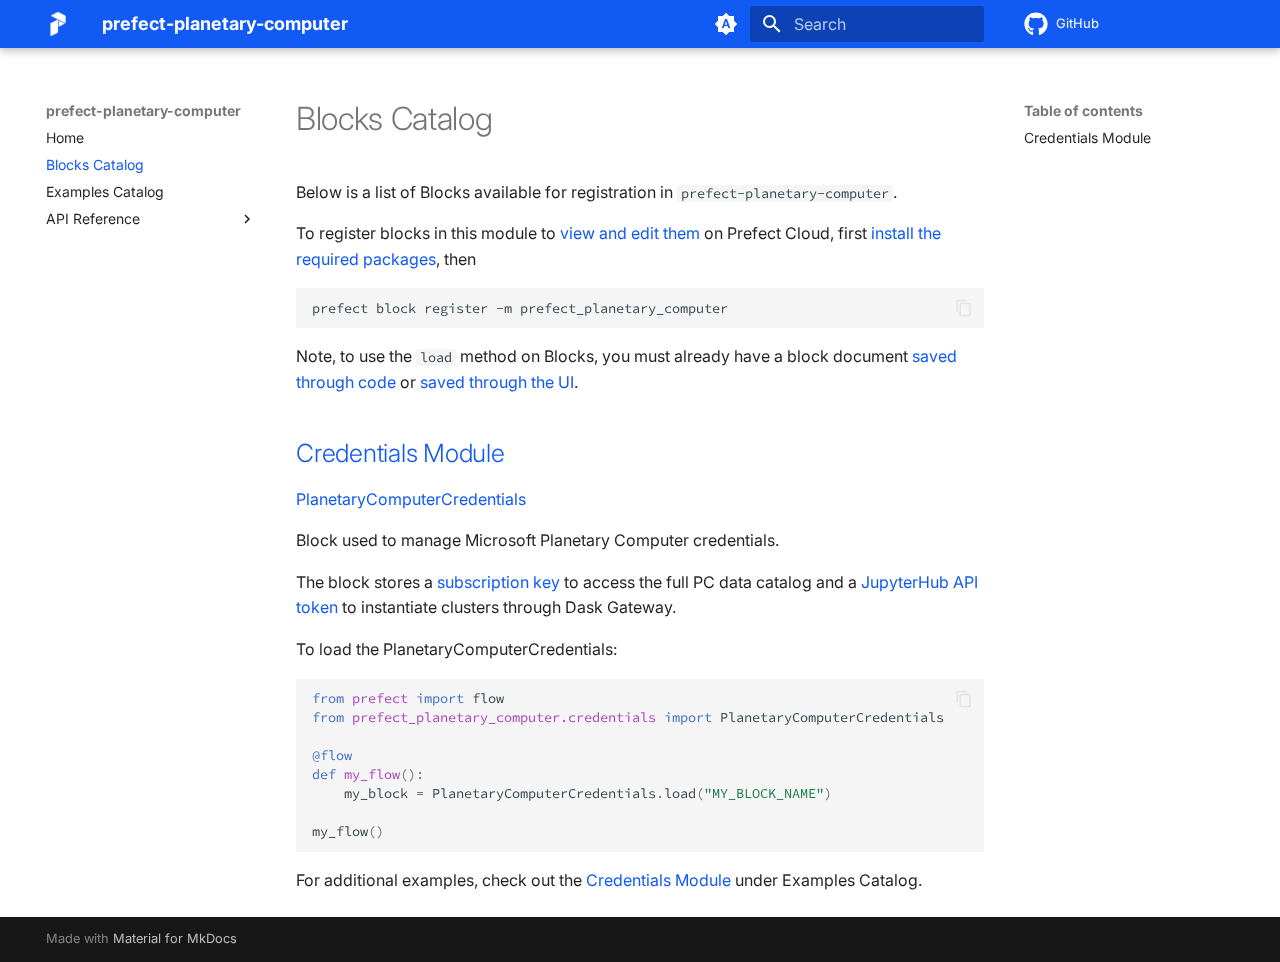
<file: blocks_catalog/index.html>
<!doctype html>
<html lang="en" class="no-js">
  <head>
    
      <meta charset="utf-8">
      <meta name="viewport" content="width=device-width,initial-scale=1">
      
      
      
        <link rel="canonical" href="https://giorgiobasile.github.io/prefect-planetary-computer/blocks_catalog/">
      
      
        <link rel="prev" href="..">
      
      
        <link rel="next" href="../examples_catalog/">
      
      
      <link rel="icon" href="../img/favicon.ico">
      <meta name="generator" content="mkdocs-1.6.0, mkdocs-material-9.5.29">
    
    
      
        <title>Blocks Catalog - prefect-planetary-computer</title>
      
    
    
      <link rel="stylesheet" href="../assets/stylesheets/main.76a95c52.min.css">
      
        
        <link rel="stylesheet" href="../assets/stylesheets/palette.06af60db.min.css">
      
      


    
    
      
    
    
      
        
        
        <link rel="preconnect" href="https://fonts.gstatic.com" crossorigin>
        <link rel="stylesheet" href="https://fonts.googleapis.com/css?family=Inter:300,300i,400,400i,700,700i%7CSource+Code+Pro:400,400i,700,700i&display=fallback">
        <style>:root{--md-text-font:"Inter";--md-code-font:"Source Code Pro"}</style>
      
    
    
      <link rel="stylesheet" href="../assets/_mkdocstrings.css">
    
      <link rel="stylesheet" href="../stylesheets/extra.css">
    
    <script>__md_scope=new URL("..",location),__md_hash=e=>[...e].reduce((e,_)=>(e<<5)-e+_.charCodeAt(0),0),__md_get=(e,_=localStorage,t=__md_scope)=>JSON.parse(_.getItem(t.pathname+"."+e)),__md_set=(e,_,t=localStorage,a=__md_scope)=>{try{t.setItem(a.pathname+"."+e,JSON.stringify(_))}catch(e){}}</script>
    
      

    
    
    
  </head>
  
  
    
    
      
    
    
    
    
    <body dir="ltr" data-md-color-scheme="default" data-md-color-primary="indigo" data-md-color-accent="indigo">
  
    
    <input class="md-toggle" data-md-toggle="drawer" type="checkbox" id="__drawer" autocomplete="off">
    <input class="md-toggle" data-md-toggle="search" type="checkbox" id="__search" autocomplete="off">
    <label class="md-overlay" for="__drawer"></label>
    <div data-md-component="skip">
      
        
        <a href="#credentials-module" class="md-skip">
          Skip to content
        </a>
      
    </div>
    <div data-md-component="announce">
      
    </div>
    
    
      

  

<header class="md-header md-header--shadow" data-md-component="header">
  <nav class="md-header__inner md-grid" aria-label="Header">
    <a href=".." title="prefect-planetary-computer" class="md-header__button md-logo" aria-label="prefect-planetary-computer" data-md-component="logo">
      
  <img src="../img/prefect-logo-mark-solid-white-500.png" alt="logo">

    </a>
    <label class="md-header__button md-icon" for="__drawer">
      
      <svg xmlns="http://www.w3.org/2000/svg" viewBox="0 0 24 24"><path d="M3 6h18v2H3V6m0 5h18v2H3v-2m0 5h18v2H3v-2Z"/></svg>
    </label>
    <div class="md-header__title" data-md-component="header-title">
      <div class="md-header__ellipsis">
        <div class="md-header__topic">
          <span class="md-ellipsis">
            prefect-planetary-computer
          </span>
        </div>
        <div class="md-header__topic" data-md-component="header-topic">
          <span class="md-ellipsis">
            
              Blocks Catalog
            
          </span>
        </div>
      </div>
    </div>
    
      
        <form class="md-header__option" data-md-component="palette">
  
    
    
    
    <input class="md-option" data-md-color-media="(prefers-color-scheme)" data-md-color-scheme="default" data-md-color-primary="indigo" data-md-color-accent="indigo"  aria-label="Switch to light mode"  type="radio" name="__palette" id="__palette_0">
    
      <label class="md-header__button md-icon" title="Switch to light mode" for="__palette_1" hidden>
        <svg xmlns="http://www.w3.org/2000/svg" viewBox="0 0 24 24"><path d="m14.3 16-.7-2h-3.2l-.7 2H7.8L11 7h2l3.2 9h-1.9M20 8.69V4h-4.69L12 .69 8.69 4H4v4.69L.69 12 4 15.31V20h4.69L12 23.31 15.31 20H20v-4.69L23.31 12 20 8.69m-9.15 3.96h2.3L12 9l-1.15 3.65Z"/></svg>
      </label>
    
  
    
    
    
    <input class="md-option" data-md-color-media="(prefers-color-scheme: light)" data-md-color-scheme="default" data-md-color-primary="blue" data-md-color-accent="blue"  aria-label="Switch to dark mode"  type="radio" name="__palette" id="__palette_1">
    
      <label class="md-header__button md-icon" title="Switch to dark mode" for="__palette_2" hidden>
        <svg xmlns="http://www.w3.org/2000/svg" viewBox="0 0 24 24"><path d="M12 7a5 5 0 0 1 5 5 5 5 0 0 1-5 5 5 5 0 0 1-5-5 5 5 0 0 1 5-5m0 2a3 3 0 0 0-3 3 3 3 0 0 0 3 3 3 3 0 0 0 3-3 3 3 0 0 0-3-3m0-7 2.39 3.42C13.65 5.15 12.84 5 12 5c-.84 0-1.65.15-2.39.42L12 2M3.34 7l4.16-.35A7.2 7.2 0 0 0 5.94 8.5c-.44.74-.69 1.5-.83 2.29L3.34 7m.02 10 1.76-3.77a7.131 7.131 0 0 0 2.38 4.14L3.36 17M20.65 7l-1.77 3.79a7.023 7.023 0 0 0-2.38-4.15l4.15.36m-.01 10-4.14.36c.59-.51 1.12-1.14 1.54-1.86.42-.73.69-1.5.83-2.29L20.64 17M12 22l-2.41-3.44c.74.27 1.55.44 2.41.44.82 0 1.63-.17 2.37-.44L12 22Z"/></svg>
      </label>
    
  
    
    
    
    <input class="md-option" data-md-color-media="(prefers-color-scheme: dark)" data-md-color-scheme="slate" data-md-color-primary="blue" data-md-color-accent="blue"  aria-label="Switch to light mode"  type="radio" name="__palette" id="__palette_2">
    
      <label class="md-header__button md-icon" title="Switch to light mode" for="__palette_0" hidden>
        <svg xmlns="http://www.w3.org/2000/svg" viewBox="0 0 24 24"><path d="m17.75 4.09-2.53 1.94.91 3.06-2.63-1.81-2.63 1.81.91-3.06-2.53-1.94L12.44 4l1.06-3 1.06 3 3.19.09m3.5 6.91-1.64 1.25.59 1.98-1.7-1.17-1.7 1.17.59-1.98L15.75 11l2.06-.05L18.5 9l.69 1.95 2.06.05m-2.28 4.95c.83-.08 1.72 1.1 1.19 1.85-.32.45-.66.87-1.08 1.27C15.17 23 8.84 23 4.94 19.07c-3.91-3.9-3.91-10.24 0-14.14.4-.4.82-.76 1.27-1.08.75-.53 1.93.36 1.85 1.19-.27 2.86.69 5.83 2.89 8.02a9.96 9.96 0 0 0 8.02 2.89m-1.64 2.02a12.08 12.08 0 0 1-7.8-3.47c-2.17-2.19-3.33-5-3.49-7.82-2.81 3.14-2.7 7.96.31 10.98 3.02 3.01 7.84 3.12 10.98.31Z"/></svg>
      </label>
    
  
</form>
      
    
    
      <script>var media,input,key,value,palette=__md_get("__palette");if(palette&&palette.color){"(prefers-color-scheme)"===palette.color.media&&(media=matchMedia("(prefers-color-scheme: light)"),input=document.querySelector(media.matches?"[data-md-color-media='(prefers-color-scheme: light)']":"[data-md-color-media='(prefers-color-scheme: dark)']"),palette.color.media=input.getAttribute("data-md-color-media"),palette.color.scheme=input.getAttribute("data-md-color-scheme"),palette.color.primary=input.getAttribute("data-md-color-primary"),palette.color.accent=input.getAttribute("data-md-color-accent"));for([key,value]of Object.entries(palette.color))document.body.setAttribute("data-md-color-"+key,value)}</script>
    
    
    
      <label class="md-header__button md-icon" for="__search">
        
        <svg xmlns="http://www.w3.org/2000/svg" viewBox="0 0 24 24"><path d="M9.5 3A6.5 6.5 0 0 1 16 9.5c0 1.61-.59 3.09-1.56 4.23l.27.27h.79l5 5-1.5 1.5-5-5v-.79l-.27-.27A6.516 6.516 0 0 1 9.5 16 6.5 6.5 0 0 1 3 9.5 6.5 6.5 0 0 1 9.5 3m0 2C7 5 5 7 5 9.5S7 14 9.5 14 14 12 14 9.5 12 5 9.5 5Z"/></svg>
      </label>
      <div class="md-search" data-md-component="search" role="dialog">
  <label class="md-search__overlay" for="__search"></label>
  <div class="md-search__inner" role="search">
    <form class="md-search__form" name="search">
      <input type="text" class="md-search__input" name="query" aria-label="Search" placeholder="Search" autocapitalize="off" autocorrect="off" autocomplete="off" spellcheck="false" data-md-component="search-query" required>
      <label class="md-search__icon md-icon" for="__search">
        
        <svg xmlns="http://www.w3.org/2000/svg" viewBox="0 0 24 24"><path d="M9.5 3A6.5 6.5 0 0 1 16 9.5c0 1.61-.59 3.09-1.56 4.23l.27.27h.79l5 5-1.5 1.5-5-5v-.79l-.27-.27A6.516 6.516 0 0 1 9.5 16 6.5 6.5 0 0 1 3 9.5 6.5 6.5 0 0 1 9.5 3m0 2C7 5 5 7 5 9.5S7 14 9.5 14 14 12 14 9.5 12 5 9.5 5Z"/></svg>
        
        <svg xmlns="http://www.w3.org/2000/svg" viewBox="0 0 24 24"><path d="M20 11v2H8l5.5 5.5-1.42 1.42L4.16 12l7.92-7.92L13.5 5.5 8 11h12Z"/></svg>
      </label>
      <nav class="md-search__options" aria-label="Search">
        
        <button type="reset" class="md-search__icon md-icon" title="Clear" aria-label="Clear" tabindex="-1">
          
          <svg xmlns="http://www.w3.org/2000/svg" viewBox="0 0 24 24"><path d="M19 6.41 17.59 5 12 10.59 6.41 5 5 6.41 10.59 12 5 17.59 6.41 19 12 13.41 17.59 19 19 17.59 13.41 12 19 6.41Z"/></svg>
        </button>
      </nav>
      
    </form>
    <div class="md-search__output">
      <div class="md-search__scrollwrap" tabindex="0" data-md-scrollfix>
        <div class="md-search-result" data-md-component="search-result">
          <div class="md-search-result__meta">
            Initializing search
          </div>
          <ol class="md-search-result__list" role="presentation"></ol>
        </div>
      </div>
    </div>
  </div>
</div>
    
    
      <div class="md-header__source">
        <a href="https://github.com/giorgiobasile/prefect-planetary-computer" title="Go to repository" class="md-source" data-md-component="source">
  <div class="md-source__icon md-icon">
    
    <svg xmlns="http://www.w3.org/2000/svg" viewBox="0 0 496 512"><!--! Font Awesome Free 6.5.2 by @fontawesome - https://fontawesome.com License - https://fontawesome.com/license/free (Icons: CC BY 4.0, Fonts: SIL OFL 1.1, Code: MIT License) Copyright 2024 Fonticons, Inc.--><path d="M165.9 397.4c0 2-2.3 3.6-5.2 3.6-3.3.3-5.6-1.3-5.6-3.6 0-2 2.3-3.6 5.2-3.6 3-.3 5.6 1.3 5.6 3.6zm-31.1-4.5c-.7 2 1.3 4.3 4.3 4.9 2.6 1 5.6 0 6.2-2s-1.3-4.3-4.3-5.2c-2.6-.7-5.5.3-6.2 2.3zm44.2-1.7c-2.9.7-4.9 2.6-4.6 4.9.3 2 2.9 3.3 5.9 2.6 2.9-.7 4.9-2.6 4.6-4.6-.3-1.9-3-3.2-5.9-2.9zM244.8 8C106.1 8 0 113.3 0 252c0 110.9 69.8 205.8 169.5 239.2 12.8 2.3 17.3-5.6 17.3-12.1 0-6.2-.3-40.4-.3-61.4 0 0-70 15-84.7-29.8 0 0-11.4-29.1-27.8-36.6 0 0-22.9-15.7 1.6-15.4 0 0 24.9 2 38.6 25.8 21.9 38.6 58.6 27.5 72.9 20.9 2.3-16 8.8-27.1 16-33.7-55.9-6.2-112.3-14.3-112.3-110.5 0-27.5 7.6-41.3 23.6-58.9-2.6-6.5-11.1-33.3 2.6-67.9 20.9-6.5 69 27 69 27 20-5.6 41.5-8.5 62.8-8.5s42.8 2.9 62.8 8.5c0 0 48.1-33.6 69-27 13.7 34.7 5.2 61.4 2.6 67.9 16 17.7 25.8 31.5 25.8 58.9 0 96.5-58.9 104.2-114.8 110.5 9.2 7.9 17 22.9 17 46.4 0 33.7-.3 75.4-.3 83.6 0 6.5 4.6 14.4 17.3 12.1C428.2 457.8 496 362.9 496 252 496 113.3 383.5 8 244.8 8zM97.2 352.9c-1.3 1-1 3.3.7 5.2 1.6 1.6 3.9 2.3 5.2 1 1.3-1 1-3.3-.7-5.2-1.6-1.6-3.9-2.3-5.2-1zm-10.8-8.1c-.7 1.3.3 2.9 2.3 3.9 1.6 1 3.6.7 4.3-.7.7-1.3-.3-2.9-2.3-3.9-2-.6-3.6-.3-4.3.7zm32.4 35.6c-1.6 1.3-1 4.3 1.3 6.2 2.3 2.3 5.2 2.6 6.5 1 1.3-1.3.7-4.3-1.3-6.2-2.2-2.3-5.2-2.6-6.5-1zm-11.4-14.7c-1.6 1-1.6 3.6 0 5.9 1.6 2.3 4.3 3.3 5.6 2.3 1.6-1.3 1.6-3.9 0-6.2-1.4-2.3-4-3.3-5.6-2z"/></svg>
  </div>
  <div class="md-source__repository">
    GitHub
  </div>
</a>
      </div>
    
  </nav>
  
</header>
    
    <div class="md-container" data-md-component="container">
      
      
        
          
        
      
      <main class="md-main" data-md-component="main">
        <div class="md-main__inner md-grid">
          
            
              
              <div class="md-sidebar md-sidebar--primary" data-md-component="sidebar" data-md-type="navigation" >
                <div class="md-sidebar__scrollwrap">
                  <div class="md-sidebar__inner">
                    



<nav class="md-nav md-nav--primary" aria-label="Navigation" data-md-level="0">
  <label class="md-nav__title" for="__drawer">
    <a href=".." title="prefect-planetary-computer" class="md-nav__button md-logo" aria-label="prefect-planetary-computer" data-md-component="logo">
      
  <img src="../img/prefect-logo-mark-solid-white-500.png" alt="logo">

    </a>
    prefect-planetary-computer
  </label>
  
    <div class="md-nav__source">
      <a href="https://github.com/giorgiobasile/prefect-planetary-computer" title="Go to repository" class="md-source" data-md-component="source">
  <div class="md-source__icon md-icon">
    
    <svg xmlns="http://www.w3.org/2000/svg" viewBox="0 0 496 512"><!--! Font Awesome Free 6.5.2 by @fontawesome - https://fontawesome.com License - https://fontawesome.com/license/free (Icons: CC BY 4.0, Fonts: SIL OFL 1.1, Code: MIT License) Copyright 2024 Fonticons, Inc.--><path d="M165.9 397.4c0 2-2.3 3.6-5.2 3.6-3.3.3-5.6-1.3-5.6-3.6 0-2 2.3-3.6 5.2-3.6 3-.3 5.6 1.3 5.6 3.6zm-31.1-4.5c-.7 2 1.3 4.3 4.3 4.9 2.6 1 5.6 0 6.2-2s-1.3-4.3-4.3-5.2c-2.6-.7-5.5.3-6.2 2.3zm44.2-1.7c-2.9.7-4.9 2.6-4.6 4.9.3 2 2.9 3.3 5.9 2.6 2.9-.7 4.9-2.6 4.6-4.6-.3-1.9-3-3.2-5.9-2.9zM244.8 8C106.1 8 0 113.3 0 252c0 110.9 69.8 205.8 169.5 239.2 12.8 2.3 17.3-5.6 17.3-12.1 0-6.2-.3-40.4-.3-61.4 0 0-70 15-84.7-29.8 0 0-11.4-29.1-27.8-36.6 0 0-22.9-15.7 1.6-15.4 0 0 24.9 2 38.6 25.8 21.9 38.6 58.6 27.5 72.9 20.9 2.3-16 8.8-27.1 16-33.7-55.9-6.2-112.3-14.3-112.3-110.5 0-27.5 7.6-41.3 23.6-58.9-2.6-6.5-11.1-33.3 2.6-67.9 20.9-6.5 69 27 69 27 20-5.6 41.5-8.5 62.8-8.5s42.8 2.9 62.8 8.5c0 0 48.1-33.6 69-27 13.7 34.7 5.2 61.4 2.6 67.9 16 17.7 25.8 31.5 25.8 58.9 0 96.5-58.9 104.2-114.8 110.5 9.2 7.9 17 22.9 17 46.4 0 33.7-.3 75.4-.3 83.6 0 6.5 4.6 14.4 17.3 12.1C428.2 457.8 496 362.9 496 252 496 113.3 383.5 8 244.8 8zM97.2 352.9c-1.3 1-1 3.3.7 5.2 1.6 1.6 3.9 2.3 5.2 1 1.3-1 1-3.3-.7-5.2-1.6-1.6-3.9-2.3-5.2-1zm-10.8-8.1c-.7 1.3.3 2.9 2.3 3.9 1.6 1 3.6.7 4.3-.7.7-1.3-.3-2.9-2.3-3.9-2-.6-3.6-.3-4.3.7zm32.4 35.6c-1.6 1.3-1 4.3 1.3 6.2 2.3 2.3 5.2 2.6 6.5 1 1.3-1.3.7-4.3-1.3-6.2-2.2-2.3-5.2-2.6-6.5-1zm-11.4-14.7c-1.6 1-1.6 3.6 0 5.9 1.6 2.3 4.3 3.3 5.6 2.3 1.6-1.3 1.6-3.9 0-6.2-1.4-2.3-4-3.3-5.6-2z"/></svg>
  </div>
  <div class="md-source__repository">
    GitHub
  </div>
</a>
    </div>
  
  <ul class="md-nav__list" data-md-scrollfix>
    
      
      
  
  
  
  
    <li class="md-nav__item">
      <a href=".." class="md-nav__link">
        
  
  <span class="md-ellipsis">
    Home
  </span>
  

      </a>
    </li>
  

    
      
      
  
  
    
  
  
  
    <li class="md-nav__item md-nav__item--active">
      
      <input class="md-nav__toggle md-toggle" type="checkbox" id="__toc">
      
      
      
        <label class="md-nav__link md-nav__link--active" for="__toc">
          
  
  <span class="md-ellipsis">
    Blocks Catalog
  </span>
  

          <span class="md-nav__icon md-icon"></span>
        </label>
      
      <a href="./" class="md-nav__link md-nav__link--active">
        
  
  <span class="md-ellipsis">
    Blocks Catalog
  </span>
  

      </a>
      
        

<nav class="md-nav md-nav--secondary" aria-label="Table of contents">
  
  
  
  
    <label class="md-nav__title" for="__toc">
      <span class="md-nav__icon md-icon"></span>
      Table of contents
    </label>
    <ul class="md-nav__list" data-md-component="toc" data-md-scrollfix>
      
        <li class="md-nav__item">
  <a href="#credentials-module" class="md-nav__link">
    <span class="md-ellipsis">
      Credentials Module
    </span>
  </a>
  
</li>
      
    </ul>
  
</nav>
      
    </li>
  

    
      
      
  
  
  
  
    <li class="md-nav__item">
      <a href="../examples_catalog/" class="md-nav__link">
        
  
  <span class="md-ellipsis">
    Examples Catalog
  </span>
  

      </a>
    </li>
  

    
      
      
  
  
  
  
    
    
    
    
    <li class="md-nav__item md-nav__item--nested">
      
        
        
        <input class="md-nav__toggle md-toggle " type="checkbox" id="__nav_4" >
        
          
          <label class="md-nav__link" for="__nav_4" id="__nav_4_label" tabindex="0">
            
  
  <span class="md-ellipsis">
    API Reference
  </span>
  

            <span class="md-nav__icon md-icon"></span>
          </label>
        
        <nav class="md-nav" data-md-level="1" aria-labelledby="__nav_4_label" aria-expanded="false">
          <label class="md-nav__title" for="__nav_4">
            <span class="md-nav__icon md-icon"></span>
            API Reference
          </label>
          <ul class="md-nav__list" data-md-scrollfix>
            
              
                
  
  
  
  
    <li class="md-nav__item">
      <a href="../credentials/" class="md-nav__link">
        
  
  <span class="md-ellipsis">
    Credentials
  </span>
  

      </a>
    </li>
  

              
            
          </ul>
        </nav>
      
    </li>
  

    
  </ul>
</nav>
                  </div>
                </div>
              </div>
            
            
              
              <div class="md-sidebar md-sidebar--secondary" data-md-component="sidebar" data-md-type="toc" >
                <div class="md-sidebar__scrollwrap">
                  <div class="md-sidebar__inner">
                    

<nav class="md-nav md-nav--secondary" aria-label="Table of contents">
  
  
  
  
    <label class="md-nav__title" for="__toc">
      <span class="md-nav__icon md-icon"></span>
      Table of contents
    </label>
    <ul class="md-nav__list" data-md-component="toc" data-md-scrollfix>
      
        <li class="md-nav__item">
  <a href="#credentials-module" class="md-nav__link">
    <span class="md-ellipsis">
      Credentials Module
    </span>
  </a>
  
</li>
      
    </ul>
  
</nav>
                  </div>
                </div>
              </div>
            
          
          
            <div class="md-content" data-md-component="content">
              <article class="md-content__inner md-typeset">
                
                  


  <h1>Blocks Catalog</h1>

<p>Below is a list of Blocks available for registration in
<code>prefect-planetary-computer</code>.</p>
<p>To register blocks in this module to
<a href="https://docs.prefect.io/ui/blocks/">view and edit them</a>
on Prefect Cloud, first <a href="https://giorgiobasile.github.io/prefect-planetary-computer/#installation">install the required packages</a>,
then
<div class="highlight"><pre><span></span><code>prefect<span class="w"> </span>block<span class="w"> </span>register<span class="w"> </span>-m<span class="w"> </span>prefect_planetary_computer
</code></pre></div>
Note, to use the <code>load</code> method on Blocks, you must already have a block document <a href="https://docs.prefect.io/concepts/blocks/#saving-blocks">saved through code</a> or <a href="https://docs.prefect.io/ui/blocks/">saved through the UI</a>.</p>
<h2 id="credentials-module"><a class="autorefs autorefs-internal" href="../credentials/#prefect_planetary_computer.credentials">Credentials Module</a></h2>
<p><a class="autorefs autorefs-internal" href="../credentials/#prefect_planetary_computer.credentials.PlanetaryComputerCredentials">PlanetaryComputerCredentials</a></p>
<p>Block used to manage Microsoft Planetary Computer credentials.</p>
<p>The block stores a <a href="https://planetarycomputer.microsoft.com/docs/concepts/sas#when-an-account-is-needed">subscription key</a>
to access the full PC data catalog and a
<a href="https://planetarycomputer.microsoft.com/docs/concepts/computing/#request-a-token-from-jupyterhub">JupyterHub API token</a>
to instantiate clusters through Dask Gateway.</p>
<p>To load the PlanetaryComputerCredentials:
<div class="highlight"><pre><span></span><code><span class="kn">from</span> <span class="nn">prefect</span> <span class="kn">import</span> <span class="n">flow</span>
<span class="kn">from</span> <span class="nn">prefect_planetary_computer.credentials</span> <span class="kn">import</span> <span class="n">PlanetaryComputerCredentials</span>

<span class="nd">@flow</span>
<span class="k">def</span> <span class="nf">my_flow</span><span class="p">():</span>
    <span class="n">my_block</span> <span class="o">=</span> <span class="n">PlanetaryComputerCredentials</span><span class="o">.</span><span class="n">load</span><span class="p">(</span><span class="s2">&quot;MY_BLOCK_NAME&quot;</span><span class="p">)</span>

<span class="n">my_flow</span><span class="p">()</span>
</code></pre></div>
For additional examples, check out the <a href="../examples_catalog/#credentials-module">Credentials Module</a> under Examples Catalog.</p>












                
              </article>
            </div>
          
          
<script>var target=document.getElementById(location.hash.slice(1));target&&target.name&&(target.checked=target.name.startsWith("__tabbed_"))</script>
        </div>
        
      </main>
      
        <footer class="md-footer">
  
  <div class="md-footer-meta md-typeset">
    <div class="md-footer-meta__inner md-grid">
      <div class="md-copyright">
  
  
    Made with
    <a href="https://squidfunk.github.io/mkdocs-material/" target="_blank" rel="noopener">
      Material for MkDocs
    </a>
  
</div>
      
    </div>
  </div>
</footer>
      
    </div>
    <div class="md-dialog" data-md-component="dialog">
      <div class="md-dialog__inner md-typeset"></div>
    </div>
    
    
    <script id="__config" type="application/json">{"base": "..", "features": ["content.code.copy", "content.code.annotate"], "search": "../assets/javascripts/workers/search.b8dbb3d2.min.js", "translations": {"clipboard.copied": "Copied to clipboard", "clipboard.copy": "Copy to clipboard", "search.result.more.one": "1 more on this page", "search.result.more.other": "# more on this page", "search.result.none": "No matching documents", "search.result.one": "1 matching document", "search.result.other": "# matching documents", "search.result.placeholder": "Type to start searching", "search.result.term.missing": "Missing", "select.version": "Select version"}}</script>
    
    
      <script src="../assets/javascripts/bundle.fe8b6f2b.min.js"></script>
      
    
  </body>
</html>
</file>
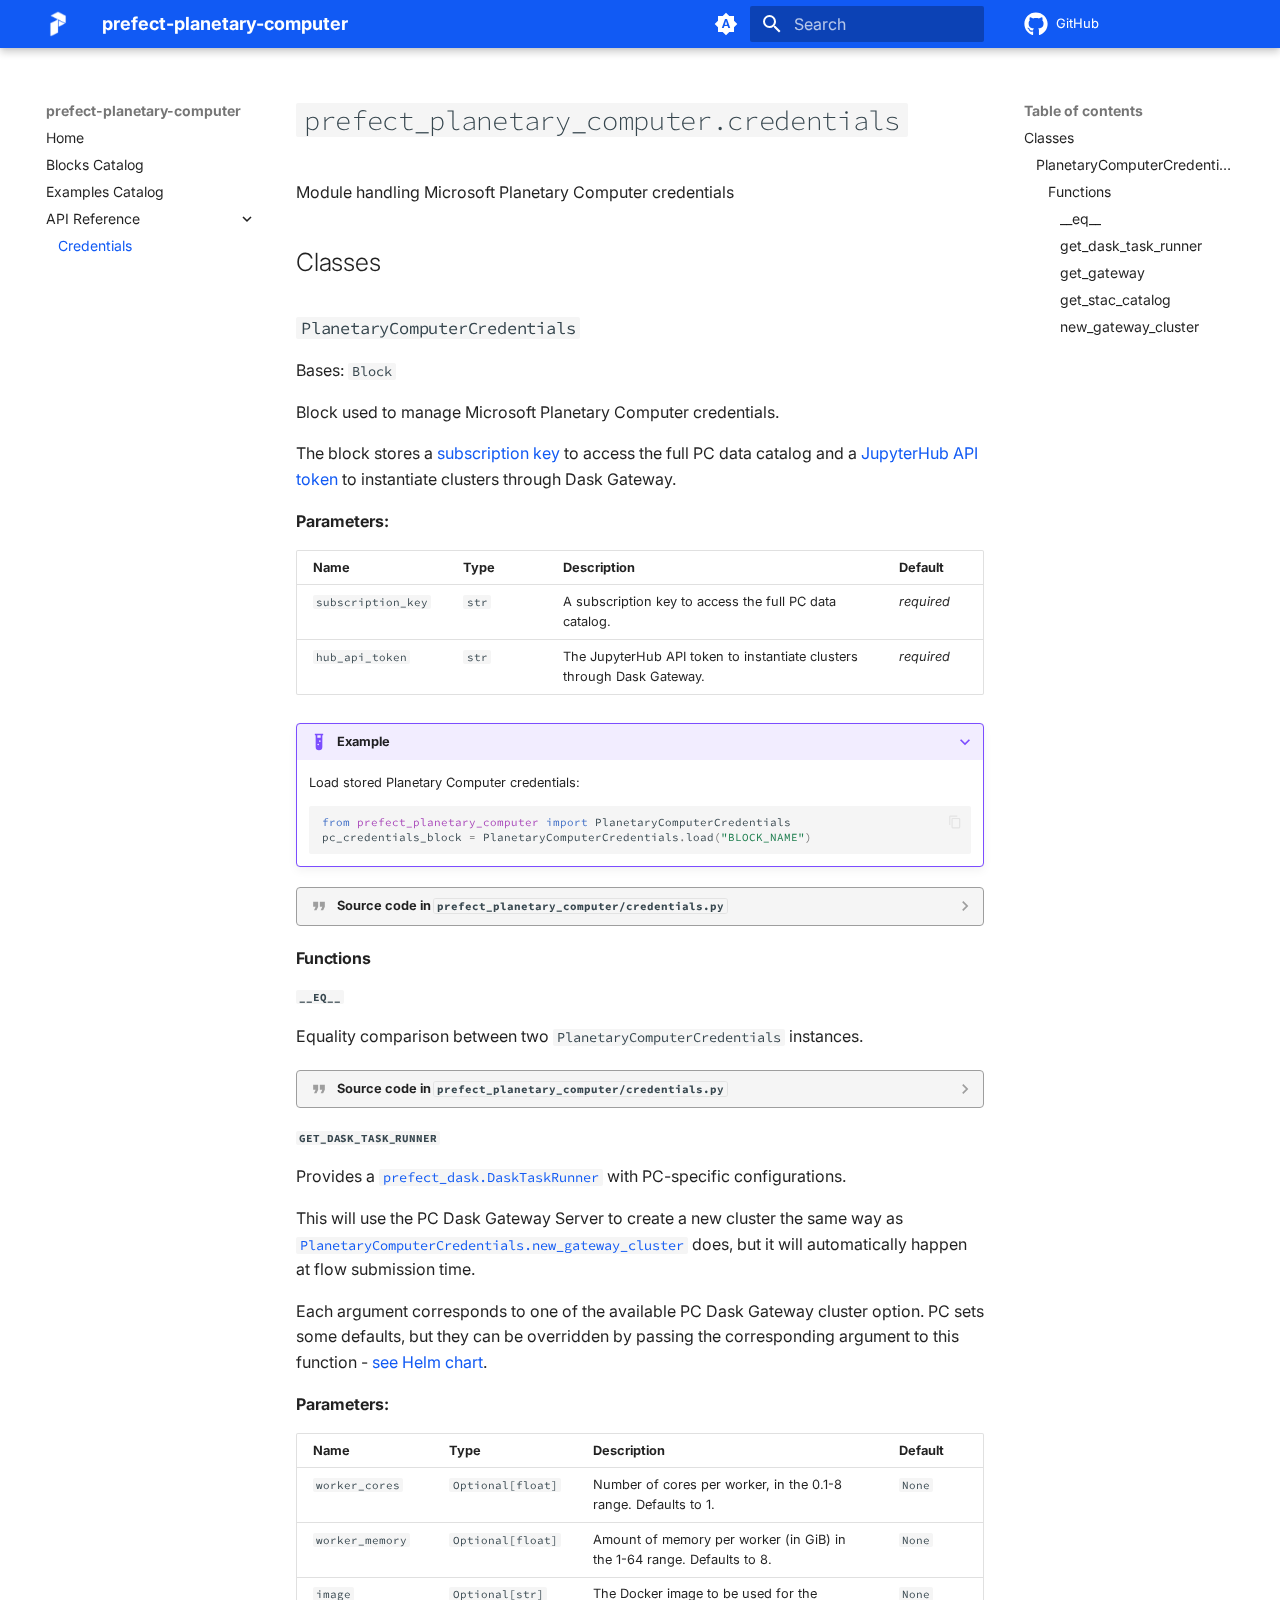
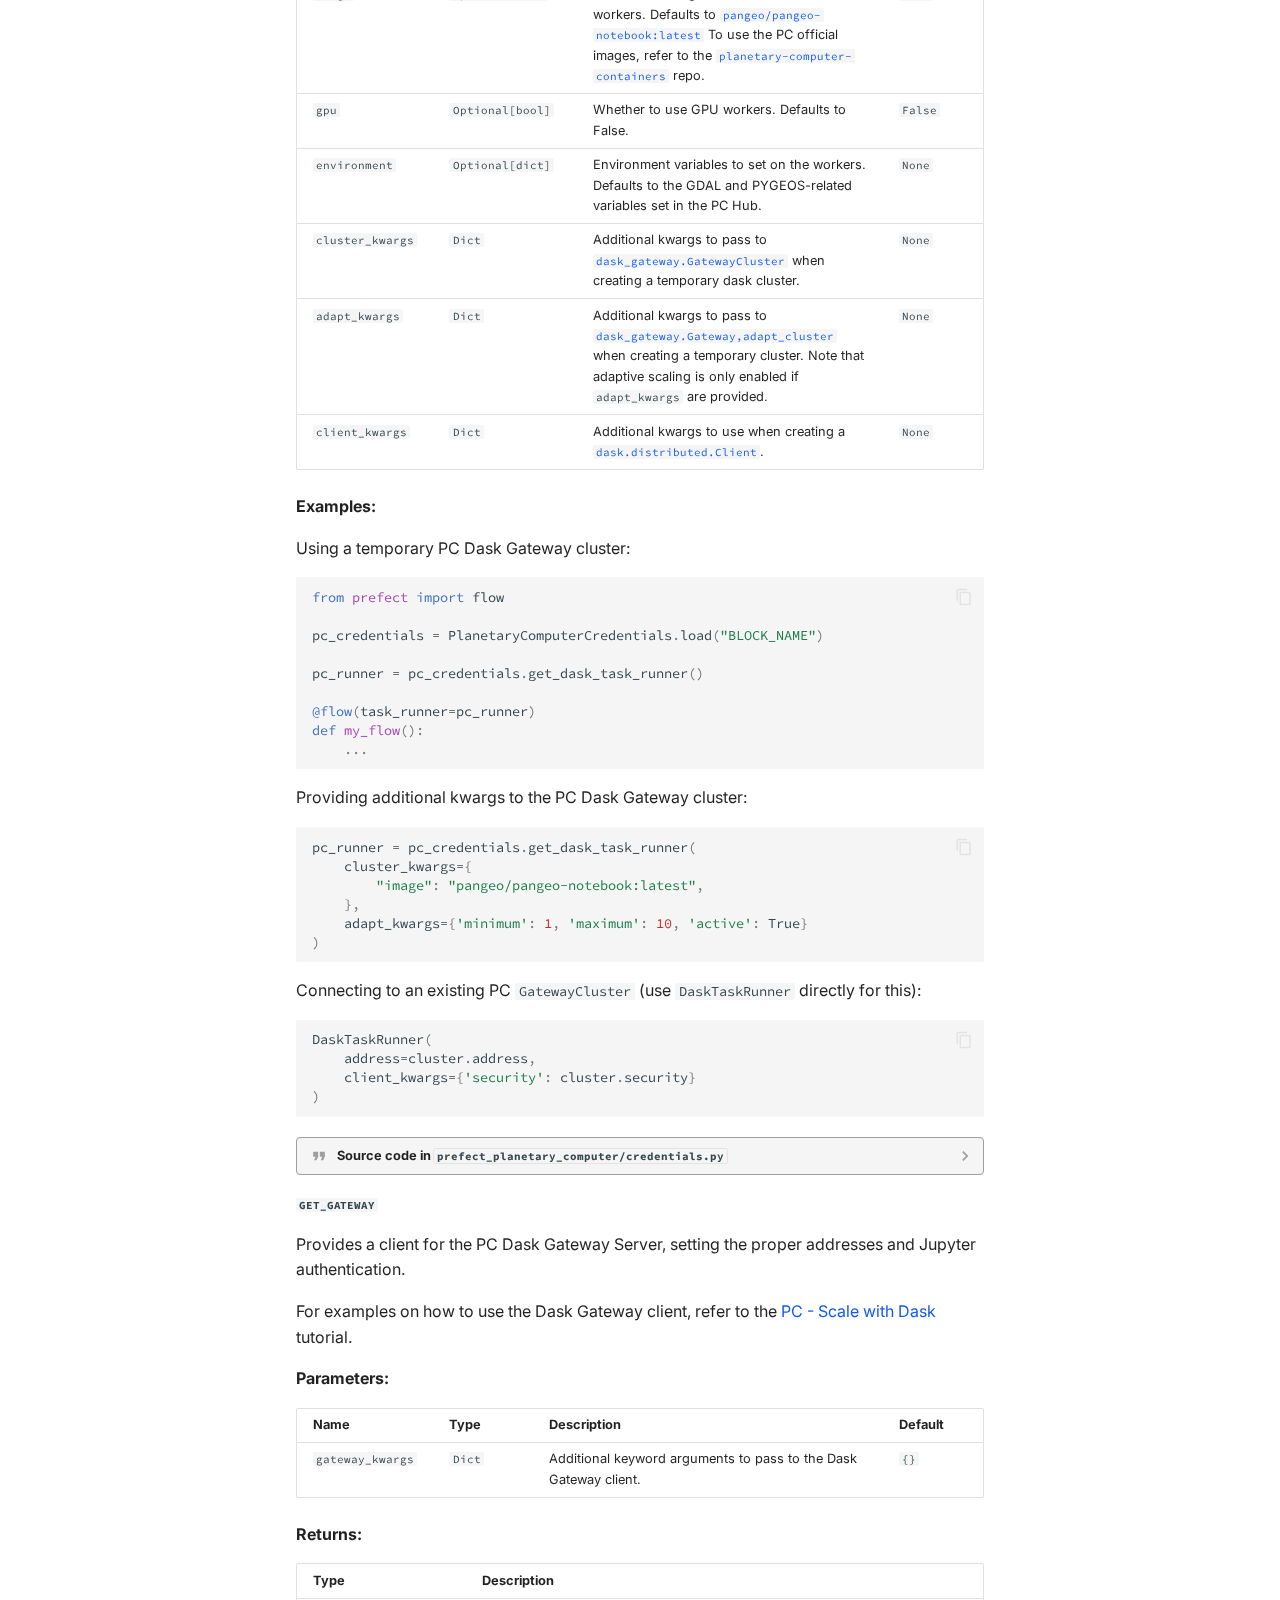
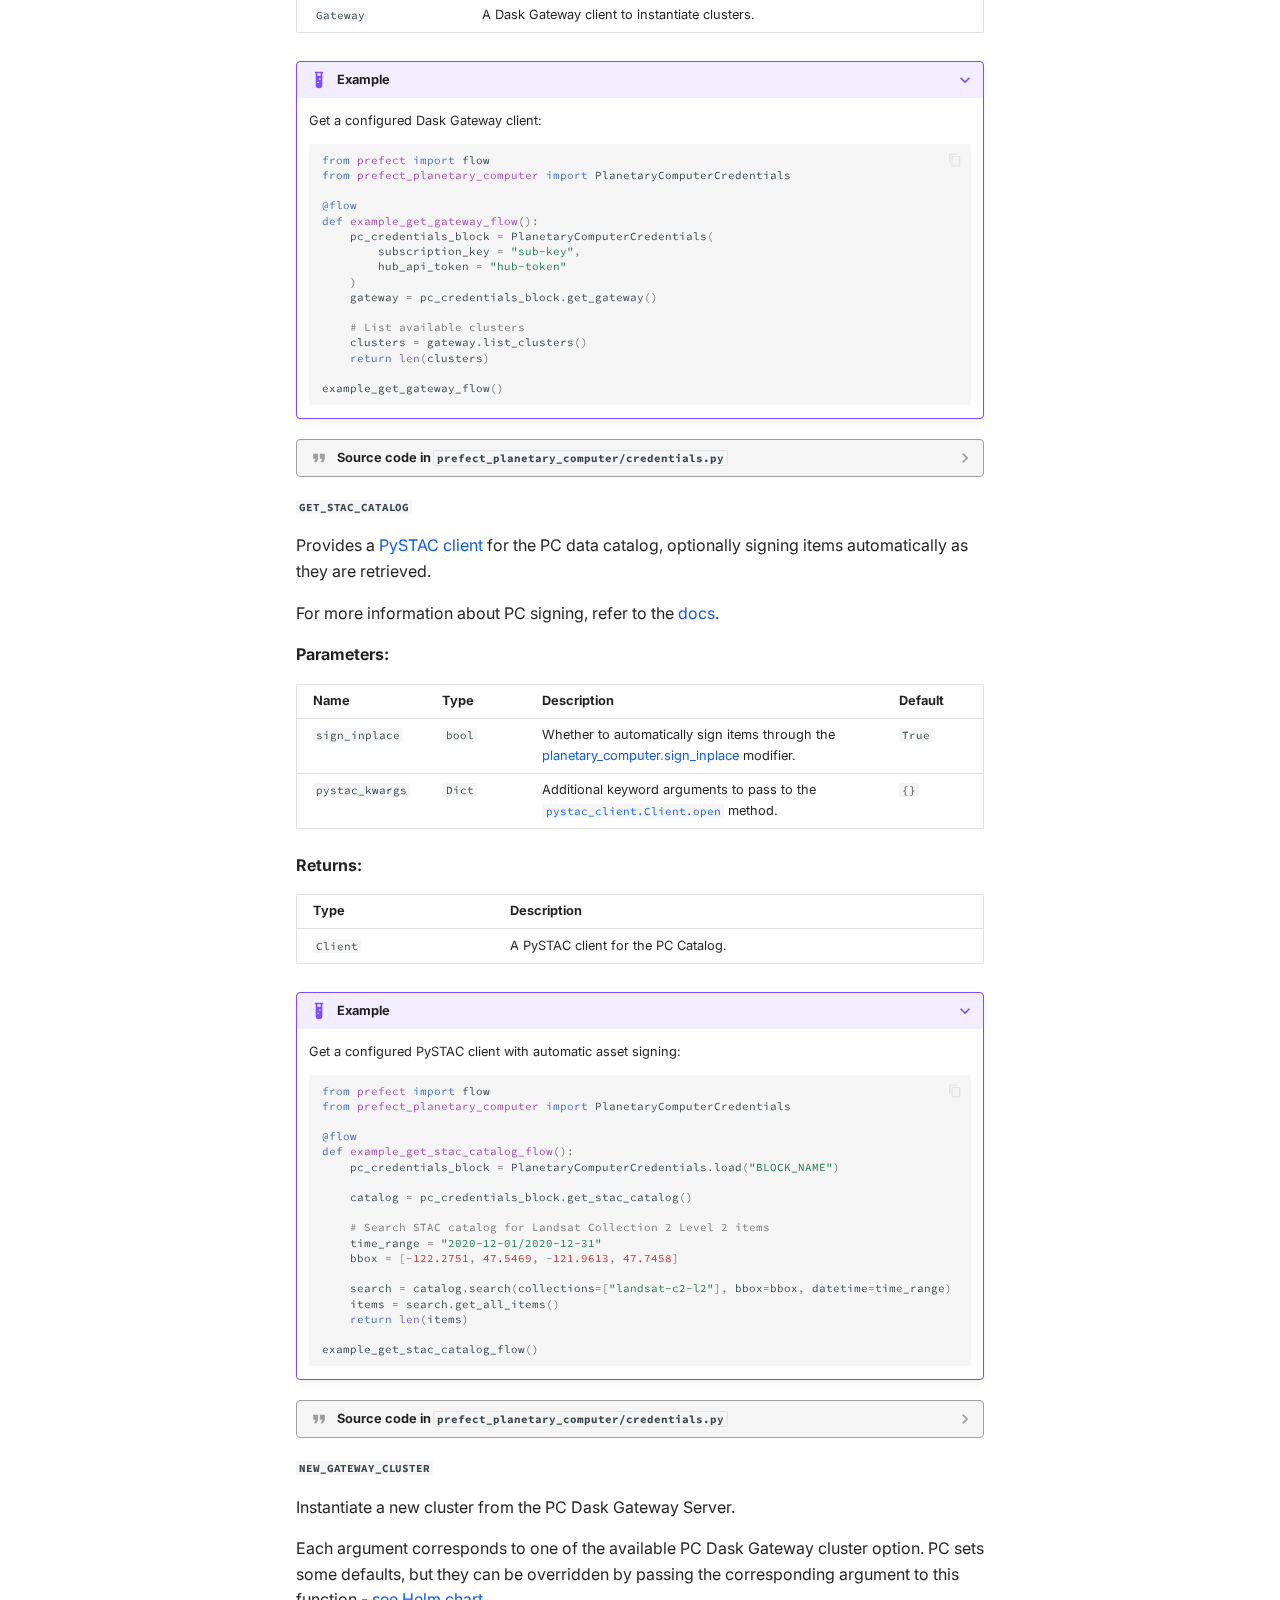
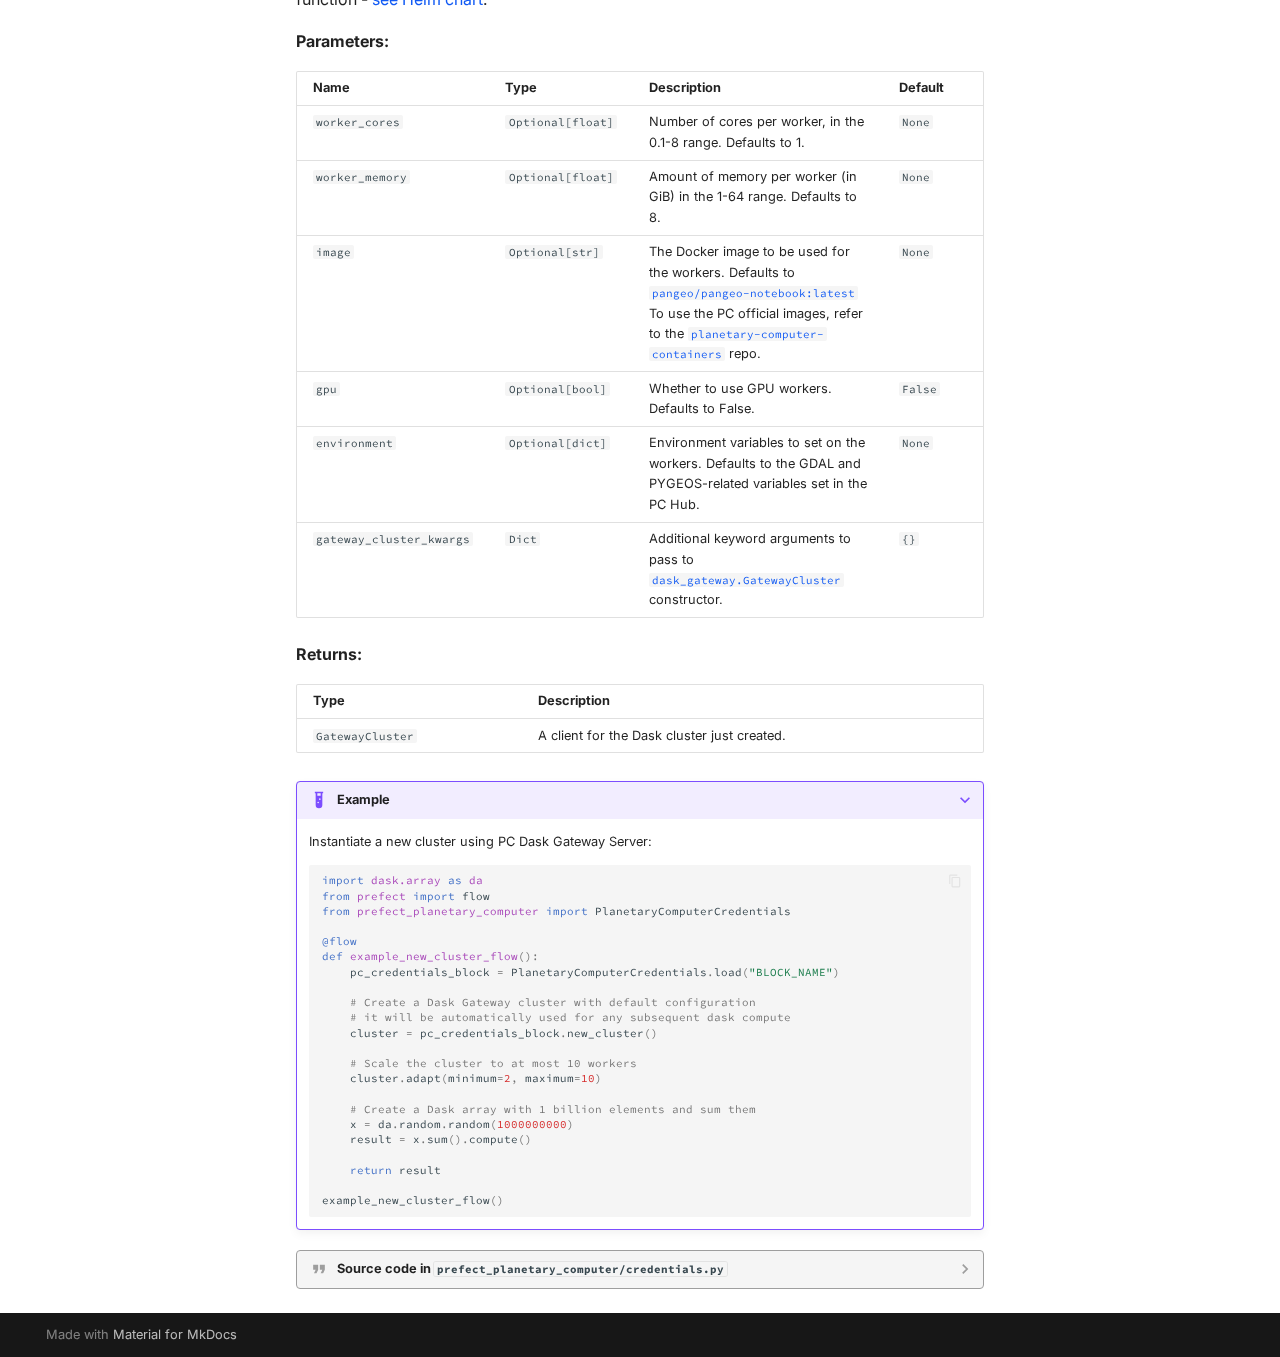
<file: credentials/index.html>
<!doctype html>
<html lang="en" class="no-js">
  <head>
    
      <meta charset="utf-8">
      <meta name="viewport" content="width=device-width,initial-scale=1">
      
      
      
        <link rel="canonical" href="https://giorgiobasile.github.io/prefect-planetary-computer/credentials/">
      
      
        <link rel="prev" href="../examples_catalog/">
      
      
      
      <link rel="icon" href="../img/favicon.ico">
      <meta name="generator" content="mkdocs-1.6.0, mkdocs-material-9.5.29">
    
    
      
        <title>Credentials - prefect-planetary-computer</title>
      
    
    
      <link rel="stylesheet" href="../assets/stylesheets/main.76a95c52.min.css">
      
        
        <link rel="stylesheet" href="../assets/stylesheets/palette.06af60db.min.css">
      
      


    
    
      
    
    
      
        
        
        <link rel="preconnect" href="https://fonts.gstatic.com" crossorigin>
        <link rel="stylesheet" href="https://fonts.googleapis.com/css?family=Inter:300,300i,400,400i,700,700i%7CSource+Code+Pro:400,400i,700,700i&display=fallback">
        <style>:root{--md-text-font:"Inter";--md-code-font:"Source Code Pro"}</style>
      
    
    
      <link rel="stylesheet" href="../assets/_mkdocstrings.css">
    
      <link rel="stylesheet" href="../stylesheets/extra.css">
    
    <script>__md_scope=new URL("..",location),__md_hash=e=>[...e].reduce((e,_)=>(e<<5)-e+_.charCodeAt(0),0),__md_get=(e,_=localStorage,t=__md_scope)=>JSON.parse(_.getItem(t.pathname+"."+e)),__md_set=(e,_,t=localStorage,a=__md_scope)=>{try{t.setItem(a.pathname+"."+e,JSON.stringify(_))}catch(e){}}</script>
    
      

    
    
    
  </head>
  
  
    
    
      
    
    
    
    
    <body dir="ltr" data-md-color-scheme="default" data-md-color-primary="indigo" data-md-color-accent="indigo">
  
    
    <input class="md-toggle" data-md-toggle="drawer" type="checkbox" id="__drawer" autocomplete="off">
    <input class="md-toggle" data-md-toggle="search" type="checkbox" id="__search" autocomplete="off">
    <label class="md-overlay" for="__drawer"></label>
    <div data-md-component="skip">
      
        
        <a href="#prefect_planetary_computer.credentials" class="md-skip">
          Skip to content
        </a>
      
    </div>
    <div data-md-component="announce">
      
    </div>
    
    
      

  

<header class="md-header md-header--shadow" data-md-component="header">
  <nav class="md-header__inner md-grid" aria-label="Header">
    <a href=".." title="prefect-planetary-computer" class="md-header__button md-logo" aria-label="prefect-planetary-computer" data-md-component="logo">
      
  <img src="../img/prefect-logo-mark-solid-white-500.png" alt="logo">

    </a>
    <label class="md-header__button md-icon" for="__drawer">
      
      <svg xmlns="http://www.w3.org/2000/svg" viewBox="0 0 24 24"><path d="M3 6h18v2H3V6m0 5h18v2H3v-2m0 5h18v2H3v-2Z"/></svg>
    </label>
    <div class="md-header__title" data-md-component="header-title">
      <div class="md-header__ellipsis">
        <div class="md-header__topic">
          <span class="md-ellipsis">
            prefect-planetary-computer
          </span>
        </div>
        <div class="md-header__topic" data-md-component="header-topic">
          <span class="md-ellipsis">
            
              Credentials
            
          </span>
        </div>
      </div>
    </div>
    
      
        <form class="md-header__option" data-md-component="palette">
  
    
    
    
    <input class="md-option" data-md-color-media="(prefers-color-scheme)" data-md-color-scheme="default" data-md-color-primary="indigo" data-md-color-accent="indigo"  aria-label="Switch to light mode"  type="radio" name="__palette" id="__palette_0">
    
      <label class="md-header__button md-icon" title="Switch to light mode" for="__palette_1" hidden>
        <svg xmlns="http://www.w3.org/2000/svg" viewBox="0 0 24 24"><path d="m14.3 16-.7-2h-3.2l-.7 2H7.8L11 7h2l3.2 9h-1.9M20 8.69V4h-4.69L12 .69 8.69 4H4v4.69L.69 12 4 15.31V20h4.69L12 23.31 15.31 20H20v-4.69L23.31 12 20 8.69m-9.15 3.96h2.3L12 9l-1.15 3.65Z"/></svg>
      </label>
    
  
    
    
    
    <input class="md-option" data-md-color-media="(prefers-color-scheme: light)" data-md-color-scheme="default" data-md-color-primary="blue" data-md-color-accent="blue"  aria-label="Switch to dark mode"  type="radio" name="__palette" id="__palette_1">
    
      <label class="md-header__button md-icon" title="Switch to dark mode" for="__palette_2" hidden>
        <svg xmlns="http://www.w3.org/2000/svg" viewBox="0 0 24 24"><path d="M12 7a5 5 0 0 1 5 5 5 5 0 0 1-5 5 5 5 0 0 1-5-5 5 5 0 0 1 5-5m0 2a3 3 0 0 0-3 3 3 3 0 0 0 3 3 3 3 0 0 0 3-3 3 3 0 0 0-3-3m0-7 2.39 3.42C13.65 5.15 12.84 5 12 5c-.84 0-1.65.15-2.39.42L12 2M3.34 7l4.16-.35A7.2 7.2 0 0 0 5.94 8.5c-.44.74-.69 1.5-.83 2.29L3.34 7m.02 10 1.76-3.77a7.131 7.131 0 0 0 2.38 4.14L3.36 17M20.65 7l-1.77 3.79a7.023 7.023 0 0 0-2.38-4.15l4.15.36m-.01 10-4.14.36c.59-.51 1.12-1.14 1.54-1.86.42-.73.69-1.5.83-2.29L20.64 17M12 22l-2.41-3.44c.74.27 1.55.44 2.41.44.82 0 1.63-.17 2.37-.44L12 22Z"/></svg>
      </label>
    
  
    
    
    
    <input class="md-option" data-md-color-media="(prefers-color-scheme: dark)" data-md-color-scheme="slate" data-md-color-primary="blue" data-md-color-accent="blue"  aria-label="Switch to light mode"  type="radio" name="__palette" id="__palette_2">
    
      <label class="md-header__button md-icon" title="Switch to light mode" for="__palette_0" hidden>
        <svg xmlns="http://www.w3.org/2000/svg" viewBox="0 0 24 24"><path d="m17.75 4.09-2.53 1.94.91 3.06-2.63-1.81-2.63 1.81.91-3.06-2.53-1.94L12.44 4l1.06-3 1.06 3 3.19.09m3.5 6.91-1.64 1.25.59 1.98-1.7-1.17-1.7 1.17.59-1.98L15.75 11l2.06-.05L18.5 9l.69 1.95 2.06.05m-2.28 4.95c.83-.08 1.72 1.1 1.19 1.85-.32.45-.66.87-1.08 1.27C15.17 23 8.84 23 4.94 19.07c-3.91-3.9-3.91-10.24 0-14.14.4-.4.82-.76 1.27-1.08.75-.53 1.93.36 1.85 1.19-.27 2.86.69 5.83 2.89 8.02a9.96 9.96 0 0 0 8.02 2.89m-1.64 2.02a12.08 12.08 0 0 1-7.8-3.47c-2.17-2.19-3.33-5-3.49-7.82-2.81 3.14-2.7 7.96.31 10.98 3.02 3.01 7.84 3.12 10.98.31Z"/></svg>
      </label>
    
  
</form>
      
    
    
      <script>var media,input,key,value,palette=__md_get("__palette");if(palette&&palette.color){"(prefers-color-scheme)"===palette.color.media&&(media=matchMedia("(prefers-color-scheme: light)"),input=document.querySelector(media.matches?"[data-md-color-media='(prefers-color-scheme: light)']":"[data-md-color-media='(prefers-color-scheme: dark)']"),palette.color.media=input.getAttribute("data-md-color-media"),palette.color.scheme=input.getAttribute("data-md-color-scheme"),palette.color.primary=input.getAttribute("data-md-color-primary"),palette.color.accent=input.getAttribute("data-md-color-accent"));for([key,value]of Object.entries(palette.color))document.body.setAttribute("data-md-color-"+key,value)}</script>
    
    
    
      <label class="md-header__button md-icon" for="__search">
        
        <svg xmlns="http://www.w3.org/2000/svg" viewBox="0 0 24 24"><path d="M9.5 3A6.5 6.5 0 0 1 16 9.5c0 1.61-.59 3.09-1.56 4.23l.27.27h.79l5 5-1.5 1.5-5-5v-.79l-.27-.27A6.516 6.516 0 0 1 9.5 16 6.5 6.5 0 0 1 3 9.5 6.5 6.5 0 0 1 9.5 3m0 2C7 5 5 7 5 9.5S7 14 9.5 14 14 12 14 9.5 12 5 9.5 5Z"/></svg>
      </label>
      <div class="md-search" data-md-component="search" role="dialog">
  <label class="md-search__overlay" for="__search"></label>
  <div class="md-search__inner" role="search">
    <form class="md-search__form" name="search">
      <input type="text" class="md-search__input" name="query" aria-label="Search" placeholder="Search" autocapitalize="off" autocorrect="off" autocomplete="off" spellcheck="false" data-md-component="search-query" required>
      <label class="md-search__icon md-icon" for="__search">
        
        <svg xmlns="http://www.w3.org/2000/svg" viewBox="0 0 24 24"><path d="M9.5 3A6.5 6.5 0 0 1 16 9.5c0 1.61-.59 3.09-1.56 4.23l.27.27h.79l5 5-1.5 1.5-5-5v-.79l-.27-.27A6.516 6.516 0 0 1 9.5 16 6.5 6.5 0 0 1 3 9.5 6.5 6.5 0 0 1 9.5 3m0 2C7 5 5 7 5 9.5S7 14 9.5 14 14 12 14 9.5 12 5 9.5 5Z"/></svg>
        
        <svg xmlns="http://www.w3.org/2000/svg" viewBox="0 0 24 24"><path d="M20 11v2H8l5.5 5.5-1.42 1.42L4.16 12l7.92-7.92L13.5 5.5 8 11h12Z"/></svg>
      </label>
      <nav class="md-search__options" aria-label="Search">
        
        <button type="reset" class="md-search__icon md-icon" title="Clear" aria-label="Clear" tabindex="-1">
          
          <svg xmlns="http://www.w3.org/2000/svg" viewBox="0 0 24 24"><path d="M19 6.41 17.59 5 12 10.59 6.41 5 5 6.41 10.59 12 5 17.59 6.41 19 12 13.41 17.59 19 19 17.59 13.41 12 19 6.41Z"/></svg>
        </button>
      </nav>
      
    </form>
    <div class="md-search__output">
      <div class="md-search__scrollwrap" tabindex="0" data-md-scrollfix>
        <div class="md-search-result" data-md-component="search-result">
          <div class="md-search-result__meta">
            Initializing search
          </div>
          <ol class="md-search-result__list" role="presentation"></ol>
        </div>
      </div>
    </div>
  </div>
</div>
    
    
      <div class="md-header__source">
        <a href="https://github.com/giorgiobasile/prefect-planetary-computer" title="Go to repository" class="md-source" data-md-component="source">
  <div class="md-source__icon md-icon">
    
    <svg xmlns="http://www.w3.org/2000/svg" viewBox="0 0 496 512"><!--! Font Awesome Free 6.5.2 by @fontawesome - https://fontawesome.com License - https://fontawesome.com/license/free (Icons: CC BY 4.0, Fonts: SIL OFL 1.1, Code: MIT License) Copyright 2024 Fonticons, Inc.--><path d="M165.9 397.4c0 2-2.3 3.6-5.2 3.6-3.3.3-5.6-1.3-5.6-3.6 0-2 2.3-3.6 5.2-3.6 3-.3 5.6 1.3 5.6 3.6zm-31.1-4.5c-.7 2 1.3 4.3 4.3 4.9 2.6 1 5.6 0 6.2-2s-1.3-4.3-4.3-5.2c-2.6-.7-5.5.3-6.2 2.3zm44.2-1.7c-2.9.7-4.9 2.6-4.6 4.9.3 2 2.9 3.3 5.9 2.6 2.9-.7 4.9-2.6 4.6-4.6-.3-1.9-3-3.2-5.9-2.9zM244.8 8C106.1 8 0 113.3 0 252c0 110.9 69.8 205.8 169.5 239.2 12.8 2.3 17.3-5.6 17.3-12.1 0-6.2-.3-40.4-.3-61.4 0 0-70 15-84.7-29.8 0 0-11.4-29.1-27.8-36.6 0 0-22.9-15.7 1.6-15.4 0 0 24.9 2 38.6 25.8 21.9 38.6 58.6 27.5 72.9 20.9 2.3-16 8.8-27.1 16-33.7-55.9-6.2-112.3-14.3-112.3-110.5 0-27.5 7.6-41.3 23.6-58.9-2.6-6.5-11.1-33.3 2.6-67.9 20.9-6.5 69 27 69 27 20-5.6 41.5-8.5 62.8-8.5s42.8 2.9 62.8 8.5c0 0 48.1-33.6 69-27 13.7 34.7 5.2 61.4 2.6 67.9 16 17.7 25.8 31.5 25.8 58.9 0 96.5-58.9 104.2-114.8 110.5 9.2 7.9 17 22.9 17 46.4 0 33.7-.3 75.4-.3 83.6 0 6.5 4.6 14.4 17.3 12.1C428.2 457.8 496 362.9 496 252 496 113.3 383.5 8 244.8 8zM97.2 352.9c-1.3 1-1 3.3.7 5.2 1.6 1.6 3.9 2.3 5.2 1 1.3-1 1-3.3-.7-5.2-1.6-1.6-3.9-2.3-5.2-1zm-10.8-8.1c-.7 1.3.3 2.9 2.3 3.9 1.6 1 3.6.7 4.3-.7.7-1.3-.3-2.9-2.3-3.9-2-.6-3.6-.3-4.3.7zm32.4 35.6c-1.6 1.3-1 4.3 1.3 6.2 2.3 2.3 5.2 2.6 6.5 1 1.3-1.3.7-4.3-1.3-6.2-2.2-2.3-5.2-2.6-6.5-1zm-11.4-14.7c-1.6 1-1.6 3.6 0 5.9 1.6 2.3 4.3 3.3 5.6 2.3 1.6-1.3 1.6-3.9 0-6.2-1.4-2.3-4-3.3-5.6-2z"/></svg>
  </div>
  <div class="md-source__repository">
    GitHub
  </div>
</a>
      </div>
    
  </nav>
  
</header>
    
    <div class="md-container" data-md-component="container">
      
      
        
          
        
      
      <main class="md-main" data-md-component="main">
        <div class="md-main__inner md-grid">
          
            
              
              <div class="md-sidebar md-sidebar--primary" data-md-component="sidebar" data-md-type="navigation" >
                <div class="md-sidebar__scrollwrap">
                  <div class="md-sidebar__inner">
                    



<nav class="md-nav md-nav--primary" aria-label="Navigation" data-md-level="0">
  <label class="md-nav__title" for="__drawer">
    <a href=".." title="prefect-planetary-computer" class="md-nav__button md-logo" aria-label="prefect-planetary-computer" data-md-component="logo">
      
  <img src="../img/prefect-logo-mark-solid-white-500.png" alt="logo">

    </a>
    prefect-planetary-computer
  </label>
  
    <div class="md-nav__source">
      <a href="https://github.com/giorgiobasile/prefect-planetary-computer" title="Go to repository" class="md-source" data-md-component="source">
  <div class="md-source__icon md-icon">
    
    <svg xmlns="http://www.w3.org/2000/svg" viewBox="0 0 496 512"><!--! Font Awesome Free 6.5.2 by @fontawesome - https://fontawesome.com License - https://fontawesome.com/license/free (Icons: CC BY 4.0, Fonts: SIL OFL 1.1, Code: MIT License) Copyright 2024 Fonticons, Inc.--><path d="M165.9 397.4c0 2-2.3 3.6-5.2 3.6-3.3.3-5.6-1.3-5.6-3.6 0-2 2.3-3.6 5.2-3.6 3-.3 5.6 1.3 5.6 3.6zm-31.1-4.5c-.7 2 1.3 4.3 4.3 4.9 2.6 1 5.6 0 6.2-2s-1.3-4.3-4.3-5.2c-2.6-.7-5.5.3-6.2 2.3zm44.2-1.7c-2.9.7-4.9 2.6-4.6 4.9.3 2 2.9 3.3 5.9 2.6 2.9-.7 4.9-2.6 4.6-4.6-.3-1.9-3-3.2-5.9-2.9zM244.8 8C106.1 8 0 113.3 0 252c0 110.9 69.8 205.8 169.5 239.2 12.8 2.3 17.3-5.6 17.3-12.1 0-6.2-.3-40.4-.3-61.4 0 0-70 15-84.7-29.8 0 0-11.4-29.1-27.8-36.6 0 0-22.9-15.7 1.6-15.4 0 0 24.9 2 38.6 25.8 21.9 38.6 58.6 27.5 72.9 20.9 2.3-16 8.8-27.1 16-33.7-55.9-6.2-112.3-14.3-112.3-110.5 0-27.5 7.6-41.3 23.6-58.9-2.6-6.5-11.1-33.3 2.6-67.9 20.9-6.5 69 27 69 27 20-5.6 41.5-8.5 62.8-8.5s42.8 2.9 62.8 8.5c0 0 48.1-33.6 69-27 13.7 34.7 5.2 61.4 2.6 67.9 16 17.7 25.8 31.5 25.8 58.9 0 96.5-58.9 104.2-114.8 110.5 9.2 7.9 17 22.9 17 46.4 0 33.7-.3 75.4-.3 83.6 0 6.5 4.6 14.4 17.3 12.1C428.2 457.8 496 362.9 496 252 496 113.3 383.5 8 244.8 8zM97.2 352.9c-1.3 1-1 3.3.7 5.2 1.6 1.6 3.9 2.3 5.2 1 1.3-1 1-3.3-.7-5.2-1.6-1.6-3.9-2.3-5.2-1zm-10.8-8.1c-.7 1.3.3 2.9 2.3 3.9 1.6 1 3.6.7 4.3-.7.7-1.3-.3-2.9-2.3-3.9-2-.6-3.6-.3-4.3.7zm32.4 35.6c-1.6 1.3-1 4.3 1.3 6.2 2.3 2.3 5.2 2.6 6.5 1 1.3-1.3.7-4.3-1.3-6.2-2.2-2.3-5.2-2.6-6.5-1zm-11.4-14.7c-1.6 1-1.6 3.6 0 5.9 1.6 2.3 4.3 3.3 5.6 2.3 1.6-1.3 1.6-3.9 0-6.2-1.4-2.3-4-3.3-5.6-2z"/></svg>
  </div>
  <div class="md-source__repository">
    GitHub
  </div>
</a>
    </div>
  
  <ul class="md-nav__list" data-md-scrollfix>
    
      
      
  
  
  
  
    <li class="md-nav__item">
      <a href=".." class="md-nav__link">
        
  
  <span class="md-ellipsis">
    Home
  </span>
  

      </a>
    </li>
  

    
      
      
  
  
  
  
    <li class="md-nav__item">
      <a href="../blocks_catalog/" class="md-nav__link">
        
  
  <span class="md-ellipsis">
    Blocks Catalog
  </span>
  

      </a>
    </li>
  

    
      
      
  
  
  
  
    <li class="md-nav__item">
      <a href="../examples_catalog/" class="md-nav__link">
        
  
  <span class="md-ellipsis">
    Examples Catalog
  </span>
  

      </a>
    </li>
  

    
      
      
  
  
    
  
  
  
    
    
    
    
    <li class="md-nav__item md-nav__item--active md-nav__item--nested">
      
        
        
        <input class="md-nav__toggle md-toggle " type="checkbox" id="__nav_4" checked>
        
          
          <label class="md-nav__link" for="__nav_4" id="__nav_4_label" tabindex="0">
            
  
  <span class="md-ellipsis">
    API Reference
  </span>
  

            <span class="md-nav__icon md-icon"></span>
          </label>
        
        <nav class="md-nav" data-md-level="1" aria-labelledby="__nav_4_label" aria-expanded="true">
          <label class="md-nav__title" for="__nav_4">
            <span class="md-nav__icon md-icon"></span>
            API Reference
          </label>
          <ul class="md-nav__list" data-md-scrollfix>
            
              
                
  
  
    
  
  
  
    <li class="md-nav__item md-nav__item--active">
      
      <input class="md-nav__toggle md-toggle" type="checkbox" id="__toc">
      
      
        
      
      
        <label class="md-nav__link md-nav__link--active" for="__toc">
          
  
  <span class="md-ellipsis">
    Credentials
  </span>
  

          <span class="md-nav__icon md-icon"></span>
        </label>
      
      <a href="./" class="md-nav__link md-nav__link--active">
        
  
  <span class="md-ellipsis">
    Credentials
  </span>
  

      </a>
      
        

<nav class="md-nav md-nav--secondary" aria-label="Table of contents">
  
  
  
    
  
  
    <label class="md-nav__title" for="__toc">
      <span class="md-nav__icon md-icon"></span>
      Table of contents
    </label>
    <ul class="md-nav__list" data-md-component="toc" data-md-scrollfix>
      
        <li class="md-nav__item">
  <a href="#prefect_planetary_computer.credentials-classes" class="md-nav__link">
    <span class="md-ellipsis">
      Classes
    </span>
  </a>
  
    <nav class="md-nav" aria-label="Classes">
      <ul class="md-nav__list">
        
          <li class="md-nav__item">
  <a href="#prefect_planetary_computer.credentials.PlanetaryComputerCredentials" class="md-nav__link">
    <span class="md-ellipsis">
      PlanetaryComputerCredentials
    </span>
  </a>
  
    <nav class="md-nav" aria-label="PlanetaryComputerCredentials">
      <ul class="md-nav__list">
        
          <li class="md-nav__item">
  <a href="#prefect_planetary_computer.credentials.PlanetaryComputerCredentials-functions" class="md-nav__link">
    <span class="md-ellipsis">
      Functions
    </span>
  </a>
  
    <nav class="md-nav" aria-label="Functions">
      <ul class="md-nav__list">
        
          <li class="md-nav__item">
  <a href="#prefect_planetary_computer.credentials.PlanetaryComputerCredentials.__eq__" class="md-nav__link">
    <span class="md-ellipsis">
      __eq__
    </span>
  </a>
  
</li>
        
          <li class="md-nav__item">
  <a href="#prefect_planetary_computer.credentials.PlanetaryComputerCredentials.get_dask_task_runner" class="md-nav__link">
    <span class="md-ellipsis">
      get_dask_task_runner
    </span>
  </a>
  
</li>
        
          <li class="md-nav__item">
  <a href="#prefect_planetary_computer.credentials.PlanetaryComputerCredentials.get_gateway" class="md-nav__link">
    <span class="md-ellipsis">
      get_gateway
    </span>
  </a>
  
</li>
        
          <li class="md-nav__item">
  <a href="#prefect_planetary_computer.credentials.PlanetaryComputerCredentials.get_stac_catalog" class="md-nav__link">
    <span class="md-ellipsis">
      get_stac_catalog
    </span>
  </a>
  
</li>
        
          <li class="md-nav__item">
  <a href="#prefect_planetary_computer.credentials.PlanetaryComputerCredentials.new_gateway_cluster" class="md-nav__link">
    <span class="md-ellipsis">
      new_gateway_cluster
    </span>
  </a>
  
</li>
        
      </ul>
    </nav>
  
</li>
        
      </ul>
    </nav>
  
</li>
        
      </ul>
    </nav>
  
</li>
      
    </ul>
  
</nav>
      
    </li>
  

              
            
          </ul>
        </nav>
      
    </li>
  

    
  </ul>
</nav>
                  </div>
                </div>
              </div>
            
            
              
              <div class="md-sidebar md-sidebar--secondary" data-md-component="sidebar" data-md-type="toc" >
                <div class="md-sidebar__scrollwrap">
                  <div class="md-sidebar__inner">
                    

<nav class="md-nav md-nav--secondary" aria-label="Table of contents">
  
  
  
    
  
  
    <label class="md-nav__title" for="__toc">
      <span class="md-nav__icon md-icon"></span>
      Table of contents
    </label>
    <ul class="md-nav__list" data-md-component="toc" data-md-scrollfix>
      
        <li class="md-nav__item">
  <a href="#prefect_planetary_computer.credentials-classes" class="md-nav__link">
    <span class="md-ellipsis">
      Classes
    </span>
  </a>
  
    <nav class="md-nav" aria-label="Classes">
      <ul class="md-nav__list">
        
          <li class="md-nav__item">
  <a href="#prefect_planetary_computer.credentials.PlanetaryComputerCredentials" class="md-nav__link">
    <span class="md-ellipsis">
      PlanetaryComputerCredentials
    </span>
  </a>
  
    <nav class="md-nav" aria-label="PlanetaryComputerCredentials">
      <ul class="md-nav__list">
        
          <li class="md-nav__item">
  <a href="#prefect_planetary_computer.credentials.PlanetaryComputerCredentials-functions" class="md-nav__link">
    <span class="md-ellipsis">
      Functions
    </span>
  </a>
  
    <nav class="md-nav" aria-label="Functions">
      <ul class="md-nav__list">
        
          <li class="md-nav__item">
  <a href="#prefect_planetary_computer.credentials.PlanetaryComputerCredentials.__eq__" class="md-nav__link">
    <span class="md-ellipsis">
      __eq__
    </span>
  </a>
  
</li>
        
          <li class="md-nav__item">
  <a href="#prefect_planetary_computer.credentials.PlanetaryComputerCredentials.get_dask_task_runner" class="md-nav__link">
    <span class="md-ellipsis">
      get_dask_task_runner
    </span>
  </a>
  
</li>
        
          <li class="md-nav__item">
  <a href="#prefect_planetary_computer.credentials.PlanetaryComputerCredentials.get_gateway" class="md-nav__link">
    <span class="md-ellipsis">
      get_gateway
    </span>
  </a>
  
</li>
        
          <li class="md-nav__item">
  <a href="#prefect_planetary_computer.credentials.PlanetaryComputerCredentials.get_stac_catalog" class="md-nav__link">
    <span class="md-ellipsis">
      get_stac_catalog
    </span>
  </a>
  
</li>
        
          <li class="md-nav__item">
  <a href="#prefect_planetary_computer.credentials.PlanetaryComputerCredentials.new_gateway_cluster" class="md-nav__link">
    <span class="md-ellipsis">
      new_gateway_cluster
    </span>
  </a>
  
</li>
        
      </ul>
    </nav>
  
</li>
        
      </ul>
    </nav>
  
</li>
        
      </ul>
    </nav>
  
</li>
      
    </ul>
  
</nav>
                  </div>
                </div>
              </div>
            
          
          
            <div class="md-content" data-md-component="content">
              <article class="md-content__inner md-typeset">
                
                  

  
  


<div class="doc doc-object doc-module">



<h1 id="prefect_planetary_computer.credentials" class="doc doc-heading">
            <code>prefect_planetary_computer.credentials</code>


</h1>

    <div class="doc doc-contents first">

      <p>Module handling Microsoft Planetary Computer credentials</p>



  <div class="doc doc-children">






<h2 id="prefect_planetary_computer.credentials-classes">Classes</h2>

<div class="doc doc-object doc-class">



<h3 id="prefect_planetary_computer.credentials.PlanetaryComputerCredentials" class="doc doc-heading">
            <code>PlanetaryComputerCredentials</code>


</h3>


    <div class="doc doc-contents ">
            <p class="doc doc-class-bases">
              Bases: <code><span title="prefect.blocks.core.Block">Block</span></code></p>


      <p>Block used to manage Microsoft Planetary Computer credentials.</p>
<p>The block stores a <a href="https://planetarycomputer.microsoft.com/docs/concepts/sas#when-an-account-is-needed">subscription key</a>
to access the full PC data catalog and a
<a href="https://planetarycomputer.microsoft.com/docs/concepts/computing/#request-a-token-from-jupyterhub">JupyterHub API token</a>
to instantiate clusters through Dask Gateway.</p>


<p><span class="doc-section-title">Parameters:</span></p>
    <table>
      <thead>
        <tr>
          <th>Name</th>
          <th>Type</th>
          <th>Description</th>
          <th>Default</th>
        </tr>
      </thead>
      <tbody>
          <tr class="doc-section-item">
            <td><code>subscription_key</code></td>
            <td>
                  <code>str</code>
            </td>
            <td>
              <div class="doc-md-description">
                <p>A subscription key to access the full PC data catalog.</p>
              </div>
            </td>
            <td>
                <em>required</em>
            </td>
          </tr>
          <tr class="doc-section-item">
            <td><code>hub_api_token</code></td>
            <td>
                  <code>str</code>
            </td>
            <td>
              <div class="doc-md-description">
                <p>The JupyterHub API token to instantiate clusters through Dask Gateway.</p>
              </div>
            </td>
            <td>
                <em>required</em>
            </td>
          </tr>
      </tbody>
    </table>


<details class="example" open>
  <summary>Example</summary>
  <p>Load stored Planetary Computer credentials:
<div class="highlight"><pre><span></span><code><span class="kn">from</span> <span class="nn">prefect_planetary_computer</span> <span class="kn">import</span> <span class="n">PlanetaryComputerCredentials</span>
<span class="n">pc_credentials_block</span> <span class="o">=</span> <span class="n">PlanetaryComputerCredentials</span><span class="o">.</span><span class="n">load</span><span class="p">(</span><span class="s2">&quot;BLOCK_NAME&quot;</span><span class="p">)</span>
</code></pre></div></p>
</details>
              <details class="quote">
                <summary>Source code in <code>prefect_planetary_computer/credentials.py</code></summary>
                <div class="highlight"><table class="highlighttable"><tr><td class="linenos"><div class="linenodiv"><pre><span></span><span class="normal"> 25</span>
<span class="normal"> 26</span>
<span class="normal"> 27</span>
<span class="normal"> 28</span>
<span class="normal"> 29</span>
<span class="normal"> 30</span>
<span class="normal"> 31</span>
<span class="normal"> 32</span>
<span class="normal"> 33</span>
<span class="normal"> 34</span>
<span class="normal"> 35</span>
<span class="normal"> 36</span>
<span class="normal"> 37</span>
<span class="normal"> 38</span>
<span class="normal"> 39</span>
<span class="normal"> 40</span>
<span class="normal"> 41</span>
<span class="normal"> 42</span>
<span class="normal"> 43</span>
<span class="normal"> 44</span>
<span class="normal"> 45</span>
<span class="normal"> 46</span>
<span class="normal"> 47</span>
<span class="normal"> 48</span>
<span class="normal"> 49</span>
<span class="normal"> 50</span>
<span class="normal"> 51</span>
<span class="normal"> 52</span>
<span class="normal"> 53</span>
<span class="normal"> 54</span>
<span class="normal"> 55</span>
<span class="normal"> 56</span>
<span class="normal"> 57</span>
<span class="normal"> 58</span>
<span class="normal"> 59</span>
<span class="normal"> 60</span>
<span class="normal"> 61</span>
<span class="normal"> 62</span>
<span class="normal"> 63</span>
<span class="normal"> 64</span>
<span class="normal"> 65</span>
<span class="normal"> 66</span>
<span class="normal"> 67</span>
<span class="normal"> 68</span>
<span class="normal"> 69</span>
<span class="normal"> 70</span>
<span class="normal"> 71</span>
<span class="normal"> 72</span>
<span class="normal"> 73</span>
<span class="normal"> 74</span>
<span class="normal"> 75</span>
<span class="normal"> 76</span>
<span class="normal"> 77</span>
<span class="normal"> 78</span>
<span class="normal"> 79</span>
<span class="normal"> 80</span>
<span class="normal"> 81</span>
<span class="normal"> 82</span>
<span class="normal"> 83</span>
<span class="normal"> 84</span>
<span class="normal"> 85</span>
<span class="normal"> 86</span>
<span class="normal"> 87</span>
<span class="normal"> 88</span>
<span class="normal"> 89</span>
<span class="normal"> 90</span>
<span class="normal"> 91</span>
<span class="normal"> 92</span>
<span class="normal"> 93</span>
<span class="normal"> 94</span>
<span class="normal"> 95</span>
<span class="normal"> 96</span>
<span class="normal"> 97</span>
<span class="normal"> 98</span>
<span class="normal"> 99</span>
<span class="normal">100</span>
<span class="normal">101</span>
<span class="normal">102</span>
<span class="normal">103</span>
<span class="normal">104</span>
<span class="normal">105</span>
<span class="normal">106</span>
<span class="normal">107</span>
<span class="normal">108</span>
<span class="normal">109</span>
<span class="normal">110</span>
<span class="normal">111</span>
<span class="normal">112</span>
<span class="normal">113</span>
<span class="normal">114</span>
<span class="normal">115</span>
<span class="normal">116</span>
<span class="normal">117</span>
<span class="normal">118</span>
<span class="normal">119</span>
<span class="normal">120</span>
<span class="normal">121</span>
<span class="normal">122</span>
<span class="normal">123</span>
<span class="normal">124</span>
<span class="normal">125</span>
<span class="normal">126</span>
<span class="normal">127</span>
<span class="normal">128</span>
<span class="normal">129</span>
<span class="normal">130</span>
<span class="normal">131</span>
<span class="normal">132</span>
<span class="normal">133</span>
<span class="normal">134</span>
<span class="normal">135</span>
<span class="normal">136</span>
<span class="normal">137</span>
<span class="normal">138</span>
<span class="normal">139</span>
<span class="normal">140</span>
<span class="normal">141</span>
<span class="normal">142</span>
<span class="normal">143</span>
<span class="normal">144</span>
<span class="normal">145</span>
<span class="normal">146</span>
<span class="normal">147</span>
<span class="normal">148</span>
<span class="normal">149</span>
<span class="normal">150</span>
<span class="normal">151</span>
<span class="normal">152</span>
<span class="normal">153</span>
<span class="normal">154</span>
<span class="normal">155</span>
<span class="normal">156</span>
<span class="normal">157</span>
<span class="normal">158</span>
<span class="normal">159</span>
<span class="normal">160</span>
<span class="normal">161</span>
<span class="normal">162</span>
<span class="normal">163</span>
<span class="normal">164</span>
<span class="normal">165</span>
<span class="normal">166</span>
<span class="normal">167</span>
<span class="normal">168</span>
<span class="normal">169</span>
<span class="normal">170</span>
<span class="normal">171</span>
<span class="normal">172</span>
<span class="normal">173</span>
<span class="normal">174</span>
<span class="normal">175</span>
<span class="normal">176</span>
<span class="normal">177</span>
<span class="normal">178</span>
<span class="normal">179</span>
<span class="normal">180</span>
<span class="normal">181</span>
<span class="normal">182</span>
<span class="normal">183</span>
<span class="normal">184</span>
<span class="normal">185</span>
<span class="normal">186</span>
<span class="normal">187</span>
<span class="normal">188</span>
<span class="normal">189</span>
<span class="normal">190</span>
<span class="normal">191</span>
<span class="normal">192</span>
<span class="normal">193</span>
<span class="normal">194</span>
<span class="normal">195</span>
<span class="normal">196</span>
<span class="normal">197</span>
<span class="normal">198</span>
<span class="normal">199</span>
<span class="normal">200</span>
<span class="normal">201</span>
<span class="normal">202</span>
<span class="normal">203</span>
<span class="normal">204</span>
<span class="normal">205</span>
<span class="normal">206</span>
<span class="normal">207</span>
<span class="normal">208</span>
<span class="normal">209</span>
<span class="normal">210</span>
<span class="normal">211</span>
<span class="normal">212</span>
<span class="normal">213</span>
<span class="normal">214</span>
<span class="normal">215</span>
<span class="normal">216</span>
<span class="normal">217</span>
<span class="normal">218</span>
<span class="normal">219</span>
<span class="normal">220</span>
<span class="normal">221</span>
<span class="normal">222</span>
<span class="normal">223</span>
<span class="normal">224</span>
<span class="normal">225</span>
<span class="normal">226</span>
<span class="normal">227</span>
<span class="normal">228</span>
<span class="normal">229</span>
<span class="normal">230</span>
<span class="normal">231</span>
<span class="normal">232</span>
<span class="normal">233</span>
<span class="normal">234</span>
<span class="normal">235</span>
<span class="normal">236</span>
<span class="normal">237</span>
<span class="normal">238</span>
<span class="normal">239</span>
<span class="normal">240</span>
<span class="normal">241</span>
<span class="normal">242</span>
<span class="normal">243</span>
<span class="normal">244</span>
<span class="normal">245</span>
<span class="normal">246</span>
<span class="normal">247</span>
<span class="normal">248</span>
<span class="normal">249</span>
<span class="normal">250</span>
<span class="normal">251</span>
<span class="normal">252</span>
<span class="normal">253</span>
<span class="normal">254</span>
<span class="normal">255</span>
<span class="normal">256</span>
<span class="normal">257</span>
<span class="normal">258</span>
<span class="normal">259</span>
<span class="normal">260</span>
<span class="normal">261</span>
<span class="normal">262</span>
<span class="normal">263</span>
<span class="normal">264</span>
<span class="normal">265</span>
<span class="normal">266</span>
<span class="normal">267</span>
<span class="normal">268</span>
<span class="normal">269</span>
<span class="normal">270</span>
<span class="normal">271</span>
<span class="normal">272</span>
<span class="normal">273</span>
<span class="normal">274</span>
<span class="normal">275</span>
<span class="normal">276</span>
<span class="normal">277</span>
<span class="normal">278</span>
<span class="normal">279</span>
<span class="normal">280</span>
<span class="normal">281</span>
<span class="normal">282</span>
<span class="normal">283</span>
<span class="normal">284</span>
<span class="normal">285</span>
<span class="normal">286</span>
<span class="normal">287</span>
<span class="normal">288</span>
<span class="normal">289</span>
<span class="normal">290</span>
<span class="normal">291</span>
<span class="normal">292</span>
<span class="normal">293</span>
<span class="normal">294</span>
<span class="normal">295</span>
<span class="normal">296</span>
<span class="normal">297</span>
<span class="normal">298</span>
<span class="normal">299</span>
<span class="normal">300</span>
<span class="normal">301</span>
<span class="normal">302</span>
<span class="normal">303</span>
<span class="normal">304</span>
<span class="normal">305</span>
<span class="normal">306</span>
<span class="normal">307</span>
<span class="normal">308</span>
<span class="normal">309</span>
<span class="normal">310</span>
<span class="normal">311</span>
<span class="normal">312</span>
<span class="normal">313</span>
<span class="normal">314</span>
<span class="normal">315</span>
<span class="normal">316</span>
<span class="normal">317</span>
<span class="normal">318</span>
<span class="normal">319</span>
<span class="normal">320</span>
<span class="normal">321</span>
<span class="normal">322</span>
<span class="normal">323</span>
<span class="normal">324</span>
<span class="normal">325</span>
<span class="normal">326</span>
<span class="normal">327</span>
<span class="normal">328</span>
<span class="normal">329</span>
<span class="normal">330</span>
<span class="normal">331</span>
<span class="normal">332</span>
<span class="normal">333</span>
<span class="normal">334</span>
<span class="normal">335</span>
<span class="normal">336</span>
<span class="normal">337</span>
<span class="normal">338</span>
<span class="normal">339</span>
<span class="normal">340</span>
<span class="normal">341</span>
<span class="normal">342</span>
<span class="normal">343</span>
<span class="normal">344</span>
<span class="normal">345</span>
<span class="normal">346</span>
<span class="normal">347</span>
<span class="normal">348</span>
<span class="normal">349</span>
<span class="normal">350</span>
<span class="normal">351</span>
<span class="normal">352</span>
<span class="normal">353</span>
<span class="normal">354</span>
<span class="normal">355</span>
<span class="normal">356</span>
<span class="normal">357</span>
<span class="normal">358</span>
<span class="normal">359</span>
<span class="normal">360</span>
<span class="normal">361</span>
<span class="normal">362</span>
<span class="normal">363</span>
<span class="normal">364</span>
<span class="normal">365</span>
<span class="normal">366</span>
<span class="normal">367</span>
<span class="normal">368</span>
<span class="normal">369</span>
<span class="normal">370</span>
<span class="normal">371</span>
<span class="normal">372</span>
<span class="normal">373</span>
<span class="normal">374</span>
<span class="normal">375</span></pre></div></td><td class="code"><div><pre><span></span><code><span class="k">class</span> <span class="nc">PlanetaryComputerCredentials</span><span class="p">(</span><span class="n">Block</span><span class="p">):</span>
<span class="w">    </span><span class="sd">&quot;&quot;&quot;</span>
<span class="sd">    Block used to manage Microsoft Planetary Computer credentials.</span>

<span class="sd">    The block stores a [subscription key](https://planetarycomputer.microsoft.com/docs/concepts/sas#when-an-account-is-needed)</span>
<span class="sd">    to access the full PC data catalog and a</span>
<span class="sd">    [JupyterHub API token](https://planetarycomputer.microsoft.com/docs/concepts/computing/#request-a-token-from-jupyterhub)</span>
<span class="sd">    to instantiate clusters through Dask Gateway.</span>

<span class="sd">    Args:</span>
<span class="sd">        subscription_key (str, optional): A subscription key to access the full PC data catalog.</span>
<span class="sd">        hub_api_token (str, optional): The JupyterHub API token to instantiate clusters through Dask Gateway.</span>

<span class="sd">    Example:</span>
<span class="sd">        Load stored Planetary Computer credentials:</span>
<span class="sd">        ```python</span>
<span class="sd">        from prefect_planetary_computer import PlanetaryComputerCredentials</span>
<span class="sd">        pc_credentials_block = PlanetaryComputerCredentials.load(&quot;BLOCK_NAME&quot;)</span>
<span class="sd">        ```</span>
<span class="sd">    &quot;&quot;&quot;</span>  <span class="c1"># noqa E501</span>

    <span class="n">_block_type_name</span> <span class="o">=</span> <span class="s2">&quot;Planetary Computer Credentials&quot;</span>
    <span class="n">_logo_url</span> <span class="o">=</span> <span class="s2">&quot;https://upload.wikimedia.org/wikipedia/commons/thumb/4/44/Microsoft_logo.svg/512px-Microsoft_logo.svg.png&quot;</span>  <span class="c1"># noqa</span>
    <span class="n">_documentation_url</span> <span class="o">=</span> <span class="s2">&quot;https://giorgiobasile.github.io/prefect-planetary-computer/blocks/#prefect_planetary_computer.blocks.PlanetarycomputerBlock&quot;</span>  <span class="c1"># noqa</span>

    <span class="n">subscription_key</span><span class="p">:</span> <span class="n">Optional</span><span class="p">[</span><span class="n">SecretStr</span><span class="p">]</span> <span class="o">=</span> <span class="n">Field</span><span class="p">(</span>
        <span class="n">default</span><span class="o">=</span><span class="kc">None</span><span class="p">,</span>
        <span class="n">description</span><span class="o">=</span><span class="s2">&quot;A subscription key to access the full PC data catalog.&quot;</span><span class="p">,</span>
        <span class="n">title</span><span class="o">=</span><span class="s2">&quot;PC Subscription Key&quot;</span><span class="p">,</span>
    <span class="p">)</span>
    <span class="n">hub_api_token</span><span class="p">:</span> <span class="n">Optional</span><span class="p">[</span><span class="n">SecretStr</span><span class="p">]</span> <span class="o">=</span> <span class="n">Field</span><span class="p">(</span>
        <span class="n">default</span><span class="o">=</span><span class="kc">None</span><span class="p">,</span>
        <span class="n">description</span><span class="o">=</span><span class="s2">&quot;The JupyterHub API token to instantiate clusters through Dask Gateway.&quot;</span><span class="p">,</span>  <span class="c1"># noqa E501</span>
        <span class="n">title</span><span class="o">=</span><span class="s2">&quot;JupyterHub API Token&quot;</span><span class="p">,</span>
    <span class="p">)</span>

    <span class="k">def</span> <span class="fm">__eq__</span><span class="p">(</span><span class="bp">self</span><span class="p">,</span> <span class="n">other</span><span class="p">:</span> <span class="n">Any</span><span class="p">)</span> <span class="o">-&gt;</span> <span class="nb">bool</span><span class="p">:</span>
<span class="w">        </span><span class="sd">&quot;&quot;&quot;</span>
<span class="sd">        Equality comparison between two `PlanetaryComputerCredentials` instances.</span>
<span class="sd">        &quot;&quot;&quot;</span>
        <span class="k">if</span> <span class="ow">not</span> <span class="nb">isinstance</span><span class="p">(</span><span class="n">other</span><span class="p">,</span> <span class="n">PlanetaryComputerCredentials</span><span class="p">):</span>
            <span class="k">return</span> <span class="kc">False</span>
        <span class="k">return</span> <span class="p">(</span>
            <span class="bp">self</span><span class="o">.</span><span class="n">subscription_key</span> <span class="o">==</span> <span class="n">other</span><span class="o">.</span><span class="n">subscription_key</span>
            <span class="ow">and</span> <span class="bp">self</span><span class="o">.</span><span class="n">hub_api_token</span><span class="o">.</span><span class="n">get_secret_value</span><span class="p">()</span>
            <span class="o">==</span> <span class="n">other</span><span class="o">.</span><span class="n">hub_api_token</span><span class="o">.</span><span class="n">get_secret_value</span><span class="p">()</span>
        <span class="p">)</span>

    <span class="k">def</span> <span class="nf">get_stac_catalog</span><span class="p">(</span>
        <span class="bp">self</span><span class="p">,</span> <span class="n">sign_inplace</span><span class="p">:</span> <span class="nb">bool</span> <span class="o">=</span> <span class="kc">True</span><span class="p">,</span> <span class="o">**</span><span class="n">pystac_kwargs</span><span class="p">:</span> <span class="n">Dict</span>
    <span class="p">)</span> <span class="o">-&gt;</span> <span class="n">pystac_client</span><span class="o">.</span><span class="n">Client</span><span class="p">:</span>
<span class="w">        </span><span class="sd">&quot;&quot;&quot;</span>
<span class="sd">        Provides a [PySTAC client](https://pystac-client.readthedocs.io/en/stable/api.html#client) for the PC data catalog,</span>
<span class="sd">        optionally signing items automatically as they are retrieved.</span>

<span class="sd">        For more information about PC signing, refer to the [docs](https://planetarycomputer.microsoft.com/docs/concepts/sas).</span>

<span class="sd">        Args:</span>
<span class="sd">            sign_inplace: Whether to automatically sign items through the</span>
<span class="sd">                [planetary_computer.sign_inplace](https://github.com/microsoft/planetary-computer-sdk-for-python#automatic-signing) modifier.</span>
<span class="sd">            pystac_kwargs: Additional keyword arguments to pass to the</span>
<span class="sd">                [`pystac_client.Client.open`](https://pystac-client.readthedocs.io/en/stable/api.html#pystac_client.Client.open) method.</span>

<span class="sd">        Returns:</span>
<span class="sd">            A PySTAC client for the PC Catalog.</span>

<span class="sd">        Example:</span>
<span class="sd">            Get a configured PySTAC client with automatic asset signing:</span>
<span class="sd">            ```python</span>
<span class="sd">            from prefect import flow</span>
<span class="sd">            from prefect_planetary_computer import PlanetaryComputerCredentials</span>

<span class="sd">            @flow</span>
<span class="sd">            def example_get_stac_catalog_flow():</span>
<span class="sd">                pc_credentials_block = PlanetaryComputerCredentials.load(&quot;BLOCK_NAME&quot;)</span>

<span class="sd">                catalog = pc_credentials_block.get_stac_catalog()</span>

<span class="sd">                # Search STAC catalog for Landsat Collection 2 Level 2 items</span>
<span class="sd">                time_range = &quot;2020-12-01/2020-12-31&quot;</span>
<span class="sd">                bbox = [-122.2751, 47.5469, -121.9613, 47.7458]</span>

<span class="sd">                search = catalog.search(collections=[&quot;landsat-c2-l2&quot;], bbox=bbox, datetime=time_range)</span>
<span class="sd">                items = search.get_all_items()</span>
<span class="sd">                return len(items)</span>

<span class="sd">            example_get_stac_catalog_flow()</span>
<span class="sd">            ```</span>
<span class="sd">        &quot;&quot;&quot;</span>  <span class="c1"># noqa E501</span>

        <span class="k">if</span> <span class="bp">self</span><span class="o">.</span><span class="n">subscription_key</span><span class="p">:</span>
            <span class="n">planetary_computer</span><span class="o">.</span><span class="n">set_subscription_key</span><span class="p">(</span>
                <span class="bp">self</span><span class="o">.</span><span class="n">subscription_key</span><span class="o">.</span><span class="n">get_secret_value</span><span class="p">()</span>
            <span class="p">)</span>

        <span class="n">modifier</span> <span class="o">=</span> <span class="n">planetary_computer</span><span class="o">.</span><span class="n">sign_inplace</span> <span class="k">if</span> <span class="n">sign_inplace</span> <span class="k">else</span> <span class="kc">None</span>

        <span class="k">return</span> <span class="n">pystac_client</span><span class="o">.</span><span class="n">Client</span><span class="o">.</span><span class="n">open</span><span class="p">(</span>
            <span class="n">CATALOG_URL</span><span class="p">,</span> <span class="n">modifier</span><span class="o">=</span><span class="n">modifier</span><span class="p">,</span> <span class="o">**</span><span class="n">pystac_kwargs</span>
        <span class="p">)</span>

    <span class="k">def</span> <span class="nf">get_gateway</span><span class="p">(</span><span class="bp">self</span><span class="p">,</span> <span class="o">**</span><span class="n">gateway_kwargs</span><span class="p">:</span> <span class="n">Dict</span><span class="p">)</span> <span class="o">-&gt;</span> <span class="n">dask_gateway</span><span class="o">.</span><span class="n">Gateway</span><span class="p">:</span>
<span class="w">        </span><span class="sd">&quot;&quot;&quot;</span>
<span class="sd">        Provides a client for the PC Dask Gateway Server,</span>
<span class="sd">        setting the proper addresses and Jupyter authentication.</span>

<span class="sd">        For examples on how to use the Dask Gateway client, refer to the [PC - Scale with Dask](https://planetarycomputer.microsoft.com/docs/quickstarts/scale-with-dask/) tutorial.</span>

<span class="sd">        Args:</span>
<span class="sd">            gateway_kwargs: Additional keyword arguments to pass</span>
<span class="sd">                to the Dask Gateway client.</span>

<span class="sd">        Returns:</span>
<span class="sd">            A Dask Gateway client to instantiate clusters.</span>

<span class="sd">        Example:</span>
<span class="sd">            Get a configured Dask Gateway client:</span>
<span class="sd">            ```python</span>
<span class="sd">            from prefect import flow</span>
<span class="sd">            from prefect_planetary_computer import PlanetaryComputerCredentials</span>

<span class="sd">            @flow</span>
<span class="sd">            def example_get_gateway_flow():</span>
<span class="sd">                pc_credentials_block = PlanetaryComputerCredentials(</span>
<span class="sd">                    subscription_key = &quot;sub-key&quot;,</span>
<span class="sd">                    hub_api_token = &quot;hub-token&quot;</span>
<span class="sd">                )</span>
<span class="sd">                gateway = pc_credentials_block.get_gateway()</span>

<span class="sd">                # List available clusters</span>
<span class="sd">                clusters = gateway.list_clusters()</span>
<span class="sd">                return len(clusters)</span>

<span class="sd">            example_get_gateway_flow()</span>
<span class="sd">            ```</span>
<span class="sd">        &quot;&quot;&quot;</span>  <span class="c1"># noqa E501</span>
        <span class="k">if</span> <span class="bp">self</span><span class="o">.</span><span class="n">hub_api_token</span> <span class="ow">is</span> <span class="kc">None</span><span class="p">:</span>
            <span class="k">raise</span> <span class="ne">ValueError</span><span class="p">(</span><span class="s2">&quot;JupyterHub API Token hasn&#39;t been provided.&quot;</span><span class="p">)</span>

        <span class="k">return</span> <span class="n">dask_gateway</span><span class="o">.</span><span class="n">Gateway</span><span class="p">(</span>
            <span class="n">address</span><span class="o">=</span><span class="n">GATEWAY_ADDRESS</span><span class="p">,</span>
            <span class="n">proxy_address</span><span class="o">=</span><span class="n">GATEWAY_PROXY_ADDRESS</span><span class="p">,</span>
            <span class="n">auth</span><span class="o">=</span><span class="n">JupyterHubAuth</span><span class="p">(</span><span class="n">api_token</span><span class="o">=</span><span class="bp">self</span><span class="o">.</span><span class="n">hub_api_token</span><span class="o">.</span><span class="n">get_secret_value</span><span class="p">()),</span>
            <span class="o">**</span><span class="n">gateway_kwargs</span><span class="p">,</span>
        <span class="p">)</span>

    <span class="k">def</span> <span class="nf">new_gateway_cluster</span><span class="p">(</span>
        <span class="bp">self</span><span class="p">,</span>
        <span class="n">worker_cores</span><span class="p">:</span> <span class="n">Optional</span><span class="p">[</span><span class="nb">float</span><span class="p">]</span> <span class="o">=</span> <span class="kc">None</span><span class="p">,</span>
        <span class="n">worker_memory</span><span class="p">:</span> <span class="n">Optional</span><span class="p">[</span><span class="nb">float</span><span class="p">]</span> <span class="o">=</span> <span class="kc">None</span><span class="p">,</span>
        <span class="n">image</span><span class="p">:</span> <span class="n">Optional</span><span class="p">[</span><span class="nb">str</span><span class="p">]</span> <span class="o">=</span> <span class="kc">None</span><span class="p">,</span>
        <span class="n">gpu</span><span class="p">:</span> <span class="n">Optional</span><span class="p">[</span><span class="nb">bool</span><span class="p">]</span> <span class="o">=</span> <span class="kc">False</span><span class="p">,</span>
        <span class="n">environment</span><span class="p">:</span> <span class="n">Optional</span><span class="p">[</span><span class="nb">dict</span><span class="p">]</span> <span class="o">=</span> <span class="kc">None</span><span class="p">,</span>
        <span class="o">**</span><span class="n">gateway_cluster_kwargs</span><span class="p">:</span> <span class="n">Dict</span><span class="p">,</span>
    <span class="p">)</span> <span class="o">-&gt;</span> <span class="n">dask_gateway</span><span class="o">.</span><span class="n">GatewayCluster</span><span class="p">:</span>
<span class="w">        </span><span class="sd">&quot;&quot;&quot;</span>
<span class="sd">        Instantiate a new cluster from the PC Dask Gateway Server.</span>

<span class="sd">        Each argument corresponds to one of the available PC Dask Gateway cluster option.</span>
<span class="sd">        PC sets some defaults, but they can be overridden by passing the corresponding argument to this function -</span>
<span class="sd">        [see Helm chart](https://github.com/microsoft/planetary-computer-hub/blob/main/helm/chart/config.yaml).</span>

<span class="sd">        Args:</span>
<span class="sd">            worker_cores: Number of cores per worker, in the 0.1-8 range. Defaults to 1.</span>
<span class="sd">            worker_memory: Amount of memory per worker (in GiB) in the 1-64 range. Defaults to 8.</span>
<span class="sd">            image: The Docker image to be used for the workers.</span>
<span class="sd">                Defaults to [`pangeo/pangeo-notebook:latest`](https://hub.docker.com/layers/pangeo/pangeo-notebook/latest/images/sha256-94e97e24adf14e72c01f18c782b8c4e0efb1e05950a5f2d2e86e67adcbf547f8)</span>
<span class="sd">                To use the PC official images, refer to the [`planetary-computer-containers`](https://github.com/Microsoft/planetary-computer-containers) repo.</span>
<span class="sd">            gpu: Whether to use GPU workers. Defaults to False.</span>
<span class="sd">            environment: Environment variables to set on the workers. Defaults to the GDAL and PYGEOS-related variables set in the PC Hub.</span>
<span class="sd">            gateway_cluster_kwargs: Additional keyword arguments to pass to [`dask_gateway.GatewayCluster`](https://gateway.dask.org/api-client.html#dask_gateway.GatewayCluster) constructor.</span>

<span class="sd">        Returns:</span>
<span class="sd">            A client for the Dask cluster just created.</span>

<span class="sd">        Example:</span>
<span class="sd">            Instantiate a new cluster using PC Dask Gateway Server:</span>
<span class="sd">            ```python</span>
<span class="sd">            import dask.array as da</span>
<span class="sd">            from prefect import flow</span>
<span class="sd">            from prefect_planetary_computer import PlanetaryComputerCredentials</span>

<span class="sd">            @flow</span>
<span class="sd">            def example_new_cluster_flow():</span>
<span class="sd">                pc_credentials_block = PlanetaryComputerCredentials.load(&quot;BLOCK_NAME&quot;)</span>

<span class="sd">                # Create a Dask Gateway cluster with default configuration</span>
<span class="sd">                # it will be automatically used for any subsequent dask compute</span>
<span class="sd">                cluster = pc_credentials_block.new_cluster()</span>

<span class="sd">                # Scale the cluster to at most 10 workers</span>
<span class="sd">                cluster.adapt(minimum=2, maximum=10)</span>

<span class="sd">                # Create a Dask array with 1 billion elements and sum them</span>
<span class="sd">                x = da.random.random(1000000000)</span>
<span class="sd">                result = x.sum().compute()</span>

<span class="sd">                return result</span>

<span class="sd">            example_new_cluster_flow()</span>
<span class="sd">            ```</span>
<span class="sd">        &quot;&quot;&quot;</span>  <span class="c1"># noqa E501</span>

        <span class="n">gateway_cluster_kwargs</span><span class="o">.</span><span class="n">update</span><span class="p">(</span>
            <span class="bp">self</span><span class="o">.</span><span class="n">_get_cluster_options_dict</span><span class="p">(</span>
                <span class="n">worker_cores</span><span class="o">=</span><span class="n">worker_cores</span><span class="p">,</span>
                <span class="n">worker_memory</span><span class="o">=</span><span class="n">worker_memory</span><span class="p">,</span>
                <span class="n">image</span><span class="o">=</span><span class="n">image</span><span class="p">,</span>
                <span class="n">gpu</span><span class="o">=</span><span class="n">gpu</span><span class="p">,</span>
                <span class="n">environment</span><span class="o">=</span><span class="n">environment</span><span class="p">,</span>
            <span class="p">)</span>
        <span class="p">)</span>

        <span class="k">return</span> <span class="n">dask_gateway</span><span class="o">.</span><span class="n">GatewayCluster</span><span class="p">(</span>
            <span class="n">address</span><span class="o">=</span><span class="n">GATEWAY_ADDRESS</span><span class="p">,</span>
            <span class="n">proxy_address</span><span class="o">=</span><span class="n">GATEWAY_PROXY_ADDRESS</span><span class="p">,</span>
            <span class="n">auth</span><span class="o">=</span><span class="n">JupyterHubAuth</span><span class="p">(</span><span class="n">api_token</span><span class="o">=</span><span class="bp">self</span><span class="o">.</span><span class="n">hub_api_token</span><span class="o">.</span><span class="n">get_secret_value</span><span class="p">()),</span>
            <span class="o">**</span><span class="n">gateway_cluster_kwargs</span><span class="p">,</span>
        <span class="p">)</span>

    <span class="k">def</span> <span class="nf">get_dask_task_runner</span><span class="p">(</span>
        <span class="bp">self</span><span class="p">,</span>
        <span class="n">worker_cores</span><span class="p">:</span> <span class="n">Optional</span><span class="p">[</span><span class="nb">float</span><span class="p">]</span> <span class="o">=</span> <span class="kc">None</span><span class="p">,</span>
        <span class="n">worker_memory</span><span class="p">:</span> <span class="n">Optional</span><span class="p">[</span><span class="nb">float</span><span class="p">]</span> <span class="o">=</span> <span class="kc">None</span><span class="p">,</span>
        <span class="n">image</span><span class="p">:</span> <span class="n">Optional</span><span class="p">[</span><span class="nb">str</span><span class="p">]</span> <span class="o">=</span> <span class="kc">None</span><span class="p">,</span>
        <span class="n">gpu</span><span class="p">:</span> <span class="n">Optional</span><span class="p">[</span><span class="nb">bool</span><span class="p">]</span> <span class="o">=</span> <span class="kc">False</span><span class="p">,</span>
        <span class="n">environment</span><span class="p">:</span> <span class="n">Optional</span><span class="p">[</span><span class="nb">dict</span><span class="p">]</span> <span class="o">=</span> <span class="kc">None</span><span class="p">,</span>
        <span class="n">cluster_kwargs</span><span class="p">:</span> <span class="n">Dict</span> <span class="o">=</span> <span class="kc">None</span><span class="p">,</span>
        <span class="n">adapt_kwargs</span><span class="p">:</span> <span class="n">Dict</span> <span class="o">=</span> <span class="kc">None</span><span class="p">,</span>
        <span class="n">client_kwargs</span><span class="p">:</span> <span class="n">Dict</span> <span class="o">=</span> <span class="kc">None</span><span class="p">,</span>
    <span class="p">)</span> <span class="o">-&gt;</span> <span class="n">DaskTaskRunner</span><span class="p">:</span>

<span class="w">        </span><span class="sd">&quot;&quot;&quot;</span>
<span class="sd">        Provides a [`prefect_dask.DaskTaskRunner`](https://prefecthq.github.io/prefect-dask/task_runners/#prefect_dask.task_runners.DaskTaskRunner)</span>
<span class="sd">        with PC-specific configurations.</span>

<span class="sd">        This will use the PC Dask Gateway Server to create a new cluster the same way as</span>
<span class="sd">        [`PlanetaryComputerCredentials.new_gateway_cluster`](#new_gateway_cluster) does,</span>
<span class="sd">        but it will automatically happen at flow submission time.</span>

<span class="sd">        Each argument corresponds to one of the available PC Dask Gateway cluster option.</span>
<span class="sd">        PC sets some defaults, but they can be overridden by passing the corresponding argument to this function -</span>
<span class="sd">        [see Helm chart](https://github.com/microsoft/planetary-computer-hub/blob/main/helm/chart/config.yaml).</span>

<span class="sd">        Args:</span>
<span class="sd">            worker_cores: Number of cores per worker, in the 0.1-8 range. Defaults to 1.</span>
<span class="sd">            worker_memory: Amount of memory per worker (in GiB) in the 1-64 range. Defaults to 8.</span>
<span class="sd">            image: The Docker image to be used for the workers.</span>
<span class="sd">                Defaults to [`pangeo/pangeo-notebook:latest`](https://hub.docker.com/layers/pangeo/pangeo-notebook/latest/images/sha256-94e97e24adf14e72c01f18c782b8c4e0efb1e05950a5f2d2e86e67adcbf547f8)</span>
<span class="sd">                To use the PC official images, refer to the [`planetary-computer-containers`](https://github.com/Microsoft/planetary-computer-containers) repo.</span>
<span class="sd">            gpu: Whether to use GPU workers. Defaults to False.</span>
<span class="sd">            environment: Environment variables to set on the workers. Defaults to the GDAL and PYGEOS-related variables set in the PC Hub.</span>
<span class="sd">            cluster_kwargs: Additional kwargs to pass to</span>
<span class="sd">                [`dask_gateway.GatewayCluster`](https://gateway.dask.org/api-client.html#gatewaycluster)</span>
<span class="sd">                when creating a temporary dask cluster.</span>
<span class="sd">            adapt_kwargs: Additional kwargs to pass to</span>
<span class="sd">                [`dask_gateway.Gateway,adapt_cluster`](https://gateway.dask.org/api-client.html#dask_gateway.Gateway.adapt_cluster)</span>
<span class="sd">                when creating a temporary cluster.</span>
<span class="sd">                Note that adaptive scaling is only enabled if `adapt_kwargs` are provided.</span>
<span class="sd">            client_kwargs: Additional kwargs to use when creating a</span>
<span class="sd">                [`dask.distributed.Client`](https://distributed.dask.org/en/latest/api.html#client).</span>

<span class="sd">        Examples:</span>
<span class="sd">            Using a temporary PC Dask Gateway cluster:</span>
<span class="sd">            ```python</span>
<span class="sd">            from prefect import flow</span>

<span class="sd">            pc_credentials = PlanetaryComputerCredentials.load(&quot;BLOCK_NAME&quot;)</span>

<span class="sd">            pc_runner = pc_credentials.get_dask_task_runner()</span>

<span class="sd">            @flow(task_runner=pc_runner)</span>
<span class="sd">            def my_flow():</span>
<span class="sd">                ...</span>
<span class="sd">            ```</span>

<span class="sd">            Providing additional kwargs to the PC Dask Gateway cluster:</span>
<span class="sd">            ```python</span>
<span class="sd">            pc_runner = pc_credentials.get_dask_task_runner(</span>
<span class="sd">                cluster_kwargs={</span>
<span class="sd">                    &quot;image&quot;: &quot;pangeo/pangeo-notebook:latest&quot;,</span>
<span class="sd">                },</span>
<span class="sd">                adapt_kwargs={&#39;minimum&#39;: 1, &#39;maximum&#39;: 10, &#39;active&#39;: True}</span>
<span class="sd">            )</span>
<span class="sd">            ```</span>

<span class="sd">            Connecting to an existing PC `GatewayCluster` (use `DaskTaskRunner` directly for this):</span>
<span class="sd">            ```python</span>
<span class="sd">            DaskTaskRunner(</span>
<span class="sd">                address=cluster.address,</span>
<span class="sd">                client_kwargs={&#39;security&#39;: cluster.security}</span>
<span class="sd">            )</span>
<span class="sd">            ```</span>

<span class="sd">        &quot;&quot;&quot;</span>  <span class="c1"># noqa: E501</span>

        <span class="k">if</span> <span class="n">cluster_kwargs</span> <span class="ow">is</span> <span class="kc">None</span><span class="p">:</span>
            <span class="n">cluster_kwargs</span> <span class="o">=</span> <span class="p">{}</span>

        <span class="n">cluster_kwargs</span><span class="o">.</span><span class="n">update</span><span class="p">(</span>
            <span class="nb">dict</span><span class="p">(</span>
                <span class="n">address</span><span class="o">=</span><span class="n">GATEWAY_ADDRESS</span><span class="p">,</span>
                <span class="n">proxy_address</span><span class="o">=</span><span class="n">GATEWAY_PROXY_ADDRESS</span><span class="p">,</span>
                <span class="n">auth</span><span class="o">=</span><span class="n">JupyterHubAuth</span><span class="p">(</span><span class="n">api_token</span><span class="o">=</span><span class="bp">self</span><span class="o">.</span><span class="n">hub_api_token</span><span class="o">.</span><span class="n">get_secret_value</span><span class="p">()),</span>
            <span class="p">)</span>
        <span class="p">)</span>

        <span class="n">cluster_kwargs</span><span class="o">.</span><span class="n">update</span><span class="p">(</span>
            <span class="bp">self</span><span class="o">.</span><span class="n">_get_cluster_options_dict</span><span class="p">(</span>
                <span class="n">worker_cores</span><span class="o">=</span><span class="n">worker_cores</span><span class="p">,</span>
                <span class="n">worker_memory</span><span class="o">=</span><span class="n">worker_memory</span><span class="p">,</span>
                <span class="n">image</span><span class="o">=</span><span class="n">image</span><span class="p">,</span>
                <span class="n">gpu</span><span class="o">=</span><span class="n">gpu</span><span class="p">,</span>
                <span class="n">environment</span><span class="o">=</span><span class="n">environment</span><span class="p">,</span>
            <span class="p">)</span>
        <span class="p">)</span>

        <span class="k">return</span> <span class="n">DaskTaskRunner</span><span class="p">(</span>
            <span class="n">cluster_class</span><span class="o">=</span><span class="s2">&quot;dask_gateway.GatewayCluster&quot;</span><span class="p">,</span>
            <span class="n">cluster_kwargs</span><span class="o">=</span><span class="n">cluster_kwargs</span><span class="p">,</span>
            <span class="n">adapt_kwargs</span><span class="o">=</span><span class="n">adapt_kwargs</span><span class="p">,</span>
            <span class="n">client_kwargs</span><span class="o">=</span><span class="n">client_kwargs</span><span class="p">,</span>
        <span class="p">)</span>

    <span class="k">def</span> <span class="nf">_get_cluster_options_dict</span><span class="p">(</span>
        <span class="bp">self</span><span class="p">,</span>
        <span class="n">worker_cores</span><span class="p">:</span> <span class="n">Optional</span><span class="p">[</span><span class="nb">float</span><span class="p">]</span> <span class="o">=</span> <span class="kc">None</span><span class="p">,</span>
        <span class="n">worker_memory</span><span class="p">:</span> <span class="n">Optional</span><span class="p">[</span><span class="nb">float</span><span class="p">]</span> <span class="o">=</span> <span class="kc">None</span><span class="p">,</span>
        <span class="n">image</span><span class="p">:</span> <span class="n">Optional</span><span class="p">[</span><span class="nb">str</span><span class="p">]</span> <span class="o">=</span> <span class="kc">None</span><span class="p">,</span>
        <span class="n">gpu</span><span class="p">:</span> <span class="n">Optional</span><span class="p">[</span><span class="nb">bool</span><span class="p">]</span> <span class="o">=</span> <span class="kc">False</span><span class="p">,</span>
        <span class="n">environment</span><span class="p">:</span> <span class="n">Optional</span><span class="p">[</span><span class="nb">dict</span><span class="p">]</span> <span class="o">=</span> <span class="kc">None</span><span class="p">,</span>
    <span class="p">)</span> <span class="o">-&gt;</span> <span class="n">Dict</span><span class="p">[</span><span class="nb">str</span><span class="p">,</span> <span class="n">Any</span><span class="p">]:</span>
<span class="w">        </span><span class="sd">&quot;&quot;&quot;</span>
<span class="sd">        Return a dictionary of cluster options accepted by</span>
<span class="sd">        the PC `dask_gateway.GatewayCluster` constructor.</span>
<span class="sd">        &quot;&quot;&quot;</span>

        <span class="n">cluster_options</span> <span class="o">=</span> <span class="p">{}</span>

        <span class="k">if</span> <span class="n">worker_cores</span> <span class="ow">is</span> <span class="ow">not</span> <span class="kc">None</span><span class="p">:</span>
            <span class="n">cluster_options</span><span class="p">[</span><span class="s2">&quot;worker_cores&quot;</span><span class="p">]</span> <span class="o">=</span> <span class="n">worker_cores</span>
        <span class="k">if</span> <span class="n">worker_memory</span> <span class="ow">is</span> <span class="ow">not</span> <span class="kc">None</span><span class="p">:</span>
            <span class="n">cluster_options</span><span class="p">[</span><span class="s2">&quot;worker_memory&quot;</span><span class="p">]</span> <span class="o">=</span> <span class="n">worker_memory</span>
        <span class="k">if</span> <span class="n">image</span> <span class="ow">is</span> <span class="ow">not</span> <span class="kc">None</span><span class="p">:</span>
            <span class="n">cluster_options</span><span class="p">[</span><span class="s2">&quot;image&quot;</span><span class="p">]</span> <span class="o">=</span> <span class="n">image</span>
        <span class="k">if</span> <span class="n">gpu</span> <span class="ow">is</span> <span class="ow">not</span> <span class="kc">None</span><span class="p">:</span>
            <span class="n">cluster_options</span><span class="p">[</span><span class="s2">&quot;gpu&quot;</span><span class="p">]</span> <span class="o">=</span> <span class="n">gpu</span>
        <span class="k">if</span> <span class="n">environment</span> <span class="ow">is</span> <span class="ow">not</span> <span class="kc">None</span><span class="p">:</span>
            <span class="n">cluster_options</span><span class="p">[</span><span class="s2">&quot;environment&quot;</span><span class="p">]</span> <span class="o">=</span> <span class="n">environment</span>

        <span class="k">return</span> <span class="n">cluster_options</span>
</code></pre></div></td></tr></table></div>
              </details>



  <div class="doc doc-children">







<h4 id="prefect_planetary_computer.credentials.PlanetaryComputerCredentials-functions">Functions</h4>

<div class="doc doc-object doc-function">


<h5 id="prefect_planetary_computer.credentials.PlanetaryComputerCredentials.__eq__" class="doc doc-heading">
            <code class="highlight language-python"><span class="fm">__eq__</span></code>

</h5>


    <div class="doc doc-contents ">

      <p>Equality comparison between two <code>PlanetaryComputerCredentials</code> instances.</p>

            <details class="quote">
              <summary>Source code in <code>prefect_planetary_computer/credentials.py</code></summary>
              <div class="highlight"><table class="highlighttable"><tr><td class="linenos"><div class="linenodiv"><pre><span></span><span class="normal">61</span>
<span class="normal">62</span>
<span class="normal">63</span>
<span class="normal">64</span>
<span class="normal">65</span>
<span class="normal">66</span>
<span class="normal">67</span>
<span class="normal">68</span>
<span class="normal">69</span>
<span class="normal">70</span>
<span class="normal">71</span></pre></div></td><td class="code"><div><pre><span></span><code><span class="k">def</span> <span class="fm">__eq__</span><span class="p">(</span><span class="bp">self</span><span class="p">,</span> <span class="n">other</span><span class="p">:</span> <span class="n">Any</span><span class="p">)</span> <span class="o">-&gt;</span> <span class="nb">bool</span><span class="p">:</span>
<span class="w">    </span><span class="sd">&quot;&quot;&quot;</span>
<span class="sd">    Equality comparison between two `PlanetaryComputerCredentials` instances.</span>
<span class="sd">    &quot;&quot;&quot;</span>
    <span class="k">if</span> <span class="ow">not</span> <span class="nb">isinstance</span><span class="p">(</span><span class="n">other</span><span class="p">,</span> <span class="n">PlanetaryComputerCredentials</span><span class="p">):</span>
        <span class="k">return</span> <span class="kc">False</span>
    <span class="k">return</span> <span class="p">(</span>
        <span class="bp">self</span><span class="o">.</span><span class="n">subscription_key</span> <span class="o">==</span> <span class="n">other</span><span class="o">.</span><span class="n">subscription_key</span>
        <span class="ow">and</span> <span class="bp">self</span><span class="o">.</span><span class="n">hub_api_token</span><span class="o">.</span><span class="n">get_secret_value</span><span class="p">()</span>
        <span class="o">==</span> <span class="n">other</span><span class="o">.</span><span class="n">hub_api_token</span><span class="o">.</span><span class="n">get_secret_value</span><span class="p">()</span>
    <span class="p">)</span>
</code></pre></div></td></tr></table></div>
            </details>
    </div>

</div>

<div class="doc doc-object doc-function">


<h5 id="prefect_planetary_computer.credentials.PlanetaryComputerCredentials.get_dask_task_runner" class="doc doc-heading">
            <code class="highlight language-python"><span class="n">get_dask_task_runner</span></code>

</h5>


    <div class="doc doc-contents ">

      <p>Provides a <a href="https://prefecthq.github.io/prefect-dask/task_runners/#prefect_dask.task_runners.DaskTaskRunner"><code>prefect_dask.DaskTaskRunner</code></a>
with PC-specific configurations.</p>
<p>This will use the PC Dask Gateway Server to create a new cluster the same way as
<a href="#prefect_planetary_computer.credentials.PlanetaryComputerCredentials.get_dask_task_runner--new_gateway_cluster"><code>PlanetaryComputerCredentials.new_gateway_cluster</code></a> does,
but it will automatically happen at flow submission time.</p>
<p>Each argument corresponds to one of the available PC Dask Gateway cluster option.
PC sets some defaults, but they can be overridden by passing the corresponding argument to this function -
<a href="https://github.com/microsoft/planetary-computer-hub/blob/main/helm/chart/config.yaml">see Helm chart</a>.</p>


<p><span class="doc-section-title">Parameters:</span></p>
    <table>
      <thead>
        <tr>
          <th>Name</th>
          <th>Type</th>
          <th>Description</th>
          <th>Default</th>
        </tr>
      </thead>
      <tbody>
          <tr class="doc-section-item">
            <td><code>worker_cores</code></td>
            <td>
                  <code><span title="typing.Optional">Optional</span>[float]</code>
            </td>
            <td>
              <div class="doc-md-description">
                <p>Number of cores per worker, in the 0.1-8 range. Defaults to 1.</p>
              </div>
            </td>
            <td>
                  <code>None</code>
            </td>
          </tr>
          <tr class="doc-section-item">
            <td><code>worker_memory</code></td>
            <td>
                  <code><span title="typing.Optional">Optional</span>[float]</code>
            </td>
            <td>
              <div class="doc-md-description">
                <p>Amount of memory per worker (in GiB) in the 1-64 range. Defaults to 8.</p>
              </div>
            </td>
            <td>
                  <code>None</code>
            </td>
          </tr>
          <tr class="doc-section-item">
            <td><code>image</code></td>
            <td>
                  <code><span title="typing.Optional">Optional</span>[str]</code>
            </td>
            <td>
              <div class="doc-md-description">
                <p>The Docker image to be used for the workers.
Defaults to <a href="https://hub.docker.com/layers/pangeo/pangeo-notebook/latest/images/sha256-94e97e24adf14e72c01f18c782b8c4e0efb1e05950a5f2d2e86e67adcbf547f8"><code>pangeo/pangeo-notebook:latest</code></a>
To use the PC official images, refer to the <a href="https://github.com/Microsoft/planetary-computer-containers"><code>planetary-computer-containers</code></a> repo.</p>
              </div>
            </td>
            <td>
                  <code>None</code>
            </td>
          </tr>
          <tr class="doc-section-item">
            <td><code>gpu</code></td>
            <td>
                  <code><span title="typing.Optional">Optional</span>[bool]</code>
            </td>
            <td>
              <div class="doc-md-description">
                <p>Whether to use GPU workers. Defaults to False.</p>
              </div>
            </td>
            <td>
                  <code>False</code>
            </td>
          </tr>
          <tr class="doc-section-item">
            <td><code>environment</code></td>
            <td>
                  <code><span title="typing.Optional">Optional</span>[dict]</code>
            </td>
            <td>
              <div class="doc-md-description">
                <p>Environment variables to set on the workers. Defaults to the GDAL and PYGEOS-related variables set in the PC Hub.</p>
              </div>
            </td>
            <td>
                  <code>None</code>
            </td>
          </tr>
          <tr class="doc-section-item">
            <td><code>cluster_kwargs</code></td>
            <td>
                  <code><span title="typing.Dict">Dict</span></code>
            </td>
            <td>
              <div class="doc-md-description">
                <p>Additional kwargs to pass to
<a href="https://gateway.dask.org/api-client.html#gatewaycluster"><code>dask_gateway.GatewayCluster</code></a>
when creating a temporary dask cluster.</p>
              </div>
            </td>
            <td>
                  <code>None</code>
            </td>
          </tr>
          <tr class="doc-section-item">
            <td><code>adapt_kwargs</code></td>
            <td>
                  <code><span title="typing.Dict">Dict</span></code>
            </td>
            <td>
              <div class="doc-md-description">
                <p>Additional kwargs to pass to
<a href="https://gateway.dask.org/api-client.html#dask_gateway.Gateway.adapt_cluster"><code>dask_gateway.Gateway,adapt_cluster</code></a>
when creating a temporary cluster.
Note that adaptive scaling is only enabled if <code>adapt_kwargs</code> are provided.</p>
              </div>
            </td>
            <td>
                  <code>None</code>
            </td>
          </tr>
          <tr class="doc-section-item">
            <td><code>client_kwargs</code></td>
            <td>
                  <code><span title="typing.Dict">Dict</span></code>
            </td>
            <td>
              <div class="doc-md-description">
                <p>Additional kwargs to use when creating a
<a href="https://distributed.dask.org/en/latest/api.html#client"><code>dask.distributed.Client</code></a>.</p>
              </div>
            </td>
            <td>
                  <code>None</code>
            </td>
          </tr>
      </tbody>
    </table>


<p><span class="doc-section-title">Examples:</span></p>
    <p>Using a temporary PC Dask Gateway cluster:
<div class="highlight"><pre><span></span><code><span class="kn">from</span> <span class="nn">prefect</span> <span class="kn">import</span> <span class="n">flow</span>

<span class="n">pc_credentials</span> <span class="o">=</span> <span class="n">PlanetaryComputerCredentials</span><span class="o">.</span><span class="n">load</span><span class="p">(</span><span class="s2">&quot;BLOCK_NAME&quot;</span><span class="p">)</span>

<span class="n">pc_runner</span> <span class="o">=</span> <span class="n">pc_credentials</span><span class="o">.</span><span class="n">get_dask_task_runner</span><span class="p">()</span>

<span class="nd">@flow</span><span class="p">(</span><span class="n">task_runner</span><span class="o">=</span><span class="n">pc_runner</span><span class="p">)</span>
<span class="k">def</span> <span class="nf">my_flow</span><span class="p">():</span>
    <span class="o">...</span>
</code></pre></div></p>
<p>Providing additional kwargs to the PC Dask Gateway cluster:
<div class="highlight"><pre><span></span><code><span class="n">pc_runner</span> <span class="o">=</span> <span class="n">pc_credentials</span><span class="o">.</span><span class="n">get_dask_task_runner</span><span class="p">(</span>
    <span class="n">cluster_kwargs</span><span class="o">=</span><span class="p">{</span>
        <span class="s2">&quot;image&quot;</span><span class="p">:</span> <span class="s2">&quot;pangeo/pangeo-notebook:latest&quot;</span><span class="p">,</span>
    <span class="p">},</span>
    <span class="n">adapt_kwargs</span><span class="o">=</span><span class="p">{</span><span class="s1">&#39;minimum&#39;</span><span class="p">:</span> <span class="mi">1</span><span class="p">,</span> <span class="s1">&#39;maximum&#39;</span><span class="p">:</span> <span class="mi">10</span><span class="p">,</span> <span class="s1">&#39;active&#39;</span><span class="p">:</span> <span class="kc">True</span><span class="p">}</span>
<span class="p">)</span>
</code></pre></div></p>
<p>Connecting to an existing PC <code>GatewayCluster</code> (use <code>DaskTaskRunner</code> directly for this):
<div class="highlight"><pre><span></span><code><span class="n">DaskTaskRunner</span><span class="p">(</span>
    <span class="n">address</span><span class="o">=</span><span class="n">cluster</span><span class="o">.</span><span class="n">address</span><span class="p">,</span>
    <span class="n">client_kwargs</span><span class="o">=</span><span class="p">{</span><span class="s1">&#39;security&#39;</span><span class="p">:</span> <span class="n">cluster</span><span class="o">.</span><span class="n">security</span><span class="p">}</span>
<span class="p">)</span>
</code></pre></div></p>

            <details class="quote">
              <summary>Source code in <code>prefect_planetary_computer/credentials.py</code></summary>
              <div class="highlight"><table class="highlighttable"><tr><td class="linenos"><div class="linenodiv"><pre><span></span><span class="normal">245</span>
<span class="normal">246</span>
<span class="normal">247</span>
<span class="normal">248</span>
<span class="normal">249</span>
<span class="normal">250</span>
<span class="normal">251</span>
<span class="normal">252</span>
<span class="normal">253</span>
<span class="normal">254</span>
<span class="normal">255</span>
<span class="normal">256</span>
<span class="normal">257</span>
<span class="normal">258</span>
<span class="normal">259</span>
<span class="normal">260</span>
<span class="normal">261</span>
<span class="normal">262</span>
<span class="normal">263</span>
<span class="normal">264</span>
<span class="normal">265</span>
<span class="normal">266</span>
<span class="normal">267</span>
<span class="normal">268</span>
<span class="normal">269</span>
<span class="normal">270</span>
<span class="normal">271</span>
<span class="normal">272</span>
<span class="normal">273</span>
<span class="normal">274</span>
<span class="normal">275</span>
<span class="normal">276</span>
<span class="normal">277</span>
<span class="normal">278</span>
<span class="normal">279</span>
<span class="normal">280</span>
<span class="normal">281</span>
<span class="normal">282</span>
<span class="normal">283</span>
<span class="normal">284</span>
<span class="normal">285</span>
<span class="normal">286</span>
<span class="normal">287</span>
<span class="normal">288</span>
<span class="normal">289</span>
<span class="normal">290</span>
<span class="normal">291</span>
<span class="normal">292</span>
<span class="normal">293</span>
<span class="normal">294</span>
<span class="normal">295</span>
<span class="normal">296</span>
<span class="normal">297</span>
<span class="normal">298</span>
<span class="normal">299</span>
<span class="normal">300</span>
<span class="normal">301</span>
<span class="normal">302</span>
<span class="normal">303</span>
<span class="normal">304</span>
<span class="normal">305</span>
<span class="normal">306</span>
<span class="normal">307</span>
<span class="normal">308</span>
<span class="normal">309</span>
<span class="normal">310</span>
<span class="normal">311</span>
<span class="normal">312</span>
<span class="normal">313</span>
<span class="normal">314</span>
<span class="normal">315</span>
<span class="normal">316</span>
<span class="normal">317</span>
<span class="normal">318</span>
<span class="normal">319</span>
<span class="normal">320</span>
<span class="normal">321</span>
<span class="normal">322</span>
<span class="normal">323</span>
<span class="normal">324</span>
<span class="normal">325</span>
<span class="normal">326</span>
<span class="normal">327</span>
<span class="normal">328</span>
<span class="normal">329</span>
<span class="normal">330</span>
<span class="normal">331</span>
<span class="normal">332</span>
<span class="normal">333</span>
<span class="normal">334</span>
<span class="normal">335</span>
<span class="normal">336</span>
<span class="normal">337</span>
<span class="normal">338</span>
<span class="normal">339</span>
<span class="normal">340</span>
<span class="normal">341</span>
<span class="normal">342</span>
<span class="normal">343</span>
<span class="normal">344</span>
<span class="normal">345</span>
<span class="normal">346</span>
<span class="normal">347</span></pre></div></td><td class="code"><div><pre><span></span><code><span class="k">def</span> <span class="nf">get_dask_task_runner</span><span class="p">(</span>
    <span class="bp">self</span><span class="p">,</span>
    <span class="n">worker_cores</span><span class="p">:</span> <span class="n">Optional</span><span class="p">[</span><span class="nb">float</span><span class="p">]</span> <span class="o">=</span> <span class="kc">None</span><span class="p">,</span>
    <span class="n">worker_memory</span><span class="p">:</span> <span class="n">Optional</span><span class="p">[</span><span class="nb">float</span><span class="p">]</span> <span class="o">=</span> <span class="kc">None</span><span class="p">,</span>
    <span class="n">image</span><span class="p">:</span> <span class="n">Optional</span><span class="p">[</span><span class="nb">str</span><span class="p">]</span> <span class="o">=</span> <span class="kc">None</span><span class="p">,</span>
    <span class="n">gpu</span><span class="p">:</span> <span class="n">Optional</span><span class="p">[</span><span class="nb">bool</span><span class="p">]</span> <span class="o">=</span> <span class="kc">False</span><span class="p">,</span>
    <span class="n">environment</span><span class="p">:</span> <span class="n">Optional</span><span class="p">[</span><span class="nb">dict</span><span class="p">]</span> <span class="o">=</span> <span class="kc">None</span><span class="p">,</span>
    <span class="n">cluster_kwargs</span><span class="p">:</span> <span class="n">Dict</span> <span class="o">=</span> <span class="kc">None</span><span class="p">,</span>
    <span class="n">adapt_kwargs</span><span class="p">:</span> <span class="n">Dict</span> <span class="o">=</span> <span class="kc">None</span><span class="p">,</span>
    <span class="n">client_kwargs</span><span class="p">:</span> <span class="n">Dict</span> <span class="o">=</span> <span class="kc">None</span><span class="p">,</span>
<span class="p">)</span> <span class="o">-&gt;</span> <span class="n">DaskTaskRunner</span><span class="p">:</span>

<span class="w">    </span><span class="sd">&quot;&quot;&quot;</span>
<span class="sd">    Provides a [`prefect_dask.DaskTaskRunner`](https://prefecthq.github.io/prefect-dask/task_runners/#prefect_dask.task_runners.DaskTaskRunner)</span>
<span class="sd">    with PC-specific configurations.</span>

<span class="sd">    This will use the PC Dask Gateway Server to create a new cluster the same way as</span>
<span class="sd">    [`PlanetaryComputerCredentials.new_gateway_cluster`](#new_gateway_cluster) does,</span>
<span class="sd">    but it will automatically happen at flow submission time.</span>

<span class="sd">    Each argument corresponds to one of the available PC Dask Gateway cluster option.</span>
<span class="sd">    PC sets some defaults, but they can be overridden by passing the corresponding argument to this function -</span>
<span class="sd">    [see Helm chart](https://github.com/microsoft/planetary-computer-hub/blob/main/helm/chart/config.yaml).</span>

<span class="sd">    Args:</span>
<span class="sd">        worker_cores: Number of cores per worker, in the 0.1-8 range. Defaults to 1.</span>
<span class="sd">        worker_memory: Amount of memory per worker (in GiB) in the 1-64 range. Defaults to 8.</span>
<span class="sd">        image: The Docker image to be used for the workers.</span>
<span class="sd">            Defaults to [`pangeo/pangeo-notebook:latest`](https://hub.docker.com/layers/pangeo/pangeo-notebook/latest/images/sha256-94e97e24adf14e72c01f18c782b8c4e0efb1e05950a5f2d2e86e67adcbf547f8)</span>
<span class="sd">            To use the PC official images, refer to the [`planetary-computer-containers`](https://github.com/Microsoft/planetary-computer-containers) repo.</span>
<span class="sd">        gpu: Whether to use GPU workers. Defaults to False.</span>
<span class="sd">        environment: Environment variables to set on the workers. Defaults to the GDAL and PYGEOS-related variables set in the PC Hub.</span>
<span class="sd">        cluster_kwargs: Additional kwargs to pass to</span>
<span class="sd">            [`dask_gateway.GatewayCluster`](https://gateway.dask.org/api-client.html#gatewaycluster)</span>
<span class="sd">            when creating a temporary dask cluster.</span>
<span class="sd">        adapt_kwargs: Additional kwargs to pass to</span>
<span class="sd">            [`dask_gateway.Gateway,adapt_cluster`](https://gateway.dask.org/api-client.html#dask_gateway.Gateway.adapt_cluster)</span>
<span class="sd">            when creating a temporary cluster.</span>
<span class="sd">            Note that adaptive scaling is only enabled if `adapt_kwargs` are provided.</span>
<span class="sd">        client_kwargs: Additional kwargs to use when creating a</span>
<span class="sd">            [`dask.distributed.Client`](https://distributed.dask.org/en/latest/api.html#client).</span>

<span class="sd">    Examples:</span>
<span class="sd">        Using a temporary PC Dask Gateway cluster:</span>
<span class="sd">        ```python</span>
<span class="sd">        from prefect import flow</span>

<span class="sd">        pc_credentials = PlanetaryComputerCredentials.load(&quot;BLOCK_NAME&quot;)</span>

<span class="sd">        pc_runner = pc_credentials.get_dask_task_runner()</span>

<span class="sd">        @flow(task_runner=pc_runner)</span>
<span class="sd">        def my_flow():</span>
<span class="sd">            ...</span>
<span class="sd">        ```</span>

<span class="sd">        Providing additional kwargs to the PC Dask Gateway cluster:</span>
<span class="sd">        ```python</span>
<span class="sd">        pc_runner = pc_credentials.get_dask_task_runner(</span>
<span class="sd">            cluster_kwargs={</span>
<span class="sd">                &quot;image&quot;: &quot;pangeo/pangeo-notebook:latest&quot;,</span>
<span class="sd">            },</span>
<span class="sd">            adapt_kwargs={&#39;minimum&#39;: 1, &#39;maximum&#39;: 10, &#39;active&#39;: True}</span>
<span class="sd">        )</span>
<span class="sd">        ```</span>

<span class="sd">        Connecting to an existing PC `GatewayCluster` (use `DaskTaskRunner` directly for this):</span>
<span class="sd">        ```python</span>
<span class="sd">        DaskTaskRunner(</span>
<span class="sd">            address=cluster.address,</span>
<span class="sd">            client_kwargs={&#39;security&#39;: cluster.security}</span>
<span class="sd">        )</span>
<span class="sd">        ```</span>

<span class="sd">    &quot;&quot;&quot;</span>  <span class="c1"># noqa: E501</span>

    <span class="k">if</span> <span class="n">cluster_kwargs</span> <span class="ow">is</span> <span class="kc">None</span><span class="p">:</span>
        <span class="n">cluster_kwargs</span> <span class="o">=</span> <span class="p">{}</span>

    <span class="n">cluster_kwargs</span><span class="o">.</span><span class="n">update</span><span class="p">(</span>
        <span class="nb">dict</span><span class="p">(</span>
            <span class="n">address</span><span class="o">=</span><span class="n">GATEWAY_ADDRESS</span><span class="p">,</span>
            <span class="n">proxy_address</span><span class="o">=</span><span class="n">GATEWAY_PROXY_ADDRESS</span><span class="p">,</span>
            <span class="n">auth</span><span class="o">=</span><span class="n">JupyterHubAuth</span><span class="p">(</span><span class="n">api_token</span><span class="o">=</span><span class="bp">self</span><span class="o">.</span><span class="n">hub_api_token</span><span class="o">.</span><span class="n">get_secret_value</span><span class="p">()),</span>
        <span class="p">)</span>
    <span class="p">)</span>

    <span class="n">cluster_kwargs</span><span class="o">.</span><span class="n">update</span><span class="p">(</span>
        <span class="bp">self</span><span class="o">.</span><span class="n">_get_cluster_options_dict</span><span class="p">(</span>
            <span class="n">worker_cores</span><span class="o">=</span><span class="n">worker_cores</span><span class="p">,</span>
            <span class="n">worker_memory</span><span class="o">=</span><span class="n">worker_memory</span><span class="p">,</span>
            <span class="n">image</span><span class="o">=</span><span class="n">image</span><span class="p">,</span>
            <span class="n">gpu</span><span class="o">=</span><span class="n">gpu</span><span class="p">,</span>
            <span class="n">environment</span><span class="o">=</span><span class="n">environment</span><span class="p">,</span>
        <span class="p">)</span>
    <span class="p">)</span>

    <span class="k">return</span> <span class="n">DaskTaskRunner</span><span class="p">(</span>
        <span class="n">cluster_class</span><span class="o">=</span><span class="s2">&quot;dask_gateway.GatewayCluster&quot;</span><span class="p">,</span>
        <span class="n">cluster_kwargs</span><span class="o">=</span><span class="n">cluster_kwargs</span><span class="p">,</span>
        <span class="n">adapt_kwargs</span><span class="o">=</span><span class="n">adapt_kwargs</span><span class="p">,</span>
        <span class="n">client_kwargs</span><span class="o">=</span><span class="n">client_kwargs</span><span class="p">,</span>
    <span class="p">)</span>
</code></pre></div></td></tr></table></div>
            </details>
    </div>

</div>

<div class="doc doc-object doc-function">


<h5 id="prefect_planetary_computer.credentials.PlanetaryComputerCredentials.get_gateway" class="doc doc-heading">
            <code class="highlight language-python"><span class="n">get_gateway</span></code>

</h5>


    <div class="doc doc-contents ">

      <p>Provides a client for the PC Dask Gateway Server,
setting the proper addresses and Jupyter authentication.</p>
<p>For examples on how to use the Dask Gateway client, refer to the <a href="https://planetarycomputer.microsoft.com/docs/quickstarts/scale-with-dask/">PC - Scale with Dask</a> tutorial.</p>


<p><span class="doc-section-title">Parameters:</span></p>
    <table>
      <thead>
        <tr>
          <th>Name</th>
          <th>Type</th>
          <th>Description</th>
          <th>Default</th>
        </tr>
      </thead>
      <tbody>
          <tr class="doc-section-item">
            <td><code>gateway_kwargs</code></td>
            <td>
                  <code><span title="typing.Dict">Dict</span></code>
            </td>
            <td>
              <div class="doc-md-description">
                <p>Additional keyword arguments to pass
to the Dask Gateway client.</p>
              </div>
            </td>
            <td>
                  <code>{}</code>
            </td>
          </tr>
      </tbody>
    </table>


    <p><span class="doc-section-title">Returns:</span></p>
    <table>
      <thead>
        <tr>
          <th>Type</th>
          <th>Description</th>
        </tr>
      </thead>
      <tbody>
          <tr class="doc-section-item">
            <td>
                  <code><span title="dask_gateway.Gateway">Gateway</span></code>
            </td>
            <td>
              <div class="doc-md-description">
                <p>A Dask Gateway client to instantiate clusters.</p>
              </div>
            </td>
          </tr>
      </tbody>
    </table>


<details class="example" open>
  <summary>Example</summary>
  <p>Get a configured Dask Gateway client:
<div class="highlight"><pre><span></span><code><span class="kn">from</span> <span class="nn">prefect</span> <span class="kn">import</span> <span class="n">flow</span>
<span class="kn">from</span> <span class="nn">prefect_planetary_computer</span> <span class="kn">import</span> <span class="n">PlanetaryComputerCredentials</span>

<span class="nd">@flow</span>
<span class="k">def</span> <span class="nf">example_get_gateway_flow</span><span class="p">():</span>
    <span class="n">pc_credentials_block</span> <span class="o">=</span> <span class="n">PlanetaryComputerCredentials</span><span class="p">(</span>
        <span class="n">subscription_key</span> <span class="o">=</span> <span class="s2">&quot;sub-key&quot;</span><span class="p">,</span>
        <span class="n">hub_api_token</span> <span class="o">=</span> <span class="s2">&quot;hub-token&quot;</span>
    <span class="p">)</span>
    <span class="n">gateway</span> <span class="o">=</span> <span class="n">pc_credentials_block</span><span class="o">.</span><span class="n">get_gateway</span><span class="p">()</span>

    <span class="c1"># List available clusters</span>
    <span class="n">clusters</span> <span class="o">=</span> <span class="n">gateway</span><span class="o">.</span><span class="n">list_clusters</span><span class="p">()</span>
    <span class="k">return</span> <span class="nb">len</span><span class="p">(</span><span class="n">clusters</span><span class="p">)</span>

<span class="n">example_get_gateway_flow</span><span class="p">()</span>
</code></pre></div></p>
</details>
            <details class="quote">
              <summary>Source code in <code>prefect_planetary_computer/credentials.py</code></summary>
              <div class="highlight"><table class="highlighttable"><tr><td class="linenos"><div class="linenodiv"><pre><span></span><span class="normal">126</span>
<span class="normal">127</span>
<span class="normal">128</span>
<span class="normal">129</span>
<span class="normal">130</span>
<span class="normal">131</span>
<span class="normal">132</span>
<span class="normal">133</span>
<span class="normal">134</span>
<span class="normal">135</span>
<span class="normal">136</span>
<span class="normal">137</span>
<span class="normal">138</span>
<span class="normal">139</span>
<span class="normal">140</span>
<span class="normal">141</span>
<span class="normal">142</span>
<span class="normal">143</span>
<span class="normal">144</span>
<span class="normal">145</span>
<span class="normal">146</span>
<span class="normal">147</span>
<span class="normal">148</span>
<span class="normal">149</span>
<span class="normal">150</span>
<span class="normal">151</span>
<span class="normal">152</span>
<span class="normal">153</span>
<span class="normal">154</span>
<span class="normal">155</span>
<span class="normal">156</span>
<span class="normal">157</span>
<span class="normal">158</span>
<span class="normal">159</span>
<span class="normal">160</span>
<span class="normal">161</span>
<span class="normal">162</span>
<span class="normal">163</span>
<span class="normal">164</span>
<span class="normal">165</span>
<span class="normal">166</span>
<span class="normal">167</span>
<span class="normal">168</span>
<span class="normal">169</span></pre></div></td><td class="code"><div><pre><span></span><code><span class="k">def</span> <span class="nf">get_gateway</span><span class="p">(</span><span class="bp">self</span><span class="p">,</span> <span class="o">**</span><span class="n">gateway_kwargs</span><span class="p">:</span> <span class="n">Dict</span><span class="p">)</span> <span class="o">-&gt;</span> <span class="n">dask_gateway</span><span class="o">.</span><span class="n">Gateway</span><span class="p">:</span>
<span class="w">    </span><span class="sd">&quot;&quot;&quot;</span>
<span class="sd">    Provides a client for the PC Dask Gateway Server,</span>
<span class="sd">    setting the proper addresses and Jupyter authentication.</span>

<span class="sd">    For examples on how to use the Dask Gateway client, refer to the [PC - Scale with Dask](https://planetarycomputer.microsoft.com/docs/quickstarts/scale-with-dask/) tutorial.</span>

<span class="sd">    Args:</span>
<span class="sd">        gateway_kwargs: Additional keyword arguments to pass</span>
<span class="sd">            to the Dask Gateway client.</span>

<span class="sd">    Returns:</span>
<span class="sd">        A Dask Gateway client to instantiate clusters.</span>

<span class="sd">    Example:</span>
<span class="sd">        Get a configured Dask Gateway client:</span>
<span class="sd">        ```python</span>
<span class="sd">        from prefect import flow</span>
<span class="sd">        from prefect_planetary_computer import PlanetaryComputerCredentials</span>

<span class="sd">        @flow</span>
<span class="sd">        def example_get_gateway_flow():</span>
<span class="sd">            pc_credentials_block = PlanetaryComputerCredentials(</span>
<span class="sd">                subscription_key = &quot;sub-key&quot;,</span>
<span class="sd">                hub_api_token = &quot;hub-token&quot;</span>
<span class="sd">            )</span>
<span class="sd">            gateway = pc_credentials_block.get_gateway()</span>

<span class="sd">            # List available clusters</span>
<span class="sd">            clusters = gateway.list_clusters()</span>
<span class="sd">            return len(clusters)</span>

<span class="sd">        example_get_gateway_flow()</span>
<span class="sd">        ```</span>
<span class="sd">    &quot;&quot;&quot;</span>  <span class="c1"># noqa E501</span>
    <span class="k">if</span> <span class="bp">self</span><span class="o">.</span><span class="n">hub_api_token</span> <span class="ow">is</span> <span class="kc">None</span><span class="p">:</span>
        <span class="k">raise</span> <span class="ne">ValueError</span><span class="p">(</span><span class="s2">&quot;JupyterHub API Token hasn&#39;t been provided.&quot;</span><span class="p">)</span>

    <span class="k">return</span> <span class="n">dask_gateway</span><span class="o">.</span><span class="n">Gateway</span><span class="p">(</span>
        <span class="n">address</span><span class="o">=</span><span class="n">GATEWAY_ADDRESS</span><span class="p">,</span>
        <span class="n">proxy_address</span><span class="o">=</span><span class="n">GATEWAY_PROXY_ADDRESS</span><span class="p">,</span>
        <span class="n">auth</span><span class="o">=</span><span class="n">JupyterHubAuth</span><span class="p">(</span><span class="n">api_token</span><span class="o">=</span><span class="bp">self</span><span class="o">.</span><span class="n">hub_api_token</span><span class="o">.</span><span class="n">get_secret_value</span><span class="p">()),</span>
        <span class="o">**</span><span class="n">gateway_kwargs</span><span class="p">,</span>
    <span class="p">)</span>
</code></pre></div></td></tr></table></div>
            </details>
    </div>

</div>

<div class="doc doc-object doc-function">


<h5 id="prefect_planetary_computer.credentials.PlanetaryComputerCredentials.get_stac_catalog" class="doc doc-heading">
            <code class="highlight language-python"><span class="n">get_stac_catalog</span></code>

</h5>


    <div class="doc doc-contents ">

      <p>Provides a <a href="https://pystac-client.readthedocs.io/en/stable/api.html#client">PySTAC client</a> for the PC data catalog,
optionally signing items automatically as they are retrieved.</p>
<p>For more information about PC signing, refer to the <a href="https://planetarycomputer.microsoft.com/docs/concepts/sas">docs</a>.</p>


<p><span class="doc-section-title">Parameters:</span></p>
    <table>
      <thead>
        <tr>
          <th>Name</th>
          <th>Type</th>
          <th>Description</th>
          <th>Default</th>
        </tr>
      </thead>
      <tbody>
          <tr class="doc-section-item">
            <td><code>sign_inplace</code></td>
            <td>
                  <code>bool</code>
            </td>
            <td>
              <div class="doc-md-description">
                <p>Whether to automatically sign items through the
<a href="https://github.com/microsoft/planetary-computer-sdk-for-python#automatic-signing">planetary_computer.sign_inplace</a> modifier.</p>
              </div>
            </td>
            <td>
                  <code>True</code>
            </td>
          </tr>
          <tr class="doc-section-item">
            <td><code>pystac_kwargs</code></td>
            <td>
                  <code><span title="typing.Dict">Dict</span></code>
            </td>
            <td>
              <div class="doc-md-description">
                <p>Additional keyword arguments to pass to the
<a href="https://pystac-client.readthedocs.io/en/stable/api.html#pystac_client.Client.open"><code>pystac_client.Client.open</code></a> method.</p>
              </div>
            </td>
            <td>
                  <code>{}</code>
            </td>
          </tr>
      </tbody>
    </table>


    <p><span class="doc-section-title">Returns:</span></p>
    <table>
      <thead>
        <tr>
          <th>Type</th>
          <th>Description</th>
        </tr>
      </thead>
      <tbody>
          <tr class="doc-section-item">
            <td>
                  <code><span title="pystac_client.Client">Client</span></code>
            </td>
            <td>
              <div class="doc-md-description">
                <p>A PySTAC client for the PC Catalog.</p>
              </div>
            </td>
          </tr>
      </tbody>
    </table>


<details class="example" open>
  <summary>Example</summary>
  <p>Get a configured PySTAC client with automatic asset signing:
<div class="highlight"><pre><span></span><code><span class="kn">from</span> <span class="nn">prefect</span> <span class="kn">import</span> <span class="n">flow</span>
<span class="kn">from</span> <span class="nn">prefect_planetary_computer</span> <span class="kn">import</span> <span class="n">PlanetaryComputerCredentials</span>

<span class="nd">@flow</span>
<span class="k">def</span> <span class="nf">example_get_stac_catalog_flow</span><span class="p">():</span>
    <span class="n">pc_credentials_block</span> <span class="o">=</span> <span class="n">PlanetaryComputerCredentials</span><span class="o">.</span><span class="n">load</span><span class="p">(</span><span class="s2">&quot;BLOCK_NAME&quot;</span><span class="p">)</span>

    <span class="n">catalog</span> <span class="o">=</span> <span class="n">pc_credentials_block</span><span class="o">.</span><span class="n">get_stac_catalog</span><span class="p">()</span>

    <span class="c1"># Search STAC catalog for Landsat Collection 2 Level 2 items</span>
    <span class="n">time_range</span> <span class="o">=</span> <span class="s2">&quot;2020-12-01/2020-12-31&quot;</span>
    <span class="n">bbox</span> <span class="o">=</span> <span class="p">[</span><span class="o">-</span><span class="mf">122.2751</span><span class="p">,</span> <span class="mf">47.5469</span><span class="p">,</span> <span class="o">-</span><span class="mf">121.9613</span><span class="p">,</span> <span class="mf">47.7458</span><span class="p">]</span>

    <span class="n">search</span> <span class="o">=</span> <span class="n">catalog</span><span class="o">.</span><span class="n">search</span><span class="p">(</span><span class="n">collections</span><span class="o">=</span><span class="p">[</span><span class="s2">&quot;landsat-c2-l2&quot;</span><span class="p">],</span> <span class="n">bbox</span><span class="o">=</span><span class="n">bbox</span><span class="p">,</span> <span class="n">datetime</span><span class="o">=</span><span class="n">time_range</span><span class="p">)</span>
    <span class="n">items</span> <span class="o">=</span> <span class="n">search</span><span class="o">.</span><span class="n">get_all_items</span><span class="p">()</span>
    <span class="k">return</span> <span class="nb">len</span><span class="p">(</span><span class="n">items</span><span class="p">)</span>

<span class="n">example_get_stac_catalog_flow</span><span class="p">()</span>
</code></pre></div></p>
</details>
            <details class="quote">
              <summary>Source code in <code>prefect_planetary_computer/credentials.py</code></summary>
              <div class="highlight"><table class="highlighttable"><tr><td class="linenos"><div class="linenodiv"><pre><span></span><span class="normal"> 73</span>
<span class="normal"> 74</span>
<span class="normal"> 75</span>
<span class="normal"> 76</span>
<span class="normal"> 77</span>
<span class="normal"> 78</span>
<span class="normal"> 79</span>
<span class="normal"> 80</span>
<span class="normal"> 81</span>
<span class="normal"> 82</span>
<span class="normal"> 83</span>
<span class="normal"> 84</span>
<span class="normal"> 85</span>
<span class="normal"> 86</span>
<span class="normal"> 87</span>
<span class="normal"> 88</span>
<span class="normal"> 89</span>
<span class="normal"> 90</span>
<span class="normal"> 91</span>
<span class="normal"> 92</span>
<span class="normal"> 93</span>
<span class="normal"> 94</span>
<span class="normal"> 95</span>
<span class="normal"> 96</span>
<span class="normal"> 97</span>
<span class="normal"> 98</span>
<span class="normal"> 99</span>
<span class="normal">100</span>
<span class="normal">101</span>
<span class="normal">102</span>
<span class="normal">103</span>
<span class="normal">104</span>
<span class="normal">105</span>
<span class="normal">106</span>
<span class="normal">107</span>
<span class="normal">108</span>
<span class="normal">109</span>
<span class="normal">110</span>
<span class="normal">111</span>
<span class="normal">112</span>
<span class="normal">113</span>
<span class="normal">114</span>
<span class="normal">115</span>
<span class="normal">116</span>
<span class="normal">117</span>
<span class="normal">118</span>
<span class="normal">119</span>
<span class="normal">120</span>
<span class="normal">121</span>
<span class="normal">122</span>
<span class="normal">123</span>
<span class="normal">124</span></pre></div></td><td class="code"><div><pre><span></span><code><span class="k">def</span> <span class="nf">get_stac_catalog</span><span class="p">(</span>
    <span class="bp">self</span><span class="p">,</span> <span class="n">sign_inplace</span><span class="p">:</span> <span class="nb">bool</span> <span class="o">=</span> <span class="kc">True</span><span class="p">,</span> <span class="o">**</span><span class="n">pystac_kwargs</span><span class="p">:</span> <span class="n">Dict</span>
<span class="p">)</span> <span class="o">-&gt;</span> <span class="n">pystac_client</span><span class="o">.</span><span class="n">Client</span><span class="p">:</span>
<span class="w">    </span><span class="sd">&quot;&quot;&quot;</span>
<span class="sd">    Provides a [PySTAC client](https://pystac-client.readthedocs.io/en/stable/api.html#client) for the PC data catalog,</span>
<span class="sd">    optionally signing items automatically as they are retrieved.</span>

<span class="sd">    For more information about PC signing, refer to the [docs](https://planetarycomputer.microsoft.com/docs/concepts/sas).</span>

<span class="sd">    Args:</span>
<span class="sd">        sign_inplace: Whether to automatically sign items through the</span>
<span class="sd">            [planetary_computer.sign_inplace](https://github.com/microsoft/planetary-computer-sdk-for-python#automatic-signing) modifier.</span>
<span class="sd">        pystac_kwargs: Additional keyword arguments to pass to the</span>
<span class="sd">            [`pystac_client.Client.open`](https://pystac-client.readthedocs.io/en/stable/api.html#pystac_client.Client.open) method.</span>

<span class="sd">    Returns:</span>
<span class="sd">        A PySTAC client for the PC Catalog.</span>

<span class="sd">    Example:</span>
<span class="sd">        Get a configured PySTAC client with automatic asset signing:</span>
<span class="sd">        ```python</span>
<span class="sd">        from prefect import flow</span>
<span class="sd">        from prefect_planetary_computer import PlanetaryComputerCredentials</span>

<span class="sd">        @flow</span>
<span class="sd">        def example_get_stac_catalog_flow():</span>
<span class="sd">            pc_credentials_block = PlanetaryComputerCredentials.load(&quot;BLOCK_NAME&quot;)</span>

<span class="sd">            catalog = pc_credentials_block.get_stac_catalog()</span>

<span class="sd">            # Search STAC catalog for Landsat Collection 2 Level 2 items</span>
<span class="sd">            time_range = &quot;2020-12-01/2020-12-31&quot;</span>
<span class="sd">            bbox = [-122.2751, 47.5469, -121.9613, 47.7458]</span>

<span class="sd">            search = catalog.search(collections=[&quot;landsat-c2-l2&quot;], bbox=bbox, datetime=time_range)</span>
<span class="sd">            items = search.get_all_items()</span>
<span class="sd">            return len(items)</span>

<span class="sd">        example_get_stac_catalog_flow()</span>
<span class="sd">        ```</span>
<span class="sd">    &quot;&quot;&quot;</span>  <span class="c1"># noqa E501</span>

    <span class="k">if</span> <span class="bp">self</span><span class="o">.</span><span class="n">subscription_key</span><span class="p">:</span>
        <span class="n">planetary_computer</span><span class="o">.</span><span class="n">set_subscription_key</span><span class="p">(</span>
            <span class="bp">self</span><span class="o">.</span><span class="n">subscription_key</span><span class="o">.</span><span class="n">get_secret_value</span><span class="p">()</span>
        <span class="p">)</span>

    <span class="n">modifier</span> <span class="o">=</span> <span class="n">planetary_computer</span><span class="o">.</span><span class="n">sign_inplace</span> <span class="k">if</span> <span class="n">sign_inplace</span> <span class="k">else</span> <span class="kc">None</span>

    <span class="k">return</span> <span class="n">pystac_client</span><span class="o">.</span><span class="n">Client</span><span class="o">.</span><span class="n">open</span><span class="p">(</span>
        <span class="n">CATALOG_URL</span><span class="p">,</span> <span class="n">modifier</span><span class="o">=</span><span class="n">modifier</span><span class="p">,</span> <span class="o">**</span><span class="n">pystac_kwargs</span>
    <span class="p">)</span>
</code></pre></div></td></tr></table></div>
            </details>
    </div>

</div>

<div class="doc doc-object doc-function">


<h5 id="prefect_planetary_computer.credentials.PlanetaryComputerCredentials.new_gateway_cluster" class="doc doc-heading">
            <code class="highlight language-python"><span class="n">new_gateway_cluster</span></code>

</h5>


    <div class="doc doc-contents ">

      <p>Instantiate a new cluster from the PC Dask Gateway Server.</p>
<p>Each argument corresponds to one of the available PC Dask Gateway cluster option.
PC sets some defaults, but they can be overridden by passing the corresponding argument to this function -
<a href="https://github.com/microsoft/planetary-computer-hub/blob/main/helm/chart/config.yaml">see Helm chart</a>.</p>


<p><span class="doc-section-title">Parameters:</span></p>
    <table>
      <thead>
        <tr>
          <th>Name</th>
          <th>Type</th>
          <th>Description</th>
          <th>Default</th>
        </tr>
      </thead>
      <tbody>
          <tr class="doc-section-item">
            <td><code>worker_cores</code></td>
            <td>
                  <code><span title="typing.Optional">Optional</span>[float]</code>
            </td>
            <td>
              <div class="doc-md-description">
                <p>Number of cores per worker, in the 0.1-8 range. Defaults to 1.</p>
              </div>
            </td>
            <td>
                  <code>None</code>
            </td>
          </tr>
          <tr class="doc-section-item">
            <td><code>worker_memory</code></td>
            <td>
                  <code><span title="typing.Optional">Optional</span>[float]</code>
            </td>
            <td>
              <div class="doc-md-description">
                <p>Amount of memory per worker (in GiB) in the 1-64 range. Defaults to 8.</p>
              </div>
            </td>
            <td>
                  <code>None</code>
            </td>
          </tr>
          <tr class="doc-section-item">
            <td><code>image</code></td>
            <td>
                  <code><span title="typing.Optional">Optional</span>[str]</code>
            </td>
            <td>
              <div class="doc-md-description">
                <p>The Docker image to be used for the workers.
Defaults to <a href="https://hub.docker.com/layers/pangeo/pangeo-notebook/latest/images/sha256-94e97e24adf14e72c01f18c782b8c4e0efb1e05950a5f2d2e86e67adcbf547f8"><code>pangeo/pangeo-notebook:latest</code></a>
To use the PC official images, refer to the <a href="https://github.com/Microsoft/planetary-computer-containers"><code>planetary-computer-containers</code></a> repo.</p>
              </div>
            </td>
            <td>
                  <code>None</code>
            </td>
          </tr>
          <tr class="doc-section-item">
            <td><code>gpu</code></td>
            <td>
                  <code><span title="typing.Optional">Optional</span>[bool]</code>
            </td>
            <td>
              <div class="doc-md-description">
                <p>Whether to use GPU workers. Defaults to False.</p>
              </div>
            </td>
            <td>
                  <code>False</code>
            </td>
          </tr>
          <tr class="doc-section-item">
            <td><code>environment</code></td>
            <td>
                  <code><span title="typing.Optional">Optional</span>[dict]</code>
            </td>
            <td>
              <div class="doc-md-description">
                <p>Environment variables to set on the workers. Defaults to the GDAL and PYGEOS-related variables set in the PC Hub.</p>
              </div>
            </td>
            <td>
                  <code>None</code>
            </td>
          </tr>
          <tr class="doc-section-item">
            <td><code>gateway_cluster_kwargs</code></td>
            <td>
                  <code><span title="typing.Dict">Dict</span></code>
            </td>
            <td>
              <div class="doc-md-description">
                <p>Additional keyword arguments to pass to <a href="https://gateway.dask.org/api-client.html#dask_gateway.GatewayCluster"><code>dask_gateway.GatewayCluster</code></a> constructor.</p>
              </div>
            </td>
            <td>
                  <code>{}</code>
            </td>
          </tr>
      </tbody>
    </table>


    <p><span class="doc-section-title">Returns:</span></p>
    <table>
      <thead>
        <tr>
          <th>Type</th>
          <th>Description</th>
        </tr>
      </thead>
      <tbody>
          <tr class="doc-section-item">
            <td>
                  <code><span title="dask_gateway.GatewayCluster">GatewayCluster</span></code>
            </td>
            <td>
              <div class="doc-md-description">
                <p>A client for the Dask cluster just created.</p>
              </div>
            </td>
          </tr>
      </tbody>
    </table>


<details class="example" open>
  <summary>Example</summary>
  <p>Instantiate a new cluster using PC Dask Gateway Server:
<div class="highlight"><pre><span></span><code><span class="kn">import</span> <span class="nn">dask.array</span> <span class="k">as</span> <span class="nn">da</span>
<span class="kn">from</span> <span class="nn">prefect</span> <span class="kn">import</span> <span class="n">flow</span>
<span class="kn">from</span> <span class="nn">prefect_planetary_computer</span> <span class="kn">import</span> <span class="n">PlanetaryComputerCredentials</span>

<span class="nd">@flow</span>
<span class="k">def</span> <span class="nf">example_new_cluster_flow</span><span class="p">():</span>
    <span class="n">pc_credentials_block</span> <span class="o">=</span> <span class="n">PlanetaryComputerCredentials</span><span class="o">.</span><span class="n">load</span><span class="p">(</span><span class="s2">&quot;BLOCK_NAME&quot;</span><span class="p">)</span>

    <span class="c1"># Create a Dask Gateway cluster with default configuration</span>
    <span class="c1"># it will be automatically used for any subsequent dask compute</span>
    <span class="n">cluster</span> <span class="o">=</span> <span class="n">pc_credentials_block</span><span class="o">.</span><span class="n">new_cluster</span><span class="p">()</span>

    <span class="c1"># Scale the cluster to at most 10 workers</span>
    <span class="n">cluster</span><span class="o">.</span><span class="n">adapt</span><span class="p">(</span><span class="n">minimum</span><span class="o">=</span><span class="mi">2</span><span class="p">,</span> <span class="n">maximum</span><span class="o">=</span><span class="mi">10</span><span class="p">)</span>

    <span class="c1"># Create a Dask array with 1 billion elements and sum them</span>
    <span class="n">x</span> <span class="o">=</span> <span class="n">da</span><span class="o">.</span><span class="n">random</span><span class="o">.</span><span class="n">random</span><span class="p">(</span><span class="mi">1000000000</span><span class="p">)</span>
    <span class="n">result</span> <span class="o">=</span> <span class="n">x</span><span class="o">.</span><span class="n">sum</span><span class="p">()</span><span class="o">.</span><span class="n">compute</span><span class="p">()</span>

    <span class="k">return</span> <span class="n">result</span>

<span class="n">example_new_cluster_flow</span><span class="p">()</span>
</code></pre></div></p>
</details>
            <details class="quote">
              <summary>Source code in <code>prefect_planetary_computer/credentials.py</code></summary>
              <div class="highlight"><table class="highlighttable"><tr><td class="linenos"><div class="linenodiv"><pre><span></span><span class="normal">171</span>
<span class="normal">172</span>
<span class="normal">173</span>
<span class="normal">174</span>
<span class="normal">175</span>
<span class="normal">176</span>
<span class="normal">177</span>
<span class="normal">178</span>
<span class="normal">179</span>
<span class="normal">180</span>
<span class="normal">181</span>
<span class="normal">182</span>
<span class="normal">183</span>
<span class="normal">184</span>
<span class="normal">185</span>
<span class="normal">186</span>
<span class="normal">187</span>
<span class="normal">188</span>
<span class="normal">189</span>
<span class="normal">190</span>
<span class="normal">191</span>
<span class="normal">192</span>
<span class="normal">193</span>
<span class="normal">194</span>
<span class="normal">195</span>
<span class="normal">196</span>
<span class="normal">197</span>
<span class="normal">198</span>
<span class="normal">199</span>
<span class="normal">200</span>
<span class="normal">201</span>
<span class="normal">202</span>
<span class="normal">203</span>
<span class="normal">204</span>
<span class="normal">205</span>
<span class="normal">206</span>
<span class="normal">207</span>
<span class="normal">208</span>
<span class="normal">209</span>
<span class="normal">210</span>
<span class="normal">211</span>
<span class="normal">212</span>
<span class="normal">213</span>
<span class="normal">214</span>
<span class="normal">215</span>
<span class="normal">216</span>
<span class="normal">217</span>
<span class="normal">218</span>
<span class="normal">219</span>
<span class="normal">220</span>
<span class="normal">221</span>
<span class="normal">222</span>
<span class="normal">223</span>
<span class="normal">224</span>
<span class="normal">225</span>
<span class="normal">226</span>
<span class="normal">227</span>
<span class="normal">228</span>
<span class="normal">229</span>
<span class="normal">230</span>
<span class="normal">231</span>
<span class="normal">232</span>
<span class="normal">233</span>
<span class="normal">234</span>
<span class="normal">235</span>
<span class="normal">236</span>
<span class="normal">237</span>
<span class="normal">238</span>
<span class="normal">239</span>
<span class="normal">240</span>
<span class="normal">241</span>
<span class="normal">242</span>
<span class="normal">243</span></pre></div></td><td class="code"><div><pre><span></span><code><span class="k">def</span> <span class="nf">new_gateway_cluster</span><span class="p">(</span>
    <span class="bp">self</span><span class="p">,</span>
    <span class="n">worker_cores</span><span class="p">:</span> <span class="n">Optional</span><span class="p">[</span><span class="nb">float</span><span class="p">]</span> <span class="o">=</span> <span class="kc">None</span><span class="p">,</span>
    <span class="n">worker_memory</span><span class="p">:</span> <span class="n">Optional</span><span class="p">[</span><span class="nb">float</span><span class="p">]</span> <span class="o">=</span> <span class="kc">None</span><span class="p">,</span>
    <span class="n">image</span><span class="p">:</span> <span class="n">Optional</span><span class="p">[</span><span class="nb">str</span><span class="p">]</span> <span class="o">=</span> <span class="kc">None</span><span class="p">,</span>
    <span class="n">gpu</span><span class="p">:</span> <span class="n">Optional</span><span class="p">[</span><span class="nb">bool</span><span class="p">]</span> <span class="o">=</span> <span class="kc">False</span><span class="p">,</span>
    <span class="n">environment</span><span class="p">:</span> <span class="n">Optional</span><span class="p">[</span><span class="nb">dict</span><span class="p">]</span> <span class="o">=</span> <span class="kc">None</span><span class="p">,</span>
    <span class="o">**</span><span class="n">gateway_cluster_kwargs</span><span class="p">:</span> <span class="n">Dict</span><span class="p">,</span>
<span class="p">)</span> <span class="o">-&gt;</span> <span class="n">dask_gateway</span><span class="o">.</span><span class="n">GatewayCluster</span><span class="p">:</span>
<span class="w">    </span><span class="sd">&quot;&quot;&quot;</span>
<span class="sd">    Instantiate a new cluster from the PC Dask Gateway Server.</span>

<span class="sd">    Each argument corresponds to one of the available PC Dask Gateway cluster option.</span>
<span class="sd">    PC sets some defaults, but they can be overridden by passing the corresponding argument to this function -</span>
<span class="sd">    [see Helm chart](https://github.com/microsoft/planetary-computer-hub/blob/main/helm/chart/config.yaml).</span>

<span class="sd">    Args:</span>
<span class="sd">        worker_cores: Number of cores per worker, in the 0.1-8 range. Defaults to 1.</span>
<span class="sd">        worker_memory: Amount of memory per worker (in GiB) in the 1-64 range. Defaults to 8.</span>
<span class="sd">        image: The Docker image to be used for the workers.</span>
<span class="sd">            Defaults to [`pangeo/pangeo-notebook:latest`](https://hub.docker.com/layers/pangeo/pangeo-notebook/latest/images/sha256-94e97e24adf14e72c01f18c782b8c4e0efb1e05950a5f2d2e86e67adcbf547f8)</span>
<span class="sd">            To use the PC official images, refer to the [`planetary-computer-containers`](https://github.com/Microsoft/planetary-computer-containers) repo.</span>
<span class="sd">        gpu: Whether to use GPU workers. Defaults to False.</span>
<span class="sd">        environment: Environment variables to set on the workers. Defaults to the GDAL and PYGEOS-related variables set in the PC Hub.</span>
<span class="sd">        gateway_cluster_kwargs: Additional keyword arguments to pass to [`dask_gateway.GatewayCluster`](https://gateway.dask.org/api-client.html#dask_gateway.GatewayCluster) constructor.</span>

<span class="sd">    Returns:</span>
<span class="sd">        A client for the Dask cluster just created.</span>

<span class="sd">    Example:</span>
<span class="sd">        Instantiate a new cluster using PC Dask Gateway Server:</span>
<span class="sd">        ```python</span>
<span class="sd">        import dask.array as da</span>
<span class="sd">        from prefect import flow</span>
<span class="sd">        from prefect_planetary_computer import PlanetaryComputerCredentials</span>

<span class="sd">        @flow</span>
<span class="sd">        def example_new_cluster_flow():</span>
<span class="sd">            pc_credentials_block = PlanetaryComputerCredentials.load(&quot;BLOCK_NAME&quot;)</span>

<span class="sd">            # Create a Dask Gateway cluster with default configuration</span>
<span class="sd">            # it will be automatically used for any subsequent dask compute</span>
<span class="sd">            cluster = pc_credentials_block.new_cluster()</span>

<span class="sd">            # Scale the cluster to at most 10 workers</span>
<span class="sd">            cluster.adapt(minimum=2, maximum=10)</span>

<span class="sd">            # Create a Dask array with 1 billion elements and sum them</span>
<span class="sd">            x = da.random.random(1000000000)</span>
<span class="sd">            result = x.sum().compute()</span>

<span class="sd">            return result</span>

<span class="sd">        example_new_cluster_flow()</span>
<span class="sd">        ```</span>
<span class="sd">    &quot;&quot;&quot;</span>  <span class="c1"># noqa E501</span>

    <span class="n">gateway_cluster_kwargs</span><span class="o">.</span><span class="n">update</span><span class="p">(</span>
        <span class="bp">self</span><span class="o">.</span><span class="n">_get_cluster_options_dict</span><span class="p">(</span>
            <span class="n">worker_cores</span><span class="o">=</span><span class="n">worker_cores</span><span class="p">,</span>
            <span class="n">worker_memory</span><span class="o">=</span><span class="n">worker_memory</span><span class="p">,</span>
            <span class="n">image</span><span class="o">=</span><span class="n">image</span><span class="p">,</span>
            <span class="n">gpu</span><span class="o">=</span><span class="n">gpu</span><span class="p">,</span>
            <span class="n">environment</span><span class="o">=</span><span class="n">environment</span><span class="p">,</span>
        <span class="p">)</span>
    <span class="p">)</span>

    <span class="k">return</span> <span class="n">dask_gateway</span><span class="o">.</span><span class="n">GatewayCluster</span><span class="p">(</span>
        <span class="n">address</span><span class="o">=</span><span class="n">GATEWAY_ADDRESS</span><span class="p">,</span>
        <span class="n">proxy_address</span><span class="o">=</span><span class="n">GATEWAY_PROXY_ADDRESS</span><span class="p">,</span>
        <span class="n">auth</span><span class="o">=</span><span class="n">JupyterHubAuth</span><span class="p">(</span><span class="n">api_token</span><span class="o">=</span><span class="bp">self</span><span class="o">.</span><span class="n">hub_api_token</span><span class="o">.</span><span class="n">get_secret_value</span><span class="p">()),</span>
        <span class="o">**</span><span class="n">gateway_cluster_kwargs</span><span class="p">,</span>
    <span class="p">)</span>
</code></pre></div></td></tr></table></div>
            </details>
    </div>

</div>



  </div>

    </div>

</div>




  </div>

    </div>

</div>







  
  






                
              </article>
            </div>
          
          
<script>var target=document.getElementById(location.hash.slice(1));target&&target.name&&(target.checked=target.name.startsWith("__tabbed_"))</script>
        </div>
        
      </main>
      
        <footer class="md-footer">
  
  <div class="md-footer-meta md-typeset">
    <div class="md-footer-meta__inner md-grid">
      <div class="md-copyright">
  
  
    Made with
    <a href="https://squidfunk.github.io/mkdocs-material/" target="_blank" rel="noopener">
      Material for MkDocs
    </a>
  
</div>
      
    </div>
  </div>
</footer>
      
    </div>
    <div class="md-dialog" data-md-component="dialog">
      <div class="md-dialog__inner md-typeset"></div>
    </div>
    
    
    <script id="__config" type="application/json">{"base": "..", "features": ["content.code.copy", "content.code.annotate"], "search": "../assets/javascripts/workers/search.b8dbb3d2.min.js", "translations": {"clipboard.copied": "Copied to clipboard", "clipboard.copy": "Copy to clipboard", "search.result.more.one": "1 more on this page", "search.result.more.other": "# more on this page", "search.result.none": "No matching documents", "search.result.one": "1 matching document", "search.result.other": "# matching documents", "search.result.placeholder": "Type to start searching", "search.result.term.missing": "Missing", "select.version": "Select version"}}</script>
    
    
      <script src="../assets/javascripts/bundle.fe8b6f2b.min.js"></script>
      
    
  </body>
</html>
</file>
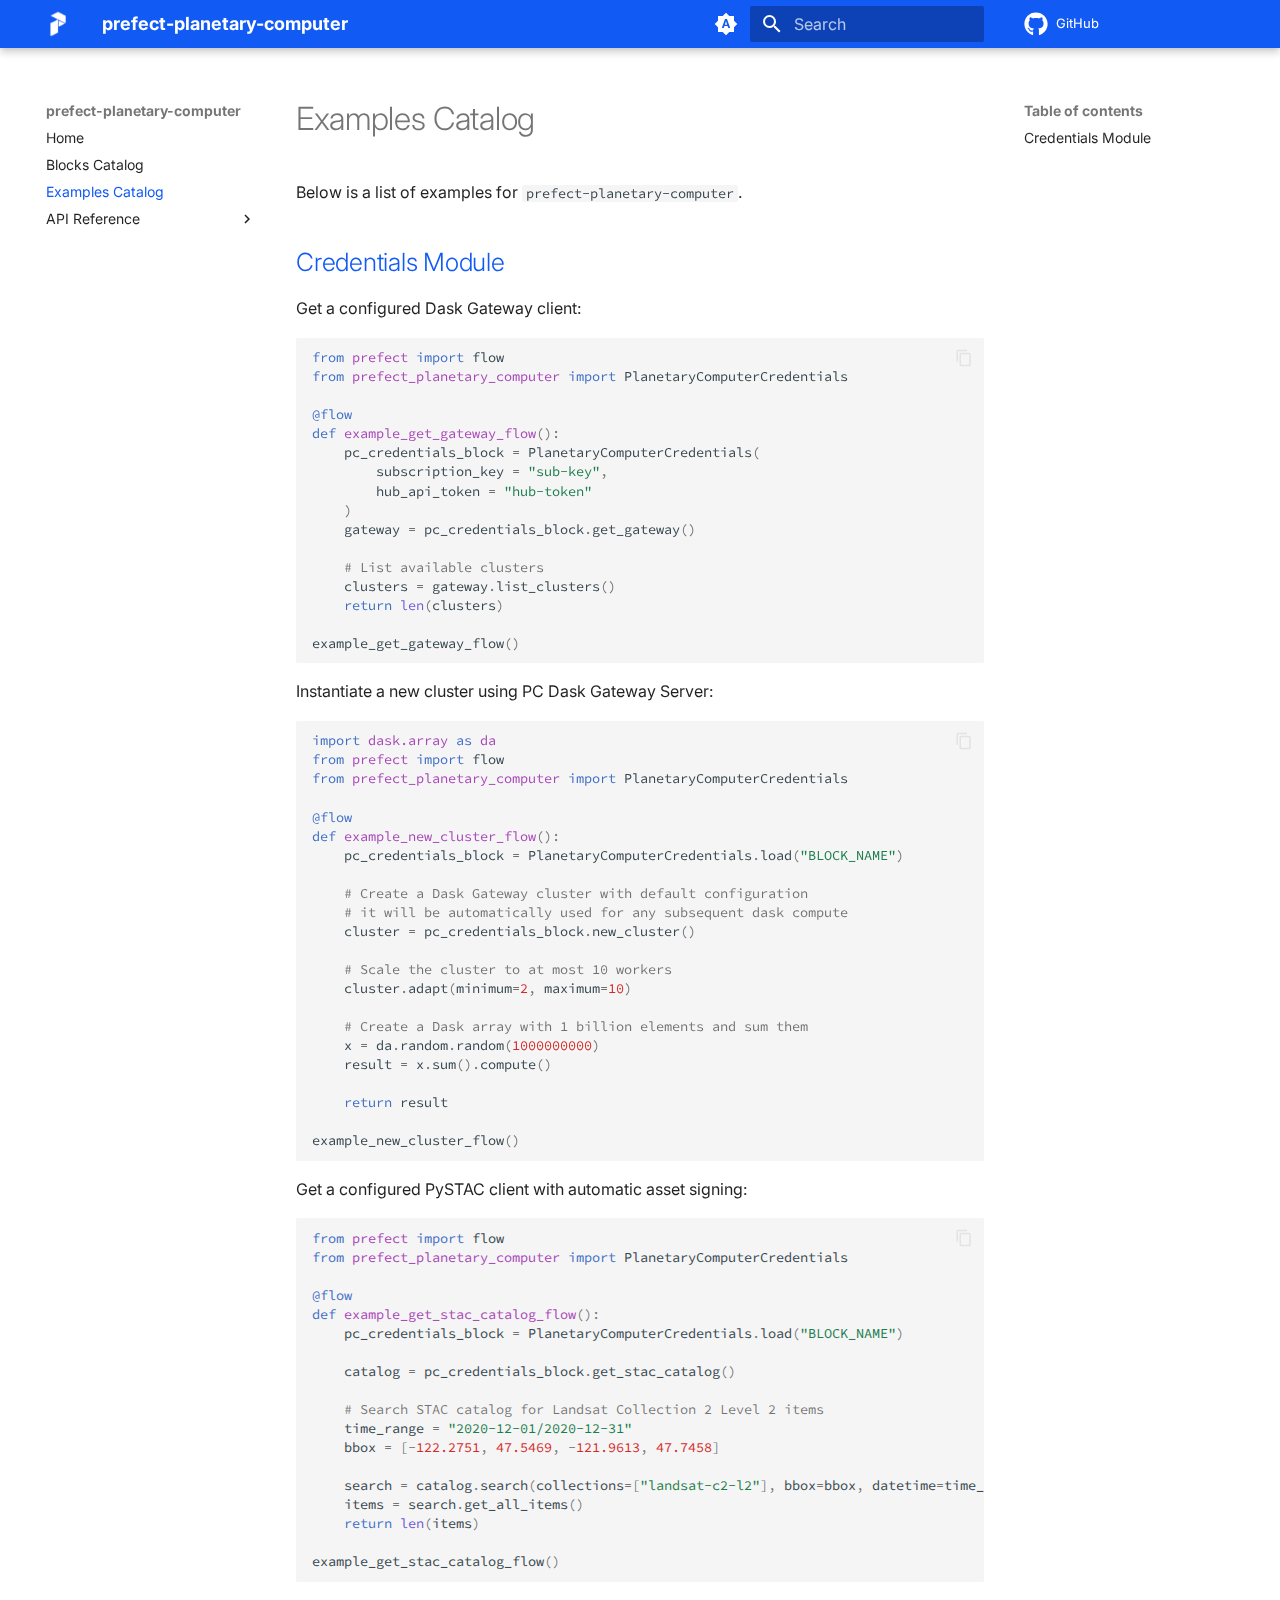
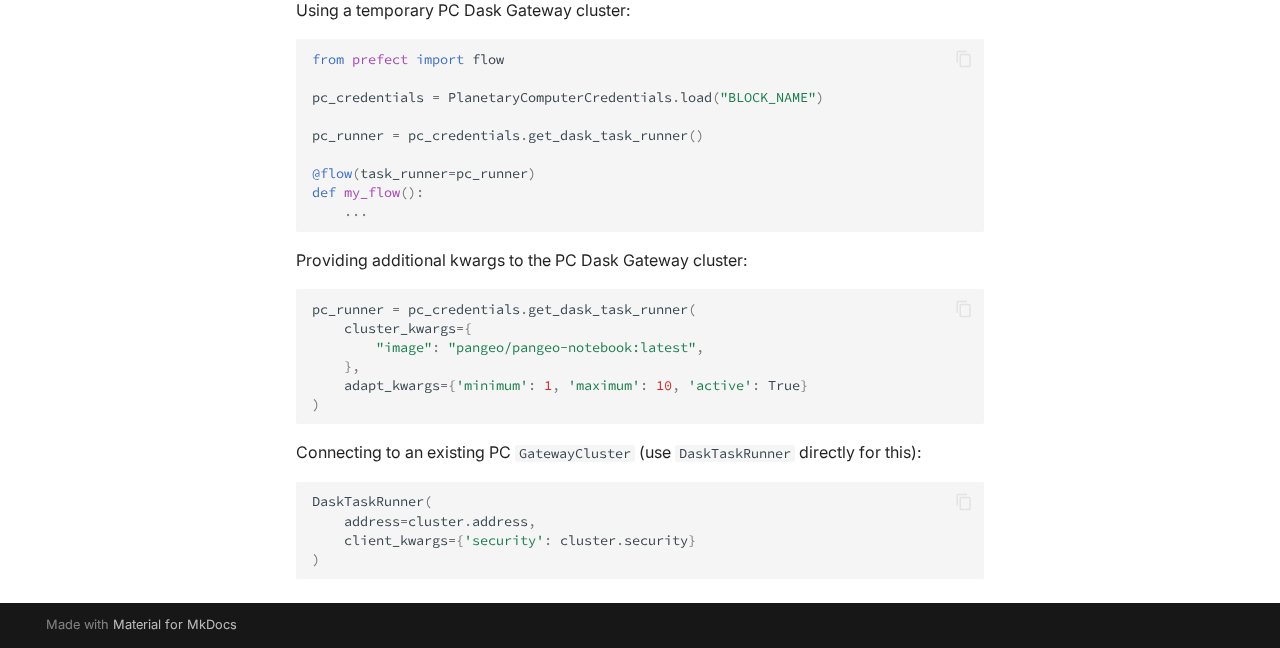
<file: examples_catalog/index.html>
<!doctype html>
<html lang="en" class="no-js">
  <head>
    
      <meta charset="utf-8">
      <meta name="viewport" content="width=device-width,initial-scale=1">
      
      
      
        <link rel="canonical" href="https://giorgiobasile.github.io/prefect-planetary-computer/examples_catalog/">
      
      
        <link rel="prev" href="../blocks_catalog/">
      
      
        <link rel="next" href="../credentials/">
      
      
      <link rel="icon" href="../img/favicon.ico">
      <meta name="generator" content="mkdocs-1.6.0, mkdocs-material-9.5.29">
    
    
      
        <title>Examples Catalog - prefect-planetary-computer</title>
      
    
    
      <link rel="stylesheet" href="../assets/stylesheets/main.76a95c52.min.css">
      
        
        <link rel="stylesheet" href="../assets/stylesheets/palette.06af60db.min.css">
      
      


    
    
      
    
    
      
        
        
        <link rel="preconnect" href="https://fonts.gstatic.com" crossorigin>
        <link rel="stylesheet" href="https://fonts.googleapis.com/css?family=Inter:300,300i,400,400i,700,700i%7CSource+Code+Pro:400,400i,700,700i&display=fallback">
        <style>:root{--md-text-font:"Inter";--md-code-font:"Source Code Pro"}</style>
      
    
    
      <link rel="stylesheet" href="../assets/_mkdocstrings.css">
    
      <link rel="stylesheet" href="../stylesheets/extra.css">
    
    <script>__md_scope=new URL("..",location),__md_hash=e=>[...e].reduce((e,_)=>(e<<5)-e+_.charCodeAt(0),0),__md_get=(e,_=localStorage,t=__md_scope)=>JSON.parse(_.getItem(t.pathname+"."+e)),__md_set=(e,_,t=localStorage,a=__md_scope)=>{try{t.setItem(a.pathname+"."+e,JSON.stringify(_))}catch(e){}}</script>
    
      

    
    
    
  </head>
  
  
    
    
      
    
    
    
    
    <body dir="ltr" data-md-color-scheme="default" data-md-color-primary="indigo" data-md-color-accent="indigo">
  
    
    <input class="md-toggle" data-md-toggle="drawer" type="checkbox" id="__drawer" autocomplete="off">
    <input class="md-toggle" data-md-toggle="search" type="checkbox" id="__search" autocomplete="off">
    <label class="md-overlay" for="__drawer"></label>
    <div data-md-component="skip">
      
        
        <a href="#examples-catalog" class="md-skip">
          Skip to content
        </a>
      
    </div>
    <div data-md-component="announce">
      
    </div>
    
    
      

  

<header class="md-header md-header--shadow" data-md-component="header">
  <nav class="md-header__inner md-grid" aria-label="Header">
    <a href=".." title="prefect-planetary-computer" class="md-header__button md-logo" aria-label="prefect-planetary-computer" data-md-component="logo">
      
  <img src="../img/prefect-logo-mark-solid-white-500.png" alt="logo">

    </a>
    <label class="md-header__button md-icon" for="__drawer">
      
      <svg xmlns="http://www.w3.org/2000/svg" viewBox="0 0 24 24"><path d="M3 6h18v2H3V6m0 5h18v2H3v-2m0 5h18v2H3v-2Z"/></svg>
    </label>
    <div class="md-header__title" data-md-component="header-title">
      <div class="md-header__ellipsis">
        <div class="md-header__topic">
          <span class="md-ellipsis">
            prefect-planetary-computer
          </span>
        </div>
        <div class="md-header__topic" data-md-component="header-topic">
          <span class="md-ellipsis">
            
              Examples Catalog
            
          </span>
        </div>
      </div>
    </div>
    
      
        <form class="md-header__option" data-md-component="palette">
  
    
    
    
    <input class="md-option" data-md-color-media="(prefers-color-scheme)" data-md-color-scheme="default" data-md-color-primary="indigo" data-md-color-accent="indigo"  aria-label="Switch to light mode"  type="radio" name="__palette" id="__palette_0">
    
      <label class="md-header__button md-icon" title="Switch to light mode" for="__palette_1" hidden>
        <svg xmlns="http://www.w3.org/2000/svg" viewBox="0 0 24 24"><path d="m14.3 16-.7-2h-3.2l-.7 2H7.8L11 7h2l3.2 9h-1.9M20 8.69V4h-4.69L12 .69 8.69 4H4v4.69L.69 12 4 15.31V20h4.69L12 23.31 15.31 20H20v-4.69L23.31 12 20 8.69m-9.15 3.96h2.3L12 9l-1.15 3.65Z"/></svg>
      </label>
    
  
    
    
    
    <input class="md-option" data-md-color-media="(prefers-color-scheme: light)" data-md-color-scheme="default" data-md-color-primary="blue" data-md-color-accent="blue"  aria-label="Switch to dark mode"  type="radio" name="__palette" id="__palette_1">
    
      <label class="md-header__button md-icon" title="Switch to dark mode" for="__palette_2" hidden>
        <svg xmlns="http://www.w3.org/2000/svg" viewBox="0 0 24 24"><path d="M12 7a5 5 0 0 1 5 5 5 5 0 0 1-5 5 5 5 0 0 1-5-5 5 5 0 0 1 5-5m0 2a3 3 0 0 0-3 3 3 3 0 0 0 3 3 3 3 0 0 0 3-3 3 3 0 0 0-3-3m0-7 2.39 3.42C13.65 5.15 12.84 5 12 5c-.84 0-1.65.15-2.39.42L12 2M3.34 7l4.16-.35A7.2 7.2 0 0 0 5.94 8.5c-.44.74-.69 1.5-.83 2.29L3.34 7m.02 10 1.76-3.77a7.131 7.131 0 0 0 2.38 4.14L3.36 17M20.65 7l-1.77 3.79a7.023 7.023 0 0 0-2.38-4.15l4.15.36m-.01 10-4.14.36c.59-.51 1.12-1.14 1.54-1.86.42-.73.69-1.5.83-2.29L20.64 17M12 22l-2.41-3.44c.74.27 1.55.44 2.41.44.82 0 1.63-.17 2.37-.44L12 22Z"/></svg>
      </label>
    
  
    
    
    
    <input class="md-option" data-md-color-media="(prefers-color-scheme: dark)" data-md-color-scheme="slate" data-md-color-primary="blue" data-md-color-accent="blue"  aria-label="Switch to light mode"  type="radio" name="__palette" id="__palette_2">
    
      <label class="md-header__button md-icon" title="Switch to light mode" for="__palette_0" hidden>
        <svg xmlns="http://www.w3.org/2000/svg" viewBox="0 0 24 24"><path d="m17.75 4.09-2.53 1.94.91 3.06-2.63-1.81-2.63 1.81.91-3.06-2.53-1.94L12.44 4l1.06-3 1.06 3 3.19.09m3.5 6.91-1.64 1.25.59 1.98-1.7-1.17-1.7 1.17.59-1.98L15.75 11l2.06-.05L18.5 9l.69 1.95 2.06.05m-2.28 4.95c.83-.08 1.72 1.1 1.19 1.85-.32.45-.66.87-1.08 1.27C15.17 23 8.84 23 4.94 19.07c-3.91-3.9-3.91-10.24 0-14.14.4-.4.82-.76 1.27-1.08.75-.53 1.93.36 1.85 1.19-.27 2.86.69 5.83 2.89 8.02a9.96 9.96 0 0 0 8.02 2.89m-1.64 2.02a12.08 12.08 0 0 1-7.8-3.47c-2.17-2.19-3.33-5-3.49-7.82-2.81 3.14-2.7 7.96.31 10.98 3.02 3.01 7.84 3.12 10.98.31Z"/></svg>
      </label>
    
  
</form>
      
    
    
      <script>var media,input,key,value,palette=__md_get("__palette");if(palette&&palette.color){"(prefers-color-scheme)"===palette.color.media&&(media=matchMedia("(prefers-color-scheme: light)"),input=document.querySelector(media.matches?"[data-md-color-media='(prefers-color-scheme: light)']":"[data-md-color-media='(prefers-color-scheme: dark)']"),palette.color.media=input.getAttribute("data-md-color-media"),palette.color.scheme=input.getAttribute("data-md-color-scheme"),palette.color.primary=input.getAttribute("data-md-color-primary"),palette.color.accent=input.getAttribute("data-md-color-accent"));for([key,value]of Object.entries(palette.color))document.body.setAttribute("data-md-color-"+key,value)}</script>
    
    
    
      <label class="md-header__button md-icon" for="__search">
        
        <svg xmlns="http://www.w3.org/2000/svg" viewBox="0 0 24 24"><path d="M9.5 3A6.5 6.5 0 0 1 16 9.5c0 1.61-.59 3.09-1.56 4.23l.27.27h.79l5 5-1.5 1.5-5-5v-.79l-.27-.27A6.516 6.516 0 0 1 9.5 16 6.5 6.5 0 0 1 3 9.5 6.5 6.5 0 0 1 9.5 3m0 2C7 5 5 7 5 9.5S7 14 9.5 14 14 12 14 9.5 12 5 9.5 5Z"/></svg>
      </label>
      <div class="md-search" data-md-component="search" role="dialog">
  <label class="md-search__overlay" for="__search"></label>
  <div class="md-search__inner" role="search">
    <form class="md-search__form" name="search">
      <input type="text" class="md-search__input" name="query" aria-label="Search" placeholder="Search" autocapitalize="off" autocorrect="off" autocomplete="off" spellcheck="false" data-md-component="search-query" required>
      <label class="md-search__icon md-icon" for="__search">
        
        <svg xmlns="http://www.w3.org/2000/svg" viewBox="0 0 24 24"><path d="M9.5 3A6.5 6.5 0 0 1 16 9.5c0 1.61-.59 3.09-1.56 4.23l.27.27h.79l5 5-1.5 1.5-5-5v-.79l-.27-.27A6.516 6.516 0 0 1 9.5 16 6.5 6.5 0 0 1 3 9.5 6.5 6.5 0 0 1 9.5 3m0 2C7 5 5 7 5 9.5S7 14 9.5 14 14 12 14 9.5 12 5 9.5 5Z"/></svg>
        
        <svg xmlns="http://www.w3.org/2000/svg" viewBox="0 0 24 24"><path d="M20 11v2H8l5.5 5.5-1.42 1.42L4.16 12l7.92-7.92L13.5 5.5 8 11h12Z"/></svg>
      </label>
      <nav class="md-search__options" aria-label="Search">
        
        <button type="reset" class="md-search__icon md-icon" title="Clear" aria-label="Clear" tabindex="-1">
          
          <svg xmlns="http://www.w3.org/2000/svg" viewBox="0 0 24 24"><path d="M19 6.41 17.59 5 12 10.59 6.41 5 5 6.41 10.59 12 5 17.59 6.41 19 12 13.41 17.59 19 19 17.59 13.41 12 19 6.41Z"/></svg>
        </button>
      </nav>
      
    </form>
    <div class="md-search__output">
      <div class="md-search__scrollwrap" tabindex="0" data-md-scrollfix>
        <div class="md-search-result" data-md-component="search-result">
          <div class="md-search-result__meta">
            Initializing search
          </div>
          <ol class="md-search-result__list" role="presentation"></ol>
        </div>
      </div>
    </div>
  </div>
</div>
    
    
      <div class="md-header__source">
        <a href="https://github.com/giorgiobasile/prefect-planetary-computer" title="Go to repository" class="md-source" data-md-component="source">
  <div class="md-source__icon md-icon">
    
    <svg xmlns="http://www.w3.org/2000/svg" viewBox="0 0 496 512"><!--! Font Awesome Free 6.5.2 by @fontawesome - https://fontawesome.com License - https://fontawesome.com/license/free (Icons: CC BY 4.0, Fonts: SIL OFL 1.1, Code: MIT License) Copyright 2024 Fonticons, Inc.--><path d="M165.9 397.4c0 2-2.3 3.6-5.2 3.6-3.3.3-5.6-1.3-5.6-3.6 0-2 2.3-3.6 5.2-3.6 3-.3 5.6 1.3 5.6 3.6zm-31.1-4.5c-.7 2 1.3 4.3 4.3 4.9 2.6 1 5.6 0 6.2-2s-1.3-4.3-4.3-5.2c-2.6-.7-5.5.3-6.2 2.3zm44.2-1.7c-2.9.7-4.9 2.6-4.6 4.9.3 2 2.9 3.3 5.9 2.6 2.9-.7 4.9-2.6 4.6-4.6-.3-1.9-3-3.2-5.9-2.9zM244.8 8C106.1 8 0 113.3 0 252c0 110.9 69.8 205.8 169.5 239.2 12.8 2.3 17.3-5.6 17.3-12.1 0-6.2-.3-40.4-.3-61.4 0 0-70 15-84.7-29.8 0 0-11.4-29.1-27.8-36.6 0 0-22.9-15.7 1.6-15.4 0 0 24.9 2 38.6 25.8 21.9 38.6 58.6 27.5 72.9 20.9 2.3-16 8.8-27.1 16-33.7-55.9-6.2-112.3-14.3-112.3-110.5 0-27.5 7.6-41.3 23.6-58.9-2.6-6.5-11.1-33.3 2.6-67.9 20.9-6.5 69 27 69 27 20-5.6 41.5-8.5 62.8-8.5s42.8 2.9 62.8 8.5c0 0 48.1-33.6 69-27 13.7 34.7 5.2 61.4 2.6 67.9 16 17.7 25.8 31.5 25.8 58.9 0 96.5-58.9 104.2-114.8 110.5 9.2 7.9 17 22.9 17 46.4 0 33.7-.3 75.4-.3 83.6 0 6.5 4.6 14.4 17.3 12.1C428.2 457.8 496 362.9 496 252 496 113.3 383.5 8 244.8 8zM97.2 352.9c-1.3 1-1 3.3.7 5.2 1.6 1.6 3.9 2.3 5.2 1 1.3-1 1-3.3-.7-5.2-1.6-1.6-3.9-2.3-5.2-1zm-10.8-8.1c-.7 1.3.3 2.9 2.3 3.9 1.6 1 3.6.7 4.3-.7.7-1.3-.3-2.9-2.3-3.9-2-.6-3.6-.3-4.3.7zm32.4 35.6c-1.6 1.3-1 4.3 1.3 6.2 2.3 2.3 5.2 2.6 6.5 1 1.3-1.3.7-4.3-1.3-6.2-2.2-2.3-5.2-2.6-6.5-1zm-11.4-14.7c-1.6 1-1.6 3.6 0 5.9 1.6 2.3 4.3 3.3 5.6 2.3 1.6-1.3 1.6-3.9 0-6.2-1.4-2.3-4-3.3-5.6-2z"/></svg>
  </div>
  <div class="md-source__repository">
    GitHub
  </div>
</a>
      </div>
    
  </nav>
  
</header>
    
    <div class="md-container" data-md-component="container">
      
      
        
          
        
      
      <main class="md-main" data-md-component="main">
        <div class="md-main__inner md-grid">
          
            
              
              <div class="md-sidebar md-sidebar--primary" data-md-component="sidebar" data-md-type="navigation" >
                <div class="md-sidebar__scrollwrap">
                  <div class="md-sidebar__inner">
                    



<nav class="md-nav md-nav--primary" aria-label="Navigation" data-md-level="0">
  <label class="md-nav__title" for="__drawer">
    <a href=".." title="prefect-planetary-computer" class="md-nav__button md-logo" aria-label="prefect-planetary-computer" data-md-component="logo">
      
  <img src="../img/prefect-logo-mark-solid-white-500.png" alt="logo">

    </a>
    prefect-planetary-computer
  </label>
  
    <div class="md-nav__source">
      <a href="https://github.com/giorgiobasile/prefect-planetary-computer" title="Go to repository" class="md-source" data-md-component="source">
  <div class="md-source__icon md-icon">
    
    <svg xmlns="http://www.w3.org/2000/svg" viewBox="0 0 496 512"><!--! Font Awesome Free 6.5.2 by @fontawesome - https://fontawesome.com License - https://fontawesome.com/license/free (Icons: CC BY 4.0, Fonts: SIL OFL 1.1, Code: MIT License) Copyright 2024 Fonticons, Inc.--><path d="M165.9 397.4c0 2-2.3 3.6-5.2 3.6-3.3.3-5.6-1.3-5.6-3.6 0-2 2.3-3.6 5.2-3.6 3-.3 5.6 1.3 5.6 3.6zm-31.1-4.5c-.7 2 1.3 4.3 4.3 4.9 2.6 1 5.6 0 6.2-2s-1.3-4.3-4.3-5.2c-2.6-.7-5.5.3-6.2 2.3zm44.2-1.7c-2.9.7-4.9 2.6-4.6 4.9.3 2 2.9 3.3 5.9 2.6 2.9-.7 4.9-2.6 4.6-4.6-.3-1.9-3-3.2-5.9-2.9zM244.8 8C106.1 8 0 113.3 0 252c0 110.9 69.8 205.8 169.5 239.2 12.8 2.3 17.3-5.6 17.3-12.1 0-6.2-.3-40.4-.3-61.4 0 0-70 15-84.7-29.8 0 0-11.4-29.1-27.8-36.6 0 0-22.9-15.7 1.6-15.4 0 0 24.9 2 38.6 25.8 21.9 38.6 58.6 27.5 72.9 20.9 2.3-16 8.8-27.1 16-33.7-55.9-6.2-112.3-14.3-112.3-110.5 0-27.5 7.6-41.3 23.6-58.9-2.6-6.5-11.1-33.3 2.6-67.9 20.9-6.5 69 27 69 27 20-5.6 41.5-8.5 62.8-8.5s42.8 2.9 62.8 8.5c0 0 48.1-33.6 69-27 13.7 34.7 5.2 61.4 2.6 67.9 16 17.7 25.8 31.5 25.8 58.9 0 96.5-58.9 104.2-114.8 110.5 9.2 7.9 17 22.9 17 46.4 0 33.7-.3 75.4-.3 83.6 0 6.5 4.6 14.4 17.3 12.1C428.2 457.8 496 362.9 496 252 496 113.3 383.5 8 244.8 8zM97.2 352.9c-1.3 1-1 3.3.7 5.2 1.6 1.6 3.9 2.3 5.2 1 1.3-1 1-3.3-.7-5.2-1.6-1.6-3.9-2.3-5.2-1zm-10.8-8.1c-.7 1.3.3 2.9 2.3 3.9 1.6 1 3.6.7 4.3-.7.7-1.3-.3-2.9-2.3-3.9-2-.6-3.6-.3-4.3.7zm32.4 35.6c-1.6 1.3-1 4.3 1.3 6.2 2.3 2.3 5.2 2.6 6.5 1 1.3-1.3.7-4.3-1.3-6.2-2.2-2.3-5.2-2.6-6.5-1zm-11.4-14.7c-1.6 1-1.6 3.6 0 5.9 1.6 2.3 4.3 3.3 5.6 2.3 1.6-1.3 1.6-3.9 0-6.2-1.4-2.3-4-3.3-5.6-2z"/></svg>
  </div>
  <div class="md-source__repository">
    GitHub
  </div>
</a>
    </div>
  
  <ul class="md-nav__list" data-md-scrollfix>
    
      
      
  
  
  
  
    <li class="md-nav__item">
      <a href=".." class="md-nav__link">
        
  
  <span class="md-ellipsis">
    Home
  </span>
  

      </a>
    </li>
  

    
      
      
  
  
  
  
    <li class="md-nav__item">
      <a href="../blocks_catalog/" class="md-nav__link">
        
  
  <span class="md-ellipsis">
    Blocks Catalog
  </span>
  

      </a>
    </li>
  

    
      
      
  
  
    
  
  
  
    <li class="md-nav__item md-nav__item--active">
      
      <input class="md-nav__toggle md-toggle" type="checkbox" id="__toc">
      
      
        
      
      
        <label class="md-nav__link md-nav__link--active" for="__toc">
          
  
  <span class="md-ellipsis">
    Examples Catalog
  </span>
  

          <span class="md-nav__icon md-icon"></span>
        </label>
      
      <a href="./" class="md-nav__link md-nav__link--active">
        
  
  <span class="md-ellipsis">
    Examples Catalog
  </span>
  

      </a>
      
        

<nav class="md-nav md-nav--secondary" aria-label="Table of contents">
  
  
  
    
  
  
    <label class="md-nav__title" for="__toc">
      <span class="md-nav__icon md-icon"></span>
      Table of contents
    </label>
    <ul class="md-nav__list" data-md-component="toc" data-md-scrollfix>
      
        <li class="md-nav__item">
  <a href="#credentials-module" class="md-nav__link">
    <span class="md-ellipsis">
      Credentials Module
    </span>
  </a>
  
</li>
      
    </ul>
  
</nav>
      
    </li>
  

    
      
      
  
  
  
  
    
    
    
    
    <li class="md-nav__item md-nav__item--nested">
      
        
        
        <input class="md-nav__toggle md-toggle " type="checkbox" id="__nav_4" >
        
          
          <label class="md-nav__link" for="__nav_4" id="__nav_4_label" tabindex="0">
            
  
  <span class="md-ellipsis">
    API Reference
  </span>
  

            <span class="md-nav__icon md-icon"></span>
          </label>
        
        <nav class="md-nav" data-md-level="1" aria-labelledby="__nav_4_label" aria-expanded="false">
          <label class="md-nav__title" for="__nav_4">
            <span class="md-nav__icon md-icon"></span>
            API Reference
          </label>
          <ul class="md-nav__list" data-md-scrollfix>
            
              
                
  
  
  
  
    <li class="md-nav__item">
      <a href="../credentials/" class="md-nav__link">
        
  
  <span class="md-ellipsis">
    Credentials
  </span>
  

      </a>
    </li>
  

              
            
          </ul>
        </nav>
      
    </li>
  

    
  </ul>
</nav>
                  </div>
                </div>
              </div>
            
            
              
              <div class="md-sidebar md-sidebar--secondary" data-md-component="sidebar" data-md-type="toc" >
                <div class="md-sidebar__scrollwrap">
                  <div class="md-sidebar__inner">
                    

<nav class="md-nav md-nav--secondary" aria-label="Table of contents">
  
  
  
    
  
  
    <label class="md-nav__title" for="__toc">
      <span class="md-nav__icon md-icon"></span>
      Table of contents
    </label>
    <ul class="md-nav__list" data-md-component="toc" data-md-scrollfix>
      
        <li class="md-nav__item">
  <a href="#credentials-module" class="md-nav__link">
    <span class="md-ellipsis">
      Credentials Module
    </span>
  </a>
  
</li>
      
    </ul>
  
</nav>
                  </div>
                </div>
              </div>
            
          
          
            <div class="md-content" data-md-component="content">
              <article class="md-content__inner md-typeset">
                
                  


<h1 id="examples-catalog">Examples Catalog</h1>
<p>Below is a list of examples for <code>prefect-planetary-computer</code>.</p>
<h2 id="credentials-module"><a class="autorefs autorefs-internal" href="../credentials/#prefect_planetary_computer.credentials">Credentials Module</a></h2>
<p>Get a configured Dask Gateway client:
<div class="highlight"><pre><span></span><code><span class="kn">from</span> <span class="nn">prefect</span> <span class="kn">import</span> <span class="n">flow</span>
<span class="kn">from</span> <span class="nn">prefect_planetary_computer</span> <span class="kn">import</span> <span class="n">PlanetaryComputerCredentials</span>

<span class="nd">@flow</span>
<span class="k">def</span> <span class="nf">example_get_gateway_flow</span><span class="p">():</span>
    <span class="n">pc_credentials_block</span> <span class="o">=</span> <span class="n">PlanetaryComputerCredentials</span><span class="p">(</span>
        <span class="n">subscription_key</span> <span class="o">=</span> <span class="s2">&quot;sub-key&quot;</span><span class="p">,</span>
        <span class="n">hub_api_token</span> <span class="o">=</span> <span class="s2">&quot;hub-token&quot;</span>
    <span class="p">)</span>
    <span class="n">gateway</span> <span class="o">=</span> <span class="n">pc_credentials_block</span><span class="o">.</span><span class="n">get_gateway</span><span class="p">()</span>

    <span class="c1"># List available clusters</span>
    <span class="n">clusters</span> <span class="o">=</span> <span class="n">gateway</span><span class="o">.</span><span class="n">list_clusters</span><span class="p">()</span>
    <span class="k">return</span> <span class="nb">len</span><span class="p">(</span><span class="n">clusters</span><span class="p">)</span>

<span class="n">example_get_gateway_flow</span><span class="p">()</span>
</code></pre></div>
Instantiate a new cluster using PC Dask Gateway Server:
<div class="highlight"><pre><span></span><code><span class="kn">import</span> <span class="nn">dask.array</span> <span class="k">as</span> <span class="nn">da</span>
<span class="kn">from</span> <span class="nn">prefect</span> <span class="kn">import</span> <span class="n">flow</span>
<span class="kn">from</span> <span class="nn">prefect_planetary_computer</span> <span class="kn">import</span> <span class="n">PlanetaryComputerCredentials</span>

<span class="nd">@flow</span>
<span class="k">def</span> <span class="nf">example_new_cluster_flow</span><span class="p">():</span>
    <span class="n">pc_credentials_block</span> <span class="o">=</span> <span class="n">PlanetaryComputerCredentials</span><span class="o">.</span><span class="n">load</span><span class="p">(</span><span class="s2">&quot;BLOCK_NAME&quot;</span><span class="p">)</span>

    <span class="c1"># Create a Dask Gateway cluster with default configuration</span>
    <span class="c1"># it will be automatically used for any subsequent dask compute</span>
    <span class="n">cluster</span> <span class="o">=</span> <span class="n">pc_credentials_block</span><span class="o">.</span><span class="n">new_cluster</span><span class="p">()</span>

    <span class="c1"># Scale the cluster to at most 10 workers</span>
    <span class="n">cluster</span><span class="o">.</span><span class="n">adapt</span><span class="p">(</span><span class="n">minimum</span><span class="o">=</span><span class="mi">2</span><span class="p">,</span> <span class="n">maximum</span><span class="o">=</span><span class="mi">10</span><span class="p">)</span>

    <span class="c1"># Create a Dask array with 1 billion elements and sum them</span>
    <span class="n">x</span> <span class="o">=</span> <span class="n">da</span><span class="o">.</span><span class="n">random</span><span class="o">.</span><span class="n">random</span><span class="p">(</span><span class="mi">1000000000</span><span class="p">)</span>
    <span class="n">result</span> <span class="o">=</span> <span class="n">x</span><span class="o">.</span><span class="n">sum</span><span class="p">()</span><span class="o">.</span><span class="n">compute</span><span class="p">()</span>

    <span class="k">return</span> <span class="n">result</span>

<span class="n">example_new_cluster_flow</span><span class="p">()</span>
</code></pre></div>
Get a configured PySTAC client with automatic asset signing:
<div class="highlight"><pre><span></span><code><span class="kn">from</span> <span class="nn">prefect</span> <span class="kn">import</span> <span class="n">flow</span>
<span class="kn">from</span> <span class="nn">prefect_planetary_computer</span> <span class="kn">import</span> <span class="n">PlanetaryComputerCredentials</span>

<span class="nd">@flow</span>
<span class="k">def</span> <span class="nf">example_get_stac_catalog_flow</span><span class="p">():</span>
    <span class="n">pc_credentials_block</span> <span class="o">=</span> <span class="n">PlanetaryComputerCredentials</span><span class="o">.</span><span class="n">load</span><span class="p">(</span><span class="s2">&quot;BLOCK_NAME&quot;</span><span class="p">)</span>

    <span class="n">catalog</span> <span class="o">=</span> <span class="n">pc_credentials_block</span><span class="o">.</span><span class="n">get_stac_catalog</span><span class="p">()</span>

    <span class="c1"># Search STAC catalog for Landsat Collection 2 Level 2 items</span>
    <span class="n">time_range</span> <span class="o">=</span> <span class="s2">&quot;2020-12-01/2020-12-31&quot;</span>
    <span class="n">bbox</span> <span class="o">=</span> <span class="p">[</span><span class="o">-</span><span class="mf">122.2751</span><span class="p">,</span> <span class="mf">47.5469</span><span class="p">,</span> <span class="o">-</span><span class="mf">121.9613</span><span class="p">,</span> <span class="mf">47.7458</span><span class="p">]</span>

    <span class="n">search</span> <span class="o">=</span> <span class="n">catalog</span><span class="o">.</span><span class="n">search</span><span class="p">(</span><span class="n">collections</span><span class="o">=</span><span class="p">[</span><span class="s2">&quot;landsat-c2-l2&quot;</span><span class="p">],</span> <span class="n">bbox</span><span class="o">=</span><span class="n">bbox</span><span class="p">,</span> <span class="n">datetime</span><span class="o">=</span><span class="n">time_range</span><span class="p">)</span>
    <span class="n">items</span> <span class="o">=</span> <span class="n">search</span><span class="o">.</span><span class="n">get_all_items</span><span class="p">()</span>
    <span class="k">return</span> <span class="nb">len</span><span class="p">(</span><span class="n">items</span><span class="p">)</span>

<span class="n">example_get_stac_catalog_flow</span><span class="p">()</span>
</code></pre></div>
Using a temporary PC Dask Gateway cluster:
<div class="highlight"><pre><span></span><code><span class="kn">from</span> <span class="nn">prefect</span> <span class="kn">import</span> <span class="n">flow</span>

<span class="n">pc_credentials</span> <span class="o">=</span> <span class="n">PlanetaryComputerCredentials</span><span class="o">.</span><span class="n">load</span><span class="p">(</span><span class="s2">&quot;BLOCK_NAME&quot;</span><span class="p">)</span>

<span class="n">pc_runner</span> <span class="o">=</span> <span class="n">pc_credentials</span><span class="o">.</span><span class="n">get_dask_task_runner</span><span class="p">()</span>

<span class="nd">@flow</span><span class="p">(</span><span class="n">task_runner</span><span class="o">=</span><span class="n">pc_runner</span><span class="p">)</span>
<span class="k">def</span> <span class="nf">my_flow</span><span class="p">():</span>
    <span class="o">...</span>
</code></pre></div></p>
<p>Providing additional kwargs to the PC Dask Gateway cluster:
<div class="highlight"><pre><span></span><code><span class="n">pc_runner</span> <span class="o">=</span> <span class="n">pc_credentials</span><span class="o">.</span><span class="n">get_dask_task_runner</span><span class="p">(</span>
    <span class="n">cluster_kwargs</span><span class="o">=</span><span class="p">{</span>
        <span class="s2">&quot;image&quot;</span><span class="p">:</span> <span class="s2">&quot;pangeo/pangeo-notebook:latest&quot;</span><span class="p">,</span>
    <span class="p">},</span>
    <span class="n">adapt_kwargs</span><span class="o">=</span><span class="p">{</span><span class="s1">&#39;minimum&#39;</span><span class="p">:</span> <span class="mi">1</span><span class="p">,</span> <span class="s1">&#39;maximum&#39;</span><span class="p">:</span> <span class="mi">10</span><span class="p">,</span> <span class="s1">&#39;active&#39;</span><span class="p">:</span> <span class="kc">True</span><span class="p">}</span>
<span class="p">)</span>
</code></pre></div></p>
<p>Connecting to an existing PC <code>GatewayCluster</code> (use <code>DaskTaskRunner</code> directly for this):
<div class="highlight"><pre><span></span><code><span class="n">DaskTaskRunner</span><span class="p">(</span>
    <span class="n">address</span><span class="o">=</span><span class="n">cluster</span><span class="o">.</span><span class="n">address</span><span class="p">,</span>
    <span class="n">client_kwargs</span><span class="o">=</span><span class="p">{</span><span class="s1">&#39;security&#39;</span><span class="p">:</span> <span class="n">cluster</span><span class="o">.</span><span class="n">security</span><span class="p">}</span>
<span class="p">)</span>
</code></pre></div></p>












                
              </article>
            </div>
          
          
<script>var target=document.getElementById(location.hash.slice(1));target&&target.name&&(target.checked=target.name.startsWith("__tabbed_"))</script>
        </div>
        
      </main>
      
        <footer class="md-footer">
  
  <div class="md-footer-meta md-typeset">
    <div class="md-footer-meta__inner md-grid">
      <div class="md-copyright">
  
  
    Made with
    <a href="https://squidfunk.github.io/mkdocs-material/" target="_blank" rel="noopener">
      Material for MkDocs
    </a>
  
</div>
      
    </div>
  </div>
</footer>
      
    </div>
    <div class="md-dialog" data-md-component="dialog">
      <div class="md-dialog__inner md-typeset"></div>
    </div>
    
    
    <script id="__config" type="application/json">{"base": "..", "features": ["content.code.copy", "content.code.annotate"], "search": "../assets/javascripts/workers/search.b8dbb3d2.min.js", "translations": {"clipboard.copied": "Copied to clipboard", "clipboard.copy": "Copy to clipboard", "search.result.more.one": "1 more on this page", "search.result.more.other": "# more on this page", "search.result.none": "No matching documents", "search.result.one": "1 matching document", "search.result.other": "# matching documents", "search.result.placeholder": "Type to start searching", "search.result.term.missing": "Missing", "select.version": "Select version"}}</script>
    
    
      <script src="../assets/javascripts/bundle.fe8b6f2b.min.js"></script>
      
    
  </body>
</html>
</file>
<file: assets/_mkdocstrings.css>
/* Avoid breaking parameter names, etc. in table cells. */
.doc-contents td code {
  word-break: normal !important;
}

/* No line break before first paragraph of descriptions. */
.doc-md-description,
.doc-md-description>p:first-child {
  display: inline;
}

/* Max width for docstring sections tables. */
.doc .md-typeset__table,
.doc .md-typeset__table table {
  display: table !important;
  width: 100%;
}

.doc .md-typeset__table tr {
  display: table-row;
}

/* Defaults in Spacy table style. */
.doc-param-default {
  float: right;
}

/* Backward-compatibility: docstring section titles in bold. */
.doc-section-title {
  font-weight: bold;
}

/* Symbols in Navigation and ToC. */
:root,
[data-md-color-scheme="default"] {
  --doc-symbol-attribute-fg-color: #953800;
  --doc-symbol-function-fg-color: #8250df;
  --doc-symbol-method-fg-color: #8250df;
  --doc-symbol-class-fg-color: #0550ae;
  --doc-symbol-module-fg-color: #5cad0f;

  --doc-symbol-attribute-bg-color: #9538001a;
  --doc-symbol-function-bg-color: #8250df1a;
  --doc-symbol-method-bg-color: #8250df1a;
  --doc-symbol-class-bg-color: #0550ae1a;
  --doc-symbol-module-bg-color: #5cad0f1a;
}

[data-md-color-scheme="slate"] {
  --doc-symbol-attribute-fg-color: #ffa657;
  --doc-symbol-function-fg-color: #d2a8ff;
  --doc-symbol-method-fg-color: #d2a8ff;
  --doc-symbol-class-fg-color: #79c0ff;
  --doc-symbol-module-fg-color: #baff79;

  --doc-symbol-attribute-bg-color: #ffa6571a;
  --doc-symbol-function-bg-color: #d2a8ff1a;
  --doc-symbol-method-bg-color: #d2a8ff1a;
  --doc-symbol-class-bg-color: #79c0ff1a;
  --doc-symbol-module-bg-color: #baff791a;
}

code.doc-symbol {
  border-radius: .1rem;
  font-size: .85em;
  padding: 0 .3em;
  font-weight: bold;
}

code.doc-symbol-attribute {
  color: var(--doc-symbol-attribute-fg-color);
  background-color: var(--doc-symbol-attribute-bg-color);
}

code.doc-symbol-attribute::after {
  content: "attr";
}

code.doc-symbol-function {
  color: var(--doc-symbol-function-fg-color);
  background-color: var(--doc-symbol-function-bg-color);
}

code.doc-symbol-function::after {
  content: "func";
}

code.doc-symbol-method {
  color: var(--doc-symbol-method-fg-color);
  background-color: var(--doc-symbol-method-bg-color);
}

code.doc-symbol-method::after {
  content: "meth";
}

code.doc-symbol-class {
  color: var(--doc-symbol-class-fg-color);
  background-color: var(--doc-symbol-class-bg-color);
}

code.doc-symbol-class::after {
  content: "class";
}

code.doc-symbol-module {
  color: var(--doc-symbol-module-fg-color);
  background-color: var(--doc-symbol-module-bg-color);
}

code.doc-symbol-module::after {
  content: "mod";
}

.doc-signature .autorefs {
  color: inherit;
  border-bottom: 1px dotted currentcolor;
}
</file>
<file: stylesheets/extra.css>
/* theme */ 
:root > * {
    /* theme */ 
    --md-primary-fg-color: #115AF4;
    --md-primary-fg-color--light: #115AF4;
    --md-primary-fg-color--dark:  #115AF4;  
}

/* Table formatting */
.md-typeset table:not([class]) td {
    padding: 0.5em 1.25em;
}
.md-typeset table:not([class]) th {
    padding: 0.5em 1.25em;
}

/* convenience class to keep lines from breaking
useful for wrapping table cell text in a span
to force column width */
.no-wrap {
    white-space: nowrap;
}

/* badge formatting */
.badge::before {
    background-color: #1860F2;
    color: white;
    font-size: 0.8rem;
    font-weight: normal;
    padding: 4px 8px;
    margin-left: 0.5rem;
    vertical-align: super;
    text-align: center;
    border-radius: 5px;
}

.badge-api::before {
    background-color: #1860F2;
    color: white;
    font-size: 0.8rem;
    font-weight: normal;
    padding: 4px 8px;
    text-align: center;
    border-radius: 5px;
}

.experimental::before {
    background-color: #FCD14E;
    content: "Experimental";
}

.cloud::before {
    background-color: #799AF7;
    content: "Prefect Cloud";
}

.deprecated::before {
    background-color: #FA1C2F;
    content: "Deprecated";
}

.new::before {
    background-color: #2AC769;
    content: "New";
}

.expert::before {
    background-color: #726576;
    content: "Advanced";
}

/* dark mode slate theme */
/* dark mode code overrides */
[data-md-color-scheme="slate"] {
    --md-code-bg-color: #252a33;
    --md-code-fg-color: #eee;
    --md-code-hl-color: #3b3d54;
    --md-code-hl-name-color: #eee;
}

/* dark mode link overrides */
[data-md-color-scheme="slate"] .md-typeset a {
    color: var(--blue);
}

[data-md-color-scheme="slate"] .md-typeset a:hover {
    font-weight: bold;
}

/* dark mode nav overrides */
[data-md-color-scheme="slate"] .md-nav--primary .md-nav__item--active>.md-nav__link {
    color: var(--blue);
    font-weight: bold;
}

[data-md-color-scheme="slate"] .md-nav--primary .md-nav__link--active {
    color: var(--blue);
    font-weight: bold;
}

/* dark mode collection catalog overrides */
[data-md-color-scheme="slate"] .collection-item {
    background-color: #3b3d54;
}

/* dark mode recipe collection overrides */
[data-md-color-scheme="slate"] .recipe-item {
    background-color: #3b3d54;
}

/* dark mode API doc overrides */
[data-md-color-scheme="slate"] .prefect-table th {
    background-color: #3b3d54;
}

.pc-banner {
    height: 100px !important;
}
</file>
<file: assets/stylesheets/main.76a95c52.min.css>
@charset "UTF-8";html{-webkit-text-size-adjust:none;-moz-text-size-adjust:none;text-size-adjust:none;box-sizing:border-box}*,:after,:before{box-sizing:inherit}@media (prefers-reduced-motion){*,:after,:before{transition:none!important}}body{margin:0}a,button,input,label{-webkit-tap-highlight-color:transparent}a{color:inherit;text-decoration:none}hr{border:0;box-sizing:initial;display:block;height:.05rem;overflow:visible;padding:0}small{font-size:80%}sub,sup{line-height:1em}img{border-style:none}table{border-collapse:initial;border-spacing:0}td,th{font-weight:400;vertical-align:top}button{background:#0000;border:0;font-family:inherit;font-size:inherit;margin:0;padding:0}input{border:0;outline:none}:root{--md-primary-fg-color:#4051b5;--md-primary-fg-color--light:#5d6cc0;--md-primary-fg-color--dark:#303fa1;--md-primary-bg-color:#fff;--md-primary-bg-color--light:#ffffffb3;--md-accent-fg-color:#526cfe;--md-accent-fg-color--transparent:#526cfe1a;--md-accent-bg-color:#fff;--md-accent-bg-color--light:#ffffffb3}[data-md-color-scheme=default]{color-scheme:light}[data-md-color-scheme=default] img[src$="#gh-dark-mode-only"],[data-md-color-scheme=default] img[src$="#only-dark"]{display:none}:root,[data-md-color-scheme=default]{--md-hue:225deg;--md-default-fg-color:#000000de;--md-default-fg-color--light:#0000008a;--md-default-fg-color--lighter:#00000052;--md-default-fg-color--lightest:#00000012;--md-default-bg-color:#fff;--md-default-bg-color--light:#ffffffb3;--md-default-bg-color--lighter:#ffffff4d;--md-default-bg-color--lightest:#ffffff1f;--md-code-fg-color:#36464e;--md-code-bg-color:#f5f5f5;--md-code-hl-color:#4287ff;--md-code-hl-color--light:#4287ff1a;--md-code-hl-number-color:#d52a2a;--md-code-hl-special-color:#db1457;--md-code-hl-function-color:#a846b9;--md-code-hl-constant-color:#6e59d9;--md-code-hl-keyword-color:#3f6ec6;--md-code-hl-string-color:#1c7d4d;--md-code-hl-name-color:var(--md-code-fg-color);--md-code-hl-operator-color:var(--md-default-fg-color--light);--md-code-hl-punctuation-color:var(--md-default-fg-color--light);--md-code-hl-comment-color:var(--md-default-fg-color--light);--md-code-hl-generic-color:var(--md-default-fg-color--light);--md-code-hl-variable-color:var(--md-default-fg-color--light);--md-typeset-color:var(--md-default-fg-color);--md-typeset-a-color:var(--md-primary-fg-color);--md-typeset-del-color:#f5503d26;--md-typeset-ins-color:#0bd57026;--md-typeset-kbd-color:#fafafa;--md-typeset-kbd-accent-color:#fff;--md-typeset-kbd-border-color:#b8b8b8;--md-typeset-mark-color:#ffff0080;--md-typeset-table-color:#0000001f;--md-typeset-table-color--light:rgba(0,0,0,.035);--md-admonition-fg-color:var(--md-default-fg-color);--md-admonition-bg-color:var(--md-default-bg-color);--md-warning-fg-color:#000000de;--md-warning-bg-color:#ff9;--md-footer-fg-color:#fff;--md-footer-fg-color--light:#ffffffb3;--md-footer-fg-color--lighter:#ffffff73;--md-footer-bg-color:#000000de;--md-footer-bg-color--dark:#00000052;--md-shadow-z1:0 0.2rem 0.5rem #0000000d,0 0 0.05rem #0000001a;--md-shadow-z2:0 0.2rem 0.5rem #0000001a,0 0 0.05rem #00000040;--md-shadow-z3:0 0.2rem 0.5rem #0003,0 0 0.05rem #00000059}.md-icon svg{fill:currentcolor;display:block;height:1.2rem;width:1.2rem}body{-webkit-font-smoothing:antialiased;-moz-osx-font-smoothing:grayscale;--md-text-font-family:var(--md-text-font,_),-apple-system,BlinkMacSystemFont,Helvetica,Arial,sans-serif;--md-code-font-family:var(--md-code-font,_),SFMono-Regular,Consolas,Menlo,monospace}aside,body,input{font-feature-settings:"kern","liga";color:var(--md-typeset-color);font-family:var(--md-text-font-family)}code,kbd,pre{font-feature-settings:"kern";font-family:var(--md-code-font-family)}:root{--md-typeset-table-sort-icon:url('data:image/svg+xml;charset=utf-8,<svg xmlns="http://www.w3.org/2000/svg" viewBox="0 0 24 24"><path d="m18 21-4-4h3V7h-3l4-4 4 4h-3v10h3M2 19v-2h10v2M2 13v-2h7v2M2 7V5h4v2H2Z"/></svg>');--md-typeset-table-sort-icon--asc:url('data:image/svg+xml;charset=utf-8,<svg xmlns="http://www.w3.org/2000/svg" viewBox="0 0 24 24"><path d="M19 17h3l-4 4-4-4h3V3h2M2 17h10v2H2M6 5v2H2V5m0 6h7v2H2v-2Z"/></svg>');--md-typeset-table-sort-icon--desc:url('data:image/svg+xml;charset=utf-8,<svg xmlns="http://www.w3.org/2000/svg" viewBox="0 0 24 24"><path d="M19 7h3l-4-4-4 4h3v14h2M2 17h10v2H2M6 5v2H2V5m0 6h7v2H2v-2Z"/></svg>')}.md-typeset{-webkit-print-color-adjust:exact;color-adjust:exact;font-size:.8rem;line-height:1.6}@media print{.md-typeset{font-size:.68rem}}.md-typeset blockquote,.md-typeset dl,.md-typeset figure,.md-typeset ol,.md-typeset pre,.md-typeset ul{margin-bottom:1em;margin-top:1em}.md-typeset h1{color:var(--md-default-fg-color--light);font-size:2em;line-height:1.3;margin:0 0 1.25em}.md-typeset h1,.md-typeset h2{font-weight:300;letter-spacing:-.01em}.md-typeset h2{font-size:1.5625em;line-height:1.4;margin:1.6em 0 .64em}.md-typeset h3{font-size:1.25em;font-weight:400;letter-spacing:-.01em;line-height:1.5;margin:1.6em 0 .8em}.md-typeset h2+h3{margin-top:.8em}.md-typeset h4{font-weight:700;letter-spacing:-.01em;margin:1em 0}.md-typeset h5,.md-typeset h6{color:var(--md-default-fg-color--light);font-size:.8em;font-weight:700;letter-spacing:-.01em;margin:1.25em 0}.md-typeset h5{text-transform:uppercase}.md-typeset hr{border-bottom:.05rem solid var(--md-default-fg-color--lightest);display:flow-root;margin:1.5em 0}.md-typeset a{color:var(--md-typeset-a-color);word-break:break-word}.md-typeset a,.md-typeset a:before{transition:color 125ms}.md-typeset a:focus,.md-typeset a:hover{color:var(--md-accent-fg-color)}.md-typeset a:focus code,.md-typeset a:hover code{background-color:var(--md-accent-fg-color--transparent)}.md-typeset a code{color:currentcolor;transition:background-color 125ms}.md-typeset a.focus-visible{outline-color:var(--md-accent-fg-color);outline-offset:.2rem}.md-typeset code,.md-typeset kbd,.md-typeset pre{color:var(--md-code-fg-color);direction:ltr;font-variant-ligatures:none}@media print{.md-typeset code,.md-typeset kbd,.md-typeset pre{white-space:pre-wrap}}.md-typeset code{background-color:var(--md-code-bg-color);border-radius:.1rem;-webkit-box-decoration-break:clone;box-decoration-break:clone;font-size:.85em;padding:0 .2941176471em;word-break:break-word}.md-typeset code:not(.focus-visible){-webkit-tap-highlight-color:transparent;outline:none}.md-typeset pre{display:flow-root;line-height:1.4;position:relative}.md-typeset pre>code{-webkit-box-decoration-break:slice;box-decoration-break:slice;box-shadow:none;display:block;margin:0;outline-color:var(--md-accent-fg-color);overflow:auto;padding:.7720588235em 1.1764705882em;scrollbar-color:var(--md-default-fg-color--lighter) #0000;scrollbar-width:thin;touch-action:auto;word-break:normal}.md-typeset pre>code:hover{scrollbar-color:var(--md-accent-fg-color) #0000}.md-typeset pre>code::-webkit-scrollbar{height:.2rem;width:.2rem}.md-typeset pre>code::-webkit-scrollbar-thumb{background-color:var(--md-default-fg-color--lighter)}.md-typeset pre>code::-webkit-scrollbar-thumb:hover{background-color:var(--md-accent-fg-color)}.md-typeset kbd{background-color:var(--md-typeset-kbd-color);border-radius:.1rem;box-shadow:0 .1rem 0 .05rem var(--md-typeset-kbd-border-color),0 .1rem 0 var(--md-typeset-kbd-border-color),0 -.1rem .2rem var(--md-typeset-kbd-accent-color) inset;color:var(--md-default-fg-color);display:inline-block;font-size:.75em;padding:0 .6666666667em;vertical-align:text-top;word-break:break-word}.md-typeset mark{background-color:var(--md-typeset-mark-color);-webkit-box-decoration-break:clone;box-decoration-break:clone;color:inherit;word-break:break-word}.md-typeset abbr{border-bottom:.05rem dotted var(--md-default-fg-color--light);cursor:help;text-decoration:none}.md-typeset small{opacity:.75}[dir=ltr] .md-typeset sub,[dir=ltr] .md-typeset sup{margin-left:.078125em}[dir=rtl] .md-typeset sub,[dir=rtl] .md-typeset sup{margin-right:.078125em}[dir=ltr] .md-typeset blockquote{padding-left:.6rem}[dir=rtl] .md-typeset blockquote{padding-right:.6rem}[dir=ltr] .md-typeset blockquote{border-left:.2rem solid var(--md-default-fg-color--lighter)}[dir=rtl] .md-typeset blockquote{border-right:.2rem solid var(--md-default-fg-color--lighter)}.md-typeset blockquote{color:var(--md-default-fg-color--light);margin-left:0;margin-right:0}.md-typeset ul{list-style-type:disc}[dir=ltr] .md-typeset ol,[dir=ltr] .md-typeset ul{margin-left:.625em}[dir=rtl] .md-typeset ol,[dir=rtl] .md-typeset ul{margin-right:.625em}.md-typeset ol,.md-typeset ul{padding:0}.md-typeset ol:not([hidden]),.md-typeset ul:not([hidden]){display:flow-root}.md-typeset ol ol,.md-typeset ul ol{list-style-type:lower-alpha}.md-typeset ol ol ol,.md-typeset ul ol ol{list-style-type:lower-roman}[dir=ltr] .md-typeset ol li,[dir=ltr] .md-typeset ul li{margin-left:1.25em}[dir=rtl] .md-typeset ol li,[dir=rtl] .md-typeset ul li{margin-right:1.25em}.md-typeset ol li,.md-typeset ul li{margin-bottom:.5em}.md-typeset ol li blockquote,.md-typeset ol li p,.md-typeset ul li blockquote,.md-typeset ul li p{margin:.5em 0}.md-typeset ol li:last-child,.md-typeset ul li:last-child{margin-bottom:0}[dir=ltr] .md-typeset ol li ol,[dir=ltr] .md-typeset ol li ul,[dir=ltr] .md-typeset ul li ol,[dir=ltr] .md-typeset ul li ul{margin-left:.625em}[dir=rtl] .md-typeset ol li ol,[dir=rtl] .md-typeset ol li ul,[dir=rtl] .md-typeset ul li ol,[dir=rtl] .md-typeset ul li ul{margin-right:.625em}.md-typeset ol li ol,.md-typeset ol li ul,.md-typeset ul li ol,.md-typeset ul li ul{margin-bottom:.5em;margin-top:.5em}[dir=ltr] .md-typeset dd{margin-left:1.875em}[dir=rtl] .md-typeset dd{margin-right:1.875em}.md-typeset dd{margin-bottom:1.5em;margin-top:1em}.md-typeset img,.md-typeset svg,.md-typeset video{height:auto;max-width:100%}.md-typeset img[align=left]{margin:1em 1em 1em 0}.md-typeset img[align=right]{margin:1em 0 1em 1em}.md-typeset img[align]:only-child{margin-top:0}.md-typeset figure{display:flow-root;margin:1em auto;max-width:100%;text-align:center;width:-moz-fit-content;width:fit-content}.md-typeset figure img{display:block;margin:0 auto}.md-typeset figcaption{font-style:italic;margin:1em auto;max-width:24rem}.md-typeset iframe{max-width:100%}.md-typeset table:not([class]){background-color:var(--md-default-bg-color);border:.05rem solid var(--md-typeset-table-color);border-radius:.1rem;display:inline-block;font-size:.64rem;max-width:100%;overflow:auto;touch-action:auto}@media print{.md-typeset table:not([class]){display:table}}.md-typeset table:not([class])+*{margin-top:1.5em}.md-typeset table:not([class]) td>:first-child,.md-typeset table:not([class]) th>:first-child{margin-top:0}.md-typeset table:not([class]) td>:last-child,.md-typeset table:not([class]) th>:last-child{margin-bottom:0}.md-typeset table:not([class]) td:not([align]),.md-typeset table:not([class]) th:not([align]){text-align:left}[dir=rtl] .md-typeset table:not([class]) td:not([align]),[dir=rtl] .md-typeset table:not([class]) th:not([align]){text-align:right}.md-typeset table:not([class]) th{font-weight:700;min-width:5rem;padding:.9375em 1.25em;vertical-align:top}.md-typeset table:not([class]) td{border-top:.05rem solid var(--md-typeset-table-color);padding:.9375em 1.25em;vertical-align:top}.md-typeset table:not([class]) tbody tr{transition:background-color 125ms}.md-typeset table:not([class]) tbody tr:hover{background-color:var(--md-typeset-table-color--light);box-shadow:0 .05rem 0 var(--md-default-bg-color) inset}.md-typeset table:not([class]) a{word-break:normal}.md-typeset table th[role=columnheader]{cursor:pointer}[dir=ltr] .md-typeset table th[role=columnheader]:after{margin-left:.5em}[dir=rtl] .md-typeset table th[role=columnheader]:after{margin-right:.5em}.md-typeset table th[role=columnheader]:after{content:"";display:inline-block;height:1.2em;-webkit-mask-image:var(--md-typeset-table-sort-icon);mask-image:var(--md-typeset-table-sort-icon);-webkit-mask-repeat:no-repeat;mask-repeat:no-repeat;-webkit-mask-size:contain;mask-size:contain;transition:background-color 125ms;vertical-align:text-bottom;width:1.2em}.md-typeset table th[role=columnheader]:hover:after{background-color:var(--md-default-fg-color--lighter)}.md-typeset table th[role=columnheader][aria-sort=ascending]:after{background-color:var(--md-default-fg-color--light);-webkit-mask-image:var(--md-typeset-table-sort-icon--asc);mask-image:var(--md-typeset-table-sort-icon--asc)}.md-typeset table th[role=columnheader][aria-sort=descending]:after{background-color:var(--md-default-fg-color--light);-webkit-mask-image:var(--md-typeset-table-sort-icon--desc);mask-image:var(--md-typeset-table-sort-icon--desc)}.md-typeset__scrollwrap{margin:1em -.8rem;overflow-x:auto;touch-action:auto}.md-typeset__table{display:inline-block;margin-bottom:.5em;padding:0 .8rem}@media print{.md-typeset__table{display:block}}html .md-typeset__table table{display:table;margin:0;overflow:hidden;width:100%}@media screen and (max-width:44.984375em){.md-content__inner>pre{margin:1em -.8rem}.md-content__inner>pre code{border-radius:0}}.md-typeset .md-author{border-radius:100%;display:block;flex-shrink:0;height:1.6rem;overflow:hidden;position:relative;transition:color 125ms,transform 125ms;width:1.6rem}.md-typeset .md-author img{display:block}.md-typeset .md-author--more{background:var(--md-default-fg-color--lightest);color:var(--md-default-fg-color--lighter);font-size:.6rem;font-weight:700;line-height:1.6rem;text-align:center}.md-typeset .md-author--long{height:2.4rem;width:2.4rem}.md-typeset a.md-author{transform:scale(1)}.md-typeset a.md-author img{border-radius:100%;filter:grayscale(100%) opacity(75%);transition:filter 125ms}.md-typeset a.md-author:focus,.md-typeset a.md-author:hover{transform:scale(1.1);z-index:1}.md-typeset a.md-author:focus img,.md-typeset a.md-author:hover img{filter:grayscale(0)}.md-banner{background-color:var(--md-footer-bg-color);color:var(--md-footer-fg-color);overflow:auto}@media print{.md-banner{display:none}}.md-banner--warning{background-color:var(--md-warning-bg-color);color:var(--md-warning-fg-color)}.md-banner__inner{font-size:.7rem;margin:.6rem auto;padding:0 .8rem}[dir=ltr] .md-banner__button{float:right}[dir=rtl] .md-banner__button{float:left}.md-banner__button{color:inherit;cursor:pointer;transition:opacity .25s}.no-js .md-banner__button{display:none}.md-banner__button:hover{opacity:.7}html{font-size:125%;height:100%;overflow-x:hidden}@media screen and (min-width:100em){html{font-size:137.5%}}@media screen and (min-width:125em){html{font-size:150%}}body{background-color:var(--md-default-bg-color);display:flex;flex-direction:column;font-size:.5rem;min-height:100%;position:relative;width:100%}@media print{body{display:block}}@media screen and (max-width:59.984375em){body[data-md-scrolllock]{position:fixed}}.md-grid{margin-left:auto;margin-right:auto;max-width:61rem}.md-container{display:flex;flex-direction:column;flex-grow:1}@media print{.md-container{display:block}}.md-main{flex-grow:1}.md-main__inner{display:flex;height:100%;margin-top:1.5rem}.md-ellipsis{overflow:hidden;text-overflow:ellipsis}.md-toggle{display:none}.md-option{height:0;opacity:0;position:absolute;width:0}.md-option:checked+label:not([hidden]){display:block}.md-option.focus-visible+label{outline-color:var(--md-accent-fg-color);outline-style:auto}.md-skip{background-color:var(--md-default-fg-color);border-radius:.1rem;color:var(--md-default-bg-color);font-size:.64rem;margin:.5rem;opacity:0;outline-color:var(--md-accent-fg-color);padding:.3rem .5rem;position:fixed;transform:translateY(.4rem);z-index:-1}.md-skip:focus{opacity:1;transform:translateY(0);transition:transform .25s cubic-bezier(.4,0,.2,1),opacity 175ms 75ms;z-index:10}@page{margin:25mm}:root{--md-clipboard-icon:url('data:image/svg+xml;charset=utf-8,<svg xmlns="http://www.w3.org/2000/svg" viewBox="0 0 24 24"><path d="M19 21H8V7h11m0-2H8a2 2 0 0 0-2 2v14a2 2 0 0 0 2 2h11a2 2 0 0 0 2-2V7a2 2 0 0 0-2-2m-3-4H4a2 2 0 0 0-2 2v14h2V3h12V1Z"/></svg>')}.md-clipboard{border-radius:.1rem;color:var(--md-default-fg-color--lightest);cursor:pointer;height:1.5em;outline-color:var(--md-accent-fg-color);outline-offset:.1rem;position:absolute;right:.5em;top:.5em;transition:color .25s;width:1.5em;z-index:1}@media print{.md-clipboard{display:none}}.md-clipboard:not(.focus-visible){-webkit-tap-highlight-color:transparent;outline:none}:hover>.md-clipboard{color:var(--md-default-fg-color--light)}.md-clipboard:focus,.md-clipboard:hover{color:var(--md-accent-fg-color)}.md-clipboard:after{background-color:currentcolor;content:"";display:block;height:1.125em;margin:0 auto;-webkit-mask-image:var(--md-clipboard-icon);mask-image:var(--md-clipboard-icon);-webkit-mask-position:center;mask-position:center;-webkit-mask-repeat:no-repeat;mask-repeat:no-repeat;-webkit-mask-size:contain;mask-size:contain;width:1.125em}.md-clipboard--inline{cursor:pointer}.md-clipboard--inline code{transition:color .25s,background-color .25s}.md-clipboard--inline:focus code,.md-clipboard--inline:hover code{background-color:var(--md-accent-fg-color--transparent);color:var(--md-accent-fg-color)}.md-typeset .md-code__content{display:grid}@keyframes consent{0%{opacity:0;transform:translateY(100%)}to{opacity:1;transform:translateY(0)}}@keyframes overlay{0%{opacity:0}to{opacity:1}}.md-consent__overlay{animation:overlay .25s both;-webkit-backdrop-filter:blur(.1rem);backdrop-filter:blur(.1rem);background-color:#0000008a;height:100%;opacity:1;position:fixed;top:0;width:100%;z-index:5}.md-consent__inner{animation:consent .5s cubic-bezier(.1,.7,.1,1) both;background-color:var(--md-default-bg-color);border:0;border-radius:.1rem;bottom:0;box-shadow:0 0 .2rem #0000001a,0 .2rem .4rem #0003;max-height:100%;overflow:auto;padding:0;position:fixed;width:100%;z-index:5}.md-consent__form{padding:.8rem}.md-consent__settings{display:none;margin:1em 0}input:checked+.md-consent__settings{display:block}.md-consent__controls{margin-bottom:.8rem}.md-typeset .md-consent__controls .md-button{display:inline}@media screen and (max-width:44.984375em){.md-typeset .md-consent__controls .md-button{display:block;margin-top:.4rem;text-align:center;width:100%}}.md-consent label{cursor:pointer}.md-content{flex-grow:1;min-width:0}.md-content__inner{margin:0 .8rem 1.2rem;padding-top:.6rem}@media screen and (min-width:76.25em){[dir=ltr] .md-sidebar--primary:not([hidden])~.md-content>.md-content__inner{margin-left:1.2rem}[dir=ltr] .md-sidebar--secondary:not([hidden])~.md-content>.md-content__inner,[dir=rtl] .md-sidebar--primary:not([hidden])~.md-content>.md-content__inner{margin-right:1.2rem}[dir=rtl] .md-sidebar--secondary:not([hidden])~.md-content>.md-content__inner{margin-left:1.2rem}}.md-content__inner:before{content:"";display:block;height:.4rem}.md-content__inner>:last-child{margin-bottom:0}[dir=ltr] .md-content__button{float:right}[dir=rtl] .md-content__button{float:left}[dir=ltr] .md-content__button{margin-left:.4rem}[dir=rtl] .md-content__button{margin-right:.4rem}.md-content__button{margin:.4rem 0;padding:0}@media print{.md-content__button{display:none}}.md-typeset .md-content__button{color:var(--md-default-fg-color--lighter)}.md-content__button svg{display:inline;vertical-align:top}[dir=rtl] .md-content__button svg{transform:scaleX(-1)}[dir=ltr] .md-dialog{right:.8rem}[dir=rtl] .md-dialog{left:.8rem}.md-dialog{background-color:var(--md-default-fg-color);border-radius:.1rem;bottom:.8rem;box-shadow:var(--md-shadow-z3);min-width:11.1rem;opacity:0;padding:.4rem .6rem;pointer-events:none;position:fixed;transform:translateY(100%);transition:transform 0ms .4s,opacity .4s;z-index:4}@media print{.md-dialog{display:none}}.md-dialog--active{opacity:1;pointer-events:auto;transform:translateY(0);transition:transform .4s cubic-bezier(.075,.85,.175,1),opacity .4s}.md-dialog__inner{color:var(--md-default-bg-color);font-size:.7rem}.md-feedback{margin:2em 0 1em;text-align:center}.md-feedback fieldset{border:none;margin:0;padding:0}.md-feedback__title{font-weight:700;margin:1em auto}.md-feedback__inner{position:relative}.md-feedback__list{display:flex;flex-wrap:wrap;place-content:baseline center;position:relative}.md-feedback__list:hover .md-icon:not(:disabled){color:var(--md-default-fg-color--lighter)}:disabled .md-feedback__list{min-height:1.8rem}.md-feedback__icon{color:var(--md-default-fg-color--light);cursor:pointer;flex-shrink:0;margin:0 .1rem;transition:color 125ms}.md-feedback__icon:not(:disabled).md-icon:hover{color:var(--md-accent-fg-color)}.md-feedback__icon:disabled{color:var(--md-default-fg-color--lightest);pointer-events:none}.md-feedback__note{opacity:0;position:relative;transform:translateY(.4rem);transition:transform .4s cubic-bezier(.1,.7,.1,1),opacity .15s}.md-feedback__note>*{margin:0 auto;max-width:16rem}:disabled .md-feedback__note{opacity:1;transform:translateY(0)}.md-footer{background-color:var(--md-footer-bg-color);color:var(--md-footer-fg-color)}@media print{.md-footer{display:none}}.md-footer__inner{justify-content:space-between;overflow:auto;padding:.2rem}.md-footer__inner:not([hidden]){display:flex}.md-footer__link{align-items:end;display:flex;flex-grow:0.01;margin-bottom:.4rem;margin-top:1rem;max-width:100%;outline-color:var(--md-accent-fg-color);overflow:hidden;transition:opacity .25s}.md-footer__link:focus,.md-footer__link:hover{opacity:.7}[dir=rtl] .md-footer__link svg{transform:scaleX(-1)}@media screen and (max-width:44.984375em){.md-footer__link--prev{flex-shrink:0}.md-footer__link--prev .md-footer__title{display:none}}[dir=ltr] .md-footer__link--next{margin-left:auto}[dir=rtl] .md-footer__link--next{margin-right:auto}.md-footer__link--next{text-align:right}[dir=rtl] .md-footer__link--next{text-align:left}.md-footer__title{flex-grow:1;font-size:.9rem;margin-bottom:.7rem;max-width:calc(100% - 2.4rem);padding:0 1rem;white-space:nowrap}.md-footer__button{margin:.2rem;padding:.4rem}.md-footer__direction{font-size:.64rem;opacity:.7}.md-footer-meta{background-color:var(--md-footer-bg-color--dark)}.md-footer-meta__inner{display:flex;flex-wrap:wrap;justify-content:space-between;padding:.2rem}html .md-footer-meta.md-typeset a{color:var(--md-footer-fg-color--light)}html .md-footer-meta.md-typeset a:focus,html .md-footer-meta.md-typeset a:hover{color:var(--md-footer-fg-color)}.md-copyright{color:var(--md-footer-fg-color--lighter);font-size:.64rem;margin:auto .6rem;padding:.4rem 0;width:100%}@media screen and (min-width:45em){.md-copyright{width:auto}}.md-copyright__highlight{color:var(--md-footer-fg-color--light)}.md-social{display:inline-flex;gap:.2rem;margin:0 .4rem;padding:.2rem 0 .6rem}@media screen and (min-width:45em){.md-social{padding:.6rem 0}}.md-social__link{display:inline-block;height:1.6rem;text-align:center;width:1.6rem}.md-social__link:before{line-height:1.9}.md-social__link svg{fill:currentcolor;max-height:.8rem;vertical-align:-25%}.md-typeset .md-button{border:.1rem solid;border-radius:.1rem;color:var(--md-primary-fg-color);cursor:pointer;display:inline-block;font-weight:700;padding:.625em 2em;transition:color 125ms,background-color 125ms,border-color 125ms}.md-typeset .md-button--primary{background-color:var(--md-primary-fg-color);border-color:var(--md-primary-fg-color);color:var(--md-primary-bg-color)}.md-typeset .md-button:focus,.md-typeset .md-button:hover{background-color:var(--md-accent-fg-color);border-color:var(--md-accent-fg-color);color:var(--md-accent-bg-color)}[dir=ltr] .md-typeset .md-input{border-top-left-radius:.1rem}[dir=ltr] .md-typeset .md-input,[dir=rtl] .md-typeset .md-input{border-top-right-radius:.1rem}[dir=rtl] .md-typeset .md-input{border-top-left-radius:.1rem}.md-typeset .md-input{border-bottom:.1rem solid var(--md-default-fg-color--lighter);box-shadow:var(--md-shadow-z1);font-size:.8rem;height:1.8rem;padding:0 .6rem;transition:border .25s,box-shadow .25s}.md-typeset .md-input:focus,.md-typeset .md-input:hover{border-bottom-color:var(--md-accent-fg-color);box-shadow:var(--md-shadow-z2)}.md-typeset .md-input--stretch{width:100%}.md-header{background-color:var(--md-primary-fg-color);box-shadow:0 0 .2rem #0000,0 .2rem .4rem #0000;color:var(--md-primary-bg-color);display:block;left:0;position:sticky;right:0;top:0;z-index:4}@media print{.md-header{display:none}}.md-header[hidden]{transform:translateY(-100%);transition:transform .25s cubic-bezier(.8,0,.6,1),box-shadow .25s}.md-header--shadow{box-shadow:0 0 .2rem #0000001a,0 .2rem .4rem #0003;transition:transform .25s cubic-bezier(.1,.7,.1,1),box-shadow .25s}.md-header__inner{align-items:center;display:flex;padding:0 .2rem}.md-header__button{color:currentcolor;cursor:pointer;margin:.2rem;outline-color:var(--md-accent-fg-color);padding:.4rem;position:relative;transition:opacity .25s;vertical-align:middle;z-index:1}.md-header__button:hover{opacity:.7}.md-header__button:not([hidden]){display:inline-block}.md-header__button:not(.focus-visible){-webkit-tap-highlight-color:transparent;outline:none}.md-header__button.md-logo{margin:.2rem;padding:.4rem}@media screen and (max-width:76.234375em){.md-header__button.md-logo{display:none}}.md-header__button.md-logo img,.md-header__button.md-logo svg{fill:currentcolor;display:block;height:1.2rem;width:auto}@media screen and (min-width:60em){.md-header__button[for=__search]{display:none}}.no-js .md-header__button[for=__search]{display:none}[dir=rtl] .md-header__button[for=__search] svg{transform:scaleX(-1)}@media screen and (min-width:76.25em){.md-header__button[for=__drawer]{display:none}}.md-header__topic{display:flex;max-width:100%;position:absolute;transition:transform .4s cubic-bezier(.1,.7,.1,1),opacity .15s;white-space:nowrap}.md-header__topic+.md-header__topic{opacity:0;pointer-events:none;transform:translateX(1.25rem);transition:transform .4s cubic-bezier(1,.7,.1,.1),opacity .15s;z-index:-1}[dir=rtl] .md-header__topic+.md-header__topic{transform:translateX(-1.25rem)}.md-header__topic:first-child{font-weight:700}[dir=ltr] .md-header__title{margin-left:1rem;margin-right:.4rem}[dir=rtl] .md-header__title{margin-left:.4rem;margin-right:1rem}.md-header__title{flex-grow:1;font-size:.9rem;height:2.4rem;line-height:2.4rem}.md-header__title--active .md-header__topic{opacity:0;pointer-events:none;transform:translateX(-1.25rem);transition:transform .4s cubic-bezier(1,.7,.1,.1),opacity .15s;z-index:-1}[dir=rtl] .md-header__title--active .md-header__topic{transform:translateX(1.25rem)}.md-header__title--active .md-header__topic+.md-header__topic{opacity:1;pointer-events:auto;transform:translateX(0);transition:transform .4s cubic-bezier(.1,.7,.1,1),opacity .15s;z-index:0}.md-header__title>.md-header__ellipsis{height:100%;position:relative;width:100%}.md-header__option{display:flex;flex-shrink:0;max-width:100%;transition:max-width 0ms .25s,opacity .25s .25s;white-space:nowrap}[data-md-toggle=search]:checked~.md-header .md-header__option{max-width:0;opacity:0;transition:max-width 0ms,opacity 0ms}.md-header__option>input{bottom:0}.md-header__source{display:none}@media screen and (min-width:60em){[dir=ltr] .md-header__source{margin-left:1rem}[dir=rtl] .md-header__source{margin-right:1rem}.md-header__source{display:block;max-width:11.7rem;width:11.7rem}}@media screen and (min-width:76.25em){[dir=ltr] .md-header__source{margin-left:1.4rem}[dir=rtl] .md-header__source{margin-right:1.4rem}}.md-meta{color:var(--md-default-fg-color--light);font-size:.7rem;line-height:1.3}.md-meta__list{display:inline-flex;flex-wrap:wrap;list-style:none;margin:0;padding:0}.md-meta__item:not(:last-child):after{content:"·";margin-left:.2rem;margin-right:.2rem}.md-meta__link{color:var(--md-typeset-a-color)}.md-meta__link:focus,.md-meta__link:hover{color:var(--md-accent-fg-color)}.md-draft{background-color:#ff1744;border-radius:.125em;color:#fff;display:inline-block;font-weight:700;padding-left:.5714285714em;padding-right:.5714285714em}:root{--md-nav-icon--prev:url('data:image/svg+xml;charset=utf-8,<svg xmlns="http://www.w3.org/2000/svg" viewBox="0 0 24 24"><path d="M20 11v2H8l5.5 5.5-1.42 1.42L4.16 12l7.92-7.92L13.5 5.5 8 11h12Z"/></svg>');--md-nav-icon--next:url('data:image/svg+xml;charset=utf-8,<svg xmlns="http://www.w3.org/2000/svg" viewBox="0 0 24 24"><path d="M8.59 16.58 13.17 12 8.59 7.41 10 6l6 6-6 6-1.41-1.42Z"/></svg>');--md-toc-icon:url('data:image/svg+xml;charset=utf-8,<svg xmlns="http://www.w3.org/2000/svg" viewBox="0 0 24 24"><path d="M3 9h14V7H3v2m0 4h14v-2H3v2m0 4h14v-2H3v2m16 0h2v-2h-2v2m0-10v2h2V7h-2m0 6h2v-2h-2v2Z"/></svg>')}.md-nav{font-size:.7rem;line-height:1.3}.md-nav__title{color:var(--md-default-fg-color--light);display:block;font-weight:700;overflow:hidden;padding:0 .6rem;text-overflow:ellipsis}.md-nav__title .md-nav__button{display:none}.md-nav__title .md-nav__button img{height:100%;width:auto}.md-nav__title .md-nav__button.md-logo img,.md-nav__title .md-nav__button.md-logo svg{fill:currentcolor;display:block;height:2.4rem;max-width:100%;object-fit:contain;width:auto}.md-nav__list{list-style:none;margin:0;padding:0}.md-nav__link{align-items:flex-start;display:flex;gap:.4rem;margin-top:.625em;scroll-snap-align:start;transition:color 125ms}.md-nav__link--passed{color:var(--md-default-fg-color--light)}.md-nav__item .md-nav__link--active,.md-nav__item .md-nav__link--active code{color:var(--md-typeset-a-color)}.md-nav__link .md-ellipsis{position:relative}[dir=ltr] .md-nav__link .md-icon:last-child{margin-left:auto}[dir=rtl] .md-nav__link .md-icon:last-child{margin-right:auto}.md-nav__link svg{fill:currentcolor;flex-shrink:0;height:1.3em}.md-nav__link[for]:focus,.md-nav__link[for]:hover,.md-nav__link[href]:focus,.md-nav__link[href]:hover{color:var(--md-accent-fg-color);cursor:pointer}.md-nav__link.focus-visible{outline-color:var(--md-accent-fg-color);outline-offset:.2rem}.md-nav--primary .md-nav__link[for=__toc]{display:none}.md-nav--primary .md-nav__link[for=__toc] .md-icon:after{background-color:currentcolor;display:block;height:100%;-webkit-mask-image:var(--md-toc-icon);mask-image:var(--md-toc-icon);width:100%}.md-nav--primary .md-nav__link[for=__toc]~.md-nav{display:none}.md-nav__container>.md-nav__link{margin-top:0}.md-nav__container>.md-nav__link:first-child{flex-grow:1;min-width:0}.md-nav__icon{flex-shrink:0}.md-nav__source{display:none}@media screen and (max-width:76.234375em){.md-nav--primary,.md-nav--primary .md-nav{background-color:var(--md-default-bg-color);display:flex;flex-direction:column;height:100%;left:0;position:absolute;right:0;top:0;z-index:1}.md-nav--primary .md-nav__item,.md-nav--primary .md-nav__title{font-size:.8rem;line-height:1.5}.md-nav--primary .md-nav__title{background-color:var(--md-default-fg-color--lightest);color:var(--md-default-fg-color--light);cursor:pointer;height:5.6rem;line-height:2.4rem;padding:3rem .8rem .2rem;position:relative;white-space:nowrap}[dir=ltr] .md-nav--primary .md-nav__title .md-nav__icon{left:.4rem}[dir=rtl] .md-nav--primary .md-nav__title .md-nav__icon{right:.4rem}.md-nav--primary .md-nav__title .md-nav__icon{display:block;height:1.2rem;margin:.2rem;position:absolute;top:.4rem;width:1.2rem}.md-nav--primary .md-nav__title .md-nav__icon:after{background-color:currentcolor;content:"";display:block;height:100%;-webkit-mask-image:var(--md-nav-icon--prev);mask-image:var(--md-nav-icon--prev);-webkit-mask-position:center;mask-position:center;-webkit-mask-repeat:no-repeat;mask-repeat:no-repeat;-webkit-mask-size:contain;mask-size:contain;width:100%}.md-nav--primary .md-nav__title~.md-nav__list{background-color:var(--md-default-bg-color);box-shadow:0 .05rem 0 var(--md-default-fg-color--lightest) inset;overflow-y:auto;scroll-snap-type:y mandatory;touch-action:pan-y}.md-nav--primary .md-nav__title~.md-nav__list>:first-child{border-top:0}.md-nav--primary .md-nav__title[for=__drawer]{background-color:var(--md-primary-fg-color);color:var(--md-primary-bg-color);font-weight:700}.md-nav--primary .md-nav__title .md-logo{display:block;left:.2rem;margin:.2rem;padding:.4rem;position:absolute;right:.2rem;top:.2rem}.md-nav--primary .md-nav__list{flex:1}.md-nav--primary .md-nav__item{border-top:.05rem solid var(--md-default-fg-color--lightest)}.md-nav--primary .md-nav__item--active>.md-nav__link{color:var(--md-typeset-a-color)}.md-nav--primary .md-nav__item--active>.md-nav__link:focus,.md-nav--primary .md-nav__item--active>.md-nav__link:hover{color:var(--md-accent-fg-color)}.md-nav--primary .md-nav__link{margin-top:0;padding:.6rem .8rem}.md-nav--primary .md-nav__link svg{margin-top:.1em}.md-nav--primary .md-nav__link>.md-nav__link{padding:0}[dir=ltr] .md-nav--primary .md-nav__link .md-nav__icon{margin-right:-.2rem}[dir=rtl] .md-nav--primary .md-nav__link .md-nav__icon{margin-left:-.2rem}.md-nav--primary .md-nav__link .md-nav__icon{font-size:1.2rem;height:1.2rem;width:1.2rem}.md-nav--primary .md-nav__link .md-nav__icon:after{background-color:currentcolor;content:"";display:block;height:100%;-webkit-mask-image:var(--md-nav-icon--next);mask-image:var(--md-nav-icon--next);-webkit-mask-position:center;mask-position:center;-webkit-mask-repeat:no-repeat;mask-repeat:no-repeat;-webkit-mask-size:contain;mask-size:contain;width:100%}[dir=rtl] .md-nav--primary .md-nav__icon:after{transform:scale(-1)}.md-nav--primary .md-nav--secondary .md-nav{background-color:initial;position:static}[dir=ltr] .md-nav--primary .md-nav--secondary .md-nav .md-nav__link{padding-left:1.4rem}[dir=rtl] .md-nav--primary .md-nav--secondary .md-nav .md-nav__link{padding-right:1.4rem}[dir=ltr] .md-nav--primary .md-nav--secondary .md-nav .md-nav .md-nav__link{padding-left:2rem}[dir=rtl] .md-nav--primary .md-nav--secondary .md-nav .md-nav .md-nav__link{padding-right:2rem}[dir=ltr] .md-nav--primary .md-nav--secondary .md-nav .md-nav .md-nav .md-nav__link{padding-left:2.6rem}[dir=rtl] .md-nav--primary .md-nav--secondary .md-nav .md-nav .md-nav .md-nav__link{padding-right:2.6rem}[dir=ltr] .md-nav--primary .md-nav--secondary .md-nav .md-nav .md-nav .md-nav .md-nav__link{padding-left:3.2rem}[dir=rtl] .md-nav--primary .md-nav--secondary .md-nav .md-nav .md-nav .md-nav .md-nav__link{padding-right:3.2rem}.md-nav--secondary{background-color:initial}.md-nav__toggle~.md-nav{display:flex;opacity:0;transform:translateX(100%);transition:transform .25s cubic-bezier(.8,0,.6,1),opacity 125ms 50ms}[dir=rtl] .md-nav__toggle~.md-nav{transform:translateX(-100%)}.md-nav__toggle:checked~.md-nav{opacity:1;transform:translateX(0);transition:transform .25s cubic-bezier(.4,0,.2,1),opacity 125ms 125ms}.md-nav__toggle:checked~.md-nav>.md-nav__list{-webkit-backface-visibility:hidden;backface-visibility:hidden}}@media screen and (max-width:59.984375em){.md-nav--primary .md-nav__link[for=__toc]{display:flex}.md-nav--primary .md-nav__link[for=__toc] .md-icon:after{content:""}.md-nav--primary .md-nav__link[for=__toc]+.md-nav__link{display:none}.md-nav--primary .md-nav__link[for=__toc]~.md-nav{display:flex}.md-nav__source{background-color:var(--md-primary-fg-color--dark);color:var(--md-primary-bg-color);display:block;padding:0 .2rem}}@media screen and (min-width:60em) and (max-width:76.234375em){.md-nav--integrated .md-nav__link[for=__toc]{display:flex}.md-nav--integrated .md-nav__link[for=__toc] .md-icon:after{content:""}.md-nav--integrated .md-nav__link[for=__toc]+.md-nav__link{display:none}.md-nav--integrated .md-nav__link[for=__toc]~.md-nav{display:flex}}@media screen and (min-width:60em){.md-nav{margin-bottom:-.4rem}.md-nav--secondary .md-nav__title{background:var(--md-default-bg-color);box-shadow:0 0 .4rem .4rem var(--md-default-bg-color);position:sticky;top:0;z-index:1}.md-nav--secondary .md-nav__title[for=__toc]{scroll-snap-align:start}.md-nav--secondary .md-nav__title .md-nav__icon{display:none}[dir=ltr] .md-nav--secondary .md-nav__list{padding-left:.6rem}[dir=rtl] .md-nav--secondary .md-nav__list{padding-right:.6rem}.md-nav--secondary .md-nav__list{padding-bottom:.4rem}[dir=ltr] .md-nav--secondary .md-nav__item>.md-nav__link{margin-right:.4rem}[dir=rtl] .md-nav--secondary .md-nav__item>.md-nav__link{margin-left:.4rem}}@media screen and (min-width:76.25em){.md-nav{margin-bottom:-.4rem;transition:max-height .25s cubic-bezier(.86,0,.07,1)}.md-nav--primary .md-nav__title{background:var(--md-default-bg-color);box-shadow:0 0 .4rem .4rem var(--md-default-bg-color);position:sticky;top:0;z-index:1}.md-nav--primary .md-nav__title[for=__drawer]{scroll-snap-align:start}.md-nav--primary .md-nav__title .md-nav__icon{display:none}[dir=ltr] .md-nav--primary .md-nav__list{padding-left:.6rem}[dir=rtl] .md-nav--primary .md-nav__list{padding-right:.6rem}.md-nav--primary .md-nav__list{padding-bottom:.4rem}[dir=ltr] .md-nav--primary .md-nav__item>.md-nav__link{margin-right:.4rem}[dir=rtl] .md-nav--primary .md-nav__item>.md-nav__link{margin-left:.4rem}.md-nav__toggle~.md-nav{display:grid;grid-template-rows:0fr;opacity:0;transition:grid-template-rows .25s cubic-bezier(.86,0,.07,1),opacity .25s,visibility 0ms .25s;visibility:collapse}.md-nav__toggle~.md-nav>.md-nav__list{overflow:hidden}.md-nav__toggle.md-toggle--indeterminate~.md-nav,.md-nav__toggle:checked~.md-nav{grid-template-rows:1fr;opacity:1;transition:grid-template-rows .25s cubic-bezier(.86,0,.07,1),opacity .15s .1s,visibility 0ms;visibility:visible}.md-nav__toggle.md-toggle--indeterminate~.md-nav{transition:none}.md-nav__item--nested>.md-nav>.md-nav__title{display:none}.md-nav__item--section{display:block;margin:1.25em 0}.md-nav__item--section:last-child{margin-bottom:0}.md-nav__item--section>.md-nav__link{font-weight:700}.md-nav__item--section>.md-nav__link[for]{color:var(--md-default-fg-color--light)}.md-nav__item--section>.md-nav__link:not(.md-nav__container){pointer-events:none}.md-nav__item--section>.md-nav__link .md-icon,.md-nav__item--section>.md-nav__link>[for]{display:none}[dir=ltr] .md-nav__item--section>.md-nav{margin-left:-.6rem}[dir=rtl] .md-nav__item--section>.md-nav{margin-right:-.6rem}.md-nav__item--section>.md-nav{display:block;opacity:1;visibility:visible}.md-nav__item--section>.md-nav>.md-nav__list>.md-nav__item{padding:0}.md-nav__icon{border-radius:100%;height:.9rem;transition:background-color .25s;width:.9rem}.md-nav__icon:hover{background-color:var(--md-accent-fg-color--transparent)}.md-nav__icon:after{background-color:currentcolor;border-radius:100%;content:"";display:inline-block;height:100%;-webkit-mask-image:var(--md-nav-icon--next);mask-image:var(--md-nav-icon--next);-webkit-mask-position:center;mask-position:center;-webkit-mask-repeat:no-repeat;mask-repeat:no-repeat;-webkit-mask-size:contain;mask-size:contain;transition:transform .25s;vertical-align:-.1rem;width:100%}[dir=rtl] .md-nav__icon:after{transform:rotate(180deg)}.md-nav__item--nested .md-nav__toggle:checked~.md-nav__link .md-nav__icon:after,.md-nav__item--nested .md-toggle--indeterminate~.md-nav__link .md-nav__icon:after{transform:rotate(90deg)}.md-nav--lifted>.md-nav__list>.md-nav__item,.md-nav--lifted>.md-nav__title{display:none}.md-nav--lifted>.md-nav__list>.md-nav__item--active{display:block}.md-nav--lifted>.md-nav__list>.md-nav__item--active>.md-nav__link{background:var(--md-default-bg-color);box-shadow:0 0 .4rem .4rem var(--md-default-bg-color);margin-top:0;position:sticky;top:0;z-index:1}.md-nav--lifted>.md-nav__list>.md-nav__item--active>.md-nav__link:not(.md-nav__container){pointer-events:none}.md-nav--lifted>.md-nav__list>.md-nav__item--active.md-nav__item--section{margin:0}[dir=ltr] .md-nav--lifted>.md-nav__list>.md-nav__item>.md-nav:not(.md-nav--secondary){margin-left:-.6rem}[dir=rtl] .md-nav--lifted>.md-nav__list>.md-nav__item>.md-nav:not(.md-nav--secondary){margin-right:-.6rem}.md-nav--lifted>.md-nav__list>.md-nav__item>[for]{color:var(--md-default-fg-color--light)}.md-nav--lifted .md-nav[data-md-level="1"]{grid-template-rows:1fr;opacity:1;visibility:visible}[dir=ltr] .md-nav--integrated>.md-nav__list>.md-nav__item--active .md-nav--secondary{border-left:.05rem solid var(--md-primary-fg-color)}[dir=rtl] .md-nav--integrated>.md-nav__list>.md-nav__item--active .md-nav--secondary{border-right:.05rem solid var(--md-primary-fg-color)}.md-nav--integrated>.md-nav__list>.md-nav__item--active .md-nav--secondary{display:block;margin-bottom:1.25em;opacity:1;visibility:visible}.md-nav--integrated>.md-nav__list>.md-nav__item--active .md-nav--secondary>.md-nav__list{overflow:visible;padding-bottom:0}.md-nav--integrated>.md-nav__list>.md-nav__item--active .md-nav--secondary>.md-nav__title{display:none}}.md-pagination{font-size:.8rem;font-weight:700;gap:.4rem}.md-pagination,.md-pagination>*{align-items:center;display:flex;justify-content:center}.md-pagination>*{border-radius:.2rem;height:1.8rem;min-width:1.8rem;text-align:center}.md-pagination__current{background-color:var(--md-default-fg-color--lightest);color:var(--md-default-fg-color--light)}.md-pagination__link{transition:color 125ms,background-color 125ms}.md-pagination__link:focus,.md-pagination__link:hover{background-color:var(--md-accent-fg-color--transparent);color:var(--md-accent-fg-color)}.md-pagination__link:focus svg,.md-pagination__link:hover svg{color:var(--md-accent-fg-color)}.md-pagination__link.focus-visible{outline-color:var(--md-accent-fg-color);outline-offset:.2rem}.md-pagination__link svg{fill:currentcolor;color:var(--md-default-fg-color--lighter);display:block;max-height:100%;width:1.2rem}.md-post__back{border-bottom:.05rem solid var(--md-default-fg-color--lightest);margin-bottom:1.2rem;padding-bottom:1.2rem}@media screen and (max-width:76.234375em){.md-post__back{display:none}}[dir=rtl] .md-post__back svg{transform:scaleX(-1)}.md-post__authors{display:flex;flex-direction:column;gap:.6rem;margin:0 .6rem 1.2rem}.md-post .md-post__meta a{transition:color 125ms}.md-post .md-post__meta a:focus,.md-post .md-post__meta a:hover{color:var(--md-accent-fg-color)}.md-post__title{color:var(--md-default-fg-color--light);font-weight:700}.md-post--excerpt{margin-bottom:3.2rem}.md-post--excerpt .md-post__header{align-items:center;display:flex;gap:.6rem;min-height:1.6rem}.md-post--excerpt .md-post__authors{align-items:center;display:inline-flex;flex-direction:row;gap:.2rem;margin:0;min-height:2.4rem}[dir=ltr] .md-post--excerpt .md-post__meta .md-meta__list{margin-right:.4rem}[dir=rtl] .md-post--excerpt .md-post__meta .md-meta__list{margin-left:.4rem}.md-post--excerpt .md-post__content>:first-child{--md-scroll-margin:6rem;margin-top:0}.md-post>.md-nav--secondary{margin:1em 0}.md-profile{align-items:center;display:flex;font-size:.7rem;gap:.6rem;line-height:1.4;width:100%}.md-profile__description{flex-grow:1}.md-content--post{display:flex}@media screen and (max-width:76.234375em){.md-content--post{flex-flow:column-reverse}}.md-content--post>.md-content__inner{min-width:0}@media screen and (min-width:76.25em){[dir=ltr] .md-content--post>.md-content__inner{margin-left:1.2rem}[dir=rtl] .md-content--post>.md-content__inner{margin-right:1.2rem}}@media screen and (max-width:76.234375em){.md-sidebar.md-sidebar--post{padding:0;position:static;width:100%}.md-sidebar.md-sidebar--post .md-sidebar__scrollwrap{overflow:visible}.md-sidebar.md-sidebar--post .md-sidebar__inner{padding:0}.md-sidebar.md-sidebar--post .md-post__meta{margin-left:.6rem;margin-right:.6rem}.md-sidebar.md-sidebar--post .md-nav__item{border:none;display:inline}.md-sidebar.md-sidebar--post .md-nav__list{display:inline-flex;flex-wrap:wrap;gap:.6rem;padding-bottom:.6rem;padding-top:.6rem}.md-sidebar.md-sidebar--post .md-nav__link{padding:0}.md-sidebar.md-sidebar--post .md-nav{height:auto;margin-bottom:0;position:static}}:root{--md-progress-value:0;--md-progress-delay:400ms}.md-progress{background:var(--md-primary-bg-color);height:.075rem;opacity:min(clamp(0,var(--md-progress-value),1),clamp(0,100 - var(--md-progress-value),1));position:fixed;top:0;transform:scaleX(calc(var(--md-progress-value)*1%));transform-origin:left;transition:transform .5s cubic-bezier(.19,1,.22,1),opacity .25s var(--md-progress-delay);width:100%;z-index:4}:root{--md-search-result-icon:url('data:image/svg+xml;charset=utf-8,<svg xmlns="http://www.w3.org/2000/svg" viewBox="0 0 24 24"><path d="M14 2H6a2 2 0 0 0-2 2v16a2 2 0 0 0 2 2h7c-.41-.25-.8-.56-1.14-.9-.33-.33-.61-.7-.86-1.1H6V4h7v5h5v1.18c.71.16 1.39.43 2 .82V8l-6-6m6.31 16.9c1.33-2.11.69-4.9-1.4-6.22-2.11-1.33-4.91-.68-6.22 1.4-1.34 2.11-.69 4.89 1.4 6.22 1.46.93 3.32.93 4.79.02L22 23.39 23.39 22l-3.08-3.1m-3.81.1a2.5 2.5 0 0 1-2.5-2.5 2.5 2.5 0 0 1 2.5-2.5 2.5 2.5 0 0 1 2.5 2.5 2.5 2.5 0 0 1-2.5 2.5Z"/></svg>')}.md-search{position:relative}@media screen and (min-width:60em){.md-search{padding:.2rem 0}}.no-js .md-search{display:none}.md-search__overlay{opacity:0;z-index:1}@media screen and (max-width:59.984375em){[dir=ltr] .md-search__overlay{left:-2.2rem}[dir=rtl] .md-search__overlay{right:-2.2rem}.md-search__overlay{background-color:var(--md-default-bg-color);border-radius:1rem;height:2rem;overflow:hidden;pointer-events:none;position:absolute;top:-1rem;transform-origin:center;transition:transform .3s .1s,opacity .2s .2s;width:2rem}[data-md-toggle=search]:checked~.md-header .md-search__overlay{opacity:1;transition:transform .4s,opacity .1s}}@media screen and (min-width:60em){[dir=ltr] .md-search__overlay{left:0}[dir=rtl] .md-search__overlay{right:0}.md-search__overlay{background-color:#0000008a;cursor:pointer;height:0;position:fixed;top:0;transition:width 0ms .25s,height 0ms .25s,opacity .25s;width:0}[data-md-toggle=search]:checked~.md-header .md-search__overlay{height:200vh;opacity:1;transition:width 0ms,height 0ms,opacity .25s;width:100%}}@media screen and (max-width:29.984375em){[data-md-toggle=search]:checked~.md-header .md-search__overlay{transform:scale(45)}}@media screen and (min-width:30em) and (max-width:44.984375em){[data-md-toggle=search]:checked~.md-header .md-search__overlay{transform:scale(60)}}@media screen and (min-width:45em) and (max-width:59.984375em){[data-md-toggle=search]:checked~.md-header .md-search__overlay{transform:scale(75)}}.md-search__inner{-webkit-backface-visibility:hidden;backface-visibility:hidden}@media screen and (max-width:59.984375em){[dir=ltr] .md-search__inner{left:0}[dir=rtl] .md-search__inner{right:0}.md-search__inner{height:0;opacity:0;overflow:hidden;position:fixed;top:0;transform:translateX(5%);transition:width 0ms .3s,height 0ms .3s,transform .15s cubic-bezier(.4,0,.2,1) .15s,opacity .15s .15s;width:0;z-index:2}[dir=rtl] .md-search__inner{transform:translateX(-5%)}[data-md-toggle=search]:checked~.md-header .md-search__inner{height:100%;opacity:1;transform:translateX(0);transition:width 0ms 0ms,height 0ms 0ms,transform .15s cubic-bezier(.1,.7,.1,1) .15s,opacity .15s .15s;width:100%}}@media screen and (min-width:60em){[dir=ltr] .md-search__inner{float:right}[dir=rtl] .md-search__inner{float:left}.md-search__inner{padding:.1rem 0;position:relative;transition:width .25s cubic-bezier(.1,.7,.1,1);width:11.7rem}}@media screen and (min-width:60em) and (max-width:76.234375em){[data-md-toggle=search]:checked~.md-header .md-search__inner{width:23.4rem}}@media screen and (min-width:76.25em){[data-md-toggle=search]:checked~.md-header .md-search__inner{width:34.4rem}}.md-search__form{background-color:var(--md-default-bg-color);box-shadow:0 0 .6rem #0000;height:2.4rem;position:relative;transition:color .25s,background-color .25s;z-index:2}@media screen and (min-width:60em){.md-search__form{background-color:#00000042;border-radius:.1rem;height:1.8rem}.md-search__form:hover{background-color:#ffffff1f}}[data-md-toggle=search]:checked~.md-header .md-search__form{background-color:var(--md-default-bg-color);border-radius:.1rem .1rem 0 0;box-shadow:0 0 .6rem #00000012;color:var(--md-default-fg-color)}[dir=ltr] .md-search__input{padding-left:3.6rem;padding-right:2.2rem}[dir=rtl] .md-search__input{padding-left:2.2rem;padding-right:3.6rem}.md-search__input{background:#0000;font-size:.9rem;height:100%;position:relative;text-overflow:ellipsis;width:100%;z-index:2}.md-search__input::placeholder{transition:color .25s}.md-search__input::placeholder,.md-search__input~.md-search__icon{color:var(--md-default-fg-color--light)}.md-search__input::-ms-clear{display:none}@media screen and (max-width:59.984375em){.md-search__input{font-size:.9rem;height:2.4rem;width:100%}}@media screen and (min-width:60em){[dir=ltr] .md-search__input{padding-left:2.2rem}[dir=rtl] .md-search__input{padding-right:2.2rem}.md-search__input{color:inherit;font-size:.8rem}.md-search__input::placeholder{color:var(--md-primary-bg-color--light)}.md-search__input+.md-search__icon{color:var(--md-primary-bg-color)}[data-md-toggle=search]:checked~.md-header .md-search__input{text-overflow:clip}[data-md-toggle=search]:checked~.md-header .md-search__input+.md-search__icon{color:var(--md-default-fg-color--light)}[data-md-toggle=search]:checked~.md-header .md-search__input::placeholder{color:#0000}}.md-search__icon{cursor:pointer;display:inline-block;height:1.2rem;transition:color .25s,opacity .25s;width:1.2rem}.md-search__icon:hover{opacity:.7}[dir=ltr] .md-search__icon[for=__search]{left:.5rem}[dir=rtl] .md-search__icon[for=__search]{right:.5rem}.md-search__icon[for=__search]{position:absolute;top:.3rem;z-index:2}[dir=rtl] .md-search__icon[for=__search] svg{transform:scaleX(-1)}@media screen and (max-width:59.984375em){[dir=ltr] .md-search__icon[for=__search]{left:.8rem}[dir=rtl] .md-search__icon[for=__search]{right:.8rem}.md-search__icon[for=__search]{top:.6rem}.md-search__icon[for=__search] svg:first-child{display:none}}@media screen and (min-width:60em){.md-search__icon[for=__search]{pointer-events:none}.md-search__icon[for=__search] svg:last-child{display:none}}[dir=ltr] .md-search__options{right:.5rem}[dir=rtl] .md-search__options{left:.5rem}.md-search__options{pointer-events:none;position:absolute;top:.3rem;z-index:2}@media screen and (max-width:59.984375em){[dir=ltr] .md-search__options{right:.8rem}[dir=rtl] .md-search__options{left:.8rem}.md-search__options{top:.6rem}}[dir=ltr] .md-search__options>.md-icon{margin-left:.2rem}[dir=rtl] .md-search__options>.md-icon{margin-right:.2rem}.md-search__options>.md-icon{color:var(--md-default-fg-color--light);opacity:0;transform:scale(.75);transition:transform .15s cubic-bezier(.1,.7,.1,1),opacity .15s}.md-search__options>.md-icon:not(.focus-visible){-webkit-tap-highlight-color:transparent;outline:none}[data-md-toggle=search]:checked~.md-header .md-search__input:valid~.md-search__options>.md-icon{opacity:1;pointer-events:auto;transform:scale(1)}[data-md-toggle=search]:checked~.md-header .md-search__input:valid~.md-search__options>.md-icon:hover{opacity:.7}[dir=ltr] .md-search__suggest{padding-left:3.6rem;padding-right:2.2rem}[dir=rtl] .md-search__suggest{padding-left:2.2rem;padding-right:3.6rem}.md-search__suggest{align-items:center;color:var(--md-default-fg-color--lighter);display:flex;font-size:.9rem;height:100%;opacity:0;position:absolute;top:0;transition:opacity 50ms;white-space:nowrap;width:100%}@media screen and (min-width:60em){[dir=ltr] .md-search__suggest{padding-left:2.2rem}[dir=rtl] .md-search__suggest{padding-right:2.2rem}.md-search__suggest{font-size:.8rem}}[data-md-toggle=search]:checked~.md-header .md-search__suggest{opacity:1;transition:opacity .3s .1s}[dir=ltr] .md-search__output{border-bottom-left-radius:.1rem}[dir=ltr] .md-search__output,[dir=rtl] .md-search__output{border-bottom-right-radius:.1rem}[dir=rtl] .md-search__output{border-bottom-left-radius:.1rem}.md-search__output{overflow:hidden;position:absolute;width:100%;z-index:1}@media screen and (max-width:59.984375em){.md-search__output{bottom:0;top:2.4rem}}@media screen and (min-width:60em){.md-search__output{opacity:0;top:1.9rem;transition:opacity .4s}[data-md-toggle=search]:checked~.md-header .md-search__output{box-shadow:var(--md-shadow-z3);opacity:1}}.md-search__scrollwrap{-webkit-backface-visibility:hidden;backface-visibility:hidden;background-color:var(--md-default-bg-color);height:100%;overflow-y:auto;touch-action:pan-y}@media (-webkit-max-device-pixel-ratio:1),(max-resolution:1dppx){.md-search__scrollwrap{transform:translateZ(0)}}@media screen and (min-width:60em) and (max-width:76.234375em){.md-search__scrollwrap{width:23.4rem}}@media screen and (min-width:76.25em){.md-search__scrollwrap{width:34.4rem}}@media screen and (min-width:60em){.md-search__scrollwrap{max-height:0;scrollbar-color:var(--md-default-fg-color--lighter) #0000;scrollbar-width:thin}[data-md-toggle=search]:checked~.md-header .md-search__scrollwrap{max-height:75vh}.md-search__scrollwrap:hover{scrollbar-color:var(--md-accent-fg-color) #0000}.md-search__scrollwrap::-webkit-scrollbar{height:.2rem;width:.2rem}.md-search__scrollwrap::-webkit-scrollbar-thumb{background-color:var(--md-default-fg-color--lighter)}.md-search__scrollwrap::-webkit-scrollbar-thumb:hover{background-color:var(--md-accent-fg-color)}}.md-search-result{color:var(--md-default-fg-color);word-break:break-word}.md-search-result__meta{background-color:var(--md-default-fg-color--lightest);color:var(--md-default-fg-color--light);font-size:.64rem;line-height:1.8rem;padding:0 .8rem;scroll-snap-align:start}@media screen and (min-width:60em){[dir=ltr] .md-search-result__meta{padding-left:2.2rem}[dir=rtl] .md-search-result__meta{padding-right:2.2rem}}.md-search-result__list{list-style:none;margin:0;padding:0;-webkit-user-select:none;user-select:none}.md-search-result__item{box-shadow:0 -.05rem var(--md-default-fg-color--lightest)}.md-search-result__item:first-child{box-shadow:none}.md-search-result__link{display:block;outline:none;scroll-snap-align:start;transition:background-color .25s}.md-search-result__link:focus,.md-search-result__link:hover{background-color:var(--md-accent-fg-color--transparent)}.md-search-result__link:last-child p:last-child{margin-bottom:.6rem}.md-search-result__more>summary{cursor:pointer;display:block;outline:none;position:sticky;scroll-snap-align:start;top:0;z-index:1}.md-search-result__more>summary::marker{display:none}.md-search-result__more>summary::-webkit-details-marker{display:none}.md-search-result__more>summary>div{color:var(--md-typeset-a-color);font-size:.64rem;padding:.75em .8rem;transition:color .25s,background-color .25s}@media screen and (min-width:60em){[dir=ltr] .md-search-result__more>summary>div{padding-left:2.2rem}[dir=rtl] .md-search-result__more>summary>div{padding-right:2.2rem}}.md-search-result__more>summary:focus>div,.md-search-result__more>summary:hover>div{background-color:var(--md-accent-fg-color--transparent);color:var(--md-accent-fg-color)}.md-search-result__more[open]>summary{background-color:var(--md-default-bg-color)}.md-search-result__article{overflow:hidden;padding:0 .8rem;position:relative}@media screen and (min-width:60em){[dir=ltr] .md-search-result__article{padding-left:2.2rem}[dir=rtl] .md-search-result__article{padding-right:2.2rem}}[dir=ltr] .md-search-result__icon{left:0}[dir=rtl] .md-search-result__icon{right:0}.md-search-result__icon{color:var(--md-default-fg-color--light);height:1.2rem;margin:.5rem;position:absolute;width:1.2rem}@media screen and (max-width:59.984375em){.md-search-result__icon{display:none}}.md-search-result__icon:after{background-color:currentcolor;content:"";display:inline-block;height:100%;-webkit-mask-image:var(--md-search-result-icon);mask-image:var(--md-search-result-icon);-webkit-mask-position:center;mask-position:center;-webkit-mask-repeat:no-repeat;mask-repeat:no-repeat;-webkit-mask-size:contain;mask-size:contain;width:100%}[dir=rtl] .md-search-result__icon:after{transform:scaleX(-1)}.md-search-result .md-typeset{color:var(--md-default-fg-color--light);font-size:.64rem;line-height:1.6}.md-search-result .md-typeset h1{color:var(--md-default-fg-color);font-size:.8rem;font-weight:400;line-height:1.4;margin:.55rem 0}.md-search-result .md-typeset h1 mark{text-decoration:none}.md-search-result .md-typeset h2{color:var(--md-default-fg-color);font-size:.64rem;font-weight:700;line-height:1.6;margin:.5em 0}.md-search-result .md-typeset h2 mark{text-decoration:none}.md-search-result__terms{color:var(--md-default-fg-color);display:block;font-size:.64rem;font-style:italic;margin:.5em 0}.md-search-result mark{background-color:initial;color:var(--md-accent-fg-color);text-decoration:underline}.md-select{position:relative;z-index:1}.md-select__inner{background-color:var(--md-default-bg-color);border-radius:.1rem;box-shadow:var(--md-shadow-z2);color:var(--md-default-fg-color);left:50%;margin-top:.2rem;max-height:0;opacity:0;position:absolute;top:calc(100% - .2rem);transform:translate3d(-50%,.3rem,0);transition:transform .25s 375ms,opacity .25s .25s,max-height 0ms .5s}.md-select:focus-within .md-select__inner,.md-select:hover .md-select__inner{max-height:10rem;opacity:1;transform:translate3d(-50%,0,0);transition:transform .25s cubic-bezier(.1,.7,.1,1),opacity .25s,max-height 0ms}.md-select__inner:after{border-bottom:.2rem solid #0000;border-bottom-color:var(--md-default-bg-color);border-left:.2rem solid #0000;border-right:.2rem solid #0000;border-top:0;content:"";height:0;left:50%;margin-left:-.2rem;margin-top:-.2rem;position:absolute;top:0;width:0}.md-select__list{border-radius:.1rem;font-size:.8rem;list-style-type:none;margin:0;max-height:inherit;overflow:auto;padding:0}.md-select__item{line-height:1.8rem}[dir=ltr] .md-select__link{padding-left:.6rem;padding-right:1.2rem}[dir=rtl] .md-select__link{padding-left:1.2rem;padding-right:.6rem}.md-select__link{cursor:pointer;display:block;outline:none;scroll-snap-align:start;transition:background-color .25s,color .25s;width:100%}.md-select__link:focus,.md-select__link:hover{color:var(--md-accent-fg-color)}.md-select__link:focus{background-color:var(--md-default-fg-color--lightest)}.md-sidebar{align-self:flex-start;flex-shrink:0;padding:1.2rem 0;position:sticky;top:2.4rem;width:12.1rem}@media print{.md-sidebar{display:none}}@media screen and (max-width:76.234375em){[dir=ltr] .md-sidebar--primary{left:-12.1rem}[dir=rtl] .md-sidebar--primary{right:-12.1rem}.md-sidebar--primary{background-color:var(--md-default-bg-color);display:block;height:100%;position:fixed;top:0;transform:translateX(0);transition:transform .25s cubic-bezier(.4,0,.2,1),box-shadow .25s;width:12.1rem;z-index:5}[data-md-toggle=drawer]:checked~.md-container .md-sidebar--primary{box-shadow:var(--md-shadow-z3);transform:translateX(12.1rem)}[dir=rtl] [data-md-toggle=drawer]:checked~.md-container .md-sidebar--primary{transform:translateX(-12.1rem)}.md-sidebar--primary .md-sidebar__scrollwrap{bottom:0;left:0;margin:0;overflow:hidden;position:absolute;right:0;scroll-snap-type:none;top:0}}@media screen and (min-width:76.25em){.md-sidebar{height:0}.no-js .md-sidebar{height:auto}.md-header--lifted~.md-container .md-sidebar{top:4.8rem}}.md-sidebar--secondary{display:none;order:2}@media screen and (min-width:60em){.md-sidebar--secondary{height:0}.no-js .md-sidebar--secondary{height:auto}.md-sidebar--secondary:not([hidden]){display:block}.md-sidebar--secondary .md-sidebar__scrollwrap{touch-action:pan-y}}.md-sidebar__scrollwrap{scrollbar-gutter:stable;-webkit-backface-visibility:hidden;backface-visibility:hidden;margin:0 .2rem;overflow-y:auto;scrollbar-color:var(--md-default-fg-color--lighter) #0000;scrollbar-width:thin}.md-sidebar__scrollwrap::-webkit-scrollbar{height:.2rem;width:.2rem}.md-sidebar__scrollwrap:focus-within,.md-sidebar__scrollwrap:hover{scrollbar-color:var(--md-accent-fg-color) #0000}.md-sidebar__scrollwrap:focus-within::-webkit-scrollbar-thumb,.md-sidebar__scrollwrap:hover::-webkit-scrollbar-thumb{background-color:var(--md-default-fg-color--lighter)}.md-sidebar__scrollwrap:focus-within::-webkit-scrollbar-thumb:hover,.md-sidebar__scrollwrap:hover::-webkit-scrollbar-thumb:hover{background-color:var(--md-accent-fg-color)}@supports selector(::-webkit-scrollbar){.md-sidebar__scrollwrap{scrollbar-gutter:auto}[dir=ltr] .md-sidebar__inner{padding-right:calc(100% - 11.5rem)}[dir=rtl] .md-sidebar__inner{padding-left:calc(100% - 11.5rem)}}@media screen and (max-width:76.234375em){.md-overlay{background-color:#0000008a;height:0;opacity:0;position:fixed;top:0;transition:width 0ms .25s,height 0ms .25s,opacity .25s;width:0;z-index:5}[data-md-toggle=drawer]:checked~.md-overlay{height:100%;opacity:1;transition:width 0ms,height 0ms,opacity .25s;width:100%}}@keyframes facts{0%{height:0}to{height:.65rem}}@keyframes fact{0%{opacity:0;transform:translateY(100%)}50%{opacity:0}to{opacity:1;transform:translateY(0)}}:root{--md-source-forks-icon:url('data:image/svg+xml;charset=utf-8,<svg xmlns="http://www.w3.org/2000/svg" viewBox="0 0 16 16"><path d="M5 5.372v.878c0 .414.336.75.75.75h4.5a.75.75 0 0 0 .75-.75v-.878a2.25 2.25 0 1 1 1.5 0v.878a2.25 2.25 0 0 1-2.25 2.25h-1.5v2.128a2.251 2.251 0 1 1-1.5 0V8.5h-1.5A2.25 2.25 0 0 1 3.5 6.25v-.878a2.25 2.25 0 1 1 1.5 0ZM5 3.25a.75.75 0 1 0-1.5 0 .75.75 0 0 0 1.5 0Zm6.75.75a.75.75 0 1 0 0-1.5.75.75 0 0 0 0 1.5Zm-3 8.75a.75.75 0 1 0-1.5 0 .75.75 0 0 0 1.5 0Z"/></svg>');--md-source-repositories-icon:url('data:image/svg+xml;charset=utf-8,<svg xmlns="http://www.w3.org/2000/svg" viewBox="0 0 16 16"><path d="M2 2.5A2.5 2.5 0 0 1 4.5 0h8.75a.75.75 0 0 1 .75.75v12.5a.75.75 0 0 1-.75.75h-2.5a.75.75 0 0 1 0-1.5h1.75v-2h-8a1 1 0 0 0-.714 1.7.75.75 0 1 1-1.072 1.05A2.495 2.495 0 0 1 2 11.5Zm10.5-1h-8a1 1 0 0 0-1 1v6.708A2.486 2.486 0 0 1 4.5 9h8ZM5 12.25a.25.25 0 0 1 .25-.25h3.5a.25.25 0 0 1 .25.25v3.25a.25.25 0 0 1-.4.2l-1.45-1.087a.249.249 0 0 0-.3 0L5.4 15.7a.25.25 0 0 1-.4-.2Z"/></svg>');--md-source-stars-icon:url('data:image/svg+xml;charset=utf-8,<svg xmlns="http://www.w3.org/2000/svg" viewBox="0 0 16 16"><path d="M8 .25a.75.75 0 0 1 .673.418l1.882 3.815 4.21.612a.75.75 0 0 1 .416 1.279l-3.046 2.97.719 4.192a.751.751 0 0 1-1.088.791L8 12.347l-3.766 1.98a.75.75 0 0 1-1.088-.79l.72-4.194L.818 6.374a.75.75 0 0 1 .416-1.28l4.21-.611L7.327.668A.75.75 0 0 1 8 .25Zm0 2.445L6.615 5.5a.75.75 0 0 1-.564.41l-3.097.45 2.24 2.184a.75.75 0 0 1 .216.664l-.528 3.084 2.769-1.456a.75.75 0 0 1 .698 0l2.77 1.456-.53-3.084a.75.75 0 0 1 .216-.664l2.24-2.183-3.096-.45a.75.75 0 0 1-.564-.41L8 2.694Z"/></svg>');--md-source-version-icon:url('data:image/svg+xml;charset=utf-8,<svg xmlns="http://www.w3.org/2000/svg" viewBox="0 0 16 16"><path d="M1 7.775V2.75C1 1.784 1.784 1 2.75 1h5.025c.464 0 .91.184 1.238.513l6.25 6.25a1.75 1.75 0 0 1 0 2.474l-5.026 5.026a1.75 1.75 0 0 1-2.474 0l-6.25-6.25A1.752 1.752 0 0 1 1 7.775Zm1.5 0c0 .066.026.13.073.177l6.25 6.25a.25.25 0 0 0 .354 0l5.025-5.025a.25.25 0 0 0 0-.354l-6.25-6.25a.25.25 0 0 0-.177-.073H2.75a.25.25 0 0 0-.25.25ZM6 5a1 1 0 1 1 0 2 1 1 0 0 1 0-2Z"/></svg>')}.md-source{-webkit-backface-visibility:hidden;backface-visibility:hidden;display:block;font-size:.65rem;line-height:1.2;outline-color:var(--md-accent-fg-color);transition:opacity .25s;white-space:nowrap}.md-source:hover{opacity:.7}.md-source__icon{display:inline-block;height:2.4rem;vertical-align:middle;width:2rem}[dir=ltr] .md-source__icon svg{margin-left:.6rem}[dir=rtl] .md-source__icon svg{margin-right:.6rem}.md-source__icon svg{margin-top:.6rem}[dir=ltr] .md-source__icon+.md-source__repository{padding-left:2rem}[dir=rtl] .md-source__icon+.md-source__repository{padding-right:2rem}[dir=ltr] .md-source__icon+.md-source__repository{margin-left:-2rem}[dir=rtl] .md-source__icon+.md-source__repository{margin-right:-2rem}[dir=ltr] .md-source__repository{margin-left:.6rem}[dir=rtl] .md-source__repository{margin-right:.6rem}.md-source__repository{display:inline-block;max-width:calc(100% - 1.2rem);overflow:hidden;text-overflow:ellipsis;vertical-align:middle}.md-source__facts{display:flex;font-size:.55rem;gap:.4rem;list-style-type:none;margin:.1rem 0 0;opacity:.75;overflow:hidden;padding:0;width:100%}.md-source__repository--active .md-source__facts{animation:facts .25s ease-in}.md-source__fact{overflow:hidden;text-overflow:ellipsis}.md-source__repository--active .md-source__fact{animation:fact .4s ease-out}[dir=ltr] .md-source__fact:before{margin-right:.1rem}[dir=rtl] .md-source__fact:before{margin-left:.1rem}.md-source__fact:before{background-color:currentcolor;content:"";display:inline-block;height:.6rem;-webkit-mask-position:center;mask-position:center;-webkit-mask-repeat:no-repeat;mask-repeat:no-repeat;-webkit-mask-size:contain;mask-size:contain;vertical-align:text-top;width:.6rem}.md-source__fact:nth-child(1n+2){flex-shrink:0}.md-source__fact--version:before{-webkit-mask-image:var(--md-source-version-icon);mask-image:var(--md-source-version-icon)}.md-source__fact--stars:before{-webkit-mask-image:var(--md-source-stars-icon);mask-image:var(--md-source-stars-icon)}.md-source__fact--forks:before{-webkit-mask-image:var(--md-source-forks-icon);mask-image:var(--md-source-forks-icon)}.md-source__fact--repositories:before{-webkit-mask-image:var(--md-source-repositories-icon);mask-image:var(--md-source-repositories-icon)}.md-source-file{margin:1em 0}[dir=ltr] .md-source-file__fact{margin-right:.6rem}[dir=rtl] .md-source-file__fact{margin-left:.6rem}.md-source-file__fact{align-items:center;color:var(--md-default-fg-color--light);display:inline-flex;font-size:.68rem;gap:.3rem}.md-source-file__fact .md-icon{flex-shrink:0;margin-bottom:.05rem}[dir=ltr] .md-source-file__fact .md-author{float:left}[dir=rtl] .md-source-file__fact .md-author{float:right}.md-source-file__fact .md-author{margin-right:.2rem}.md-source-file__fact svg{width:.9rem}:root{--md-status:url('data:image/svg+xml;charset=utf-8,<svg xmlns="http://www.w3.org/2000/svg" viewBox="0 0 24 24"><path d="M11 9h2V7h-2m1 13c-4.41 0-8-3.59-8-8s3.59-8 8-8 8 3.59 8 8-3.59 8-8 8m0-18A10 10 0 0 0 2 12a10 10 0 0 0 10 10 10 10 0 0 0 10-10A10 10 0 0 0 12 2m-1 15h2v-6h-2v6Z"/></svg>');--md-status--new:url('data:image/svg+xml;charset=utf-8,<svg xmlns="http://www.w3.org/2000/svg" viewBox="0 0 24 24"><path d="m23 12-2.44-2.78.34-3.68-3.61-.82-1.89-3.18L12 3 8.6 1.54 6.71 4.72l-3.61.81.34 3.68L1 12l2.44 2.78-.34 3.69 3.61.82 1.89 3.18L12 21l3.4 1.46 1.89-3.18 3.61-.82-.34-3.68L23 12m-10 5h-2v-2h2v2m0-4h-2V7h2v6Z"/></svg>');--md-status--deprecated:url('data:image/svg+xml;charset=utf-8,<svg xmlns="http://www.w3.org/2000/svg" viewBox="0 0 24 24"><path d="M9 3v1H4v2h1v13a2 2 0 0 0 2 2h10a2 2 0 0 0 2-2V6h1V4h-5V3H9m0 5h2v9H9V8m4 0h2v9h-2V8Z"/></svg>');--md-status--encrypted:url('data:image/svg+xml;charset=utf-8,<svg xmlns="http://www.w3.org/2000/svg" viewBox="0 0 24 24"><path d="M12 1 3 5v6c0 5.55 3.84 10.74 9 12 5.16-1.26 9-6.45 9-12V5l-9-4m0 6c1.4 0 2.8 1.1 2.8 2.5V11c.6 0 1.2.6 1.2 1.3v3.5c0 .6-.6 1.2-1.3 1.2H9.2c-.6 0-1.2-.6-1.2-1.3v-3.5c0-.6.6-1.2 1.2-1.2V9.5C9.2 8.1 10.6 7 12 7m0 1.2c-.8 0-1.5.5-1.5 1.3V11h3V9.5c0-.8-.7-1.3-1.5-1.3Z"/></svg>')}.md-status:after{background-color:var(--md-default-fg-color--light);content:"";display:inline-block;height:1.125em;-webkit-mask-image:var(--md-status);mask-image:var(--md-status);-webkit-mask-position:center;mask-position:center;-webkit-mask-repeat:no-repeat;mask-repeat:no-repeat;-webkit-mask-size:contain;mask-size:contain;vertical-align:text-bottom;width:1.125em}.md-status:hover:after{background-color:currentcolor}.md-status--new:after{-webkit-mask-image:var(--md-status--new);mask-image:var(--md-status--new)}.md-status--deprecated:after{-webkit-mask-image:var(--md-status--deprecated);mask-image:var(--md-status--deprecated)}.md-status--encrypted:after{-webkit-mask-image:var(--md-status--encrypted);mask-image:var(--md-status--encrypted)}.md-tabs{background-color:var(--md-primary-fg-color);color:var(--md-primary-bg-color);display:block;line-height:1.3;overflow:auto;width:100%;z-index:3}@media print{.md-tabs{display:none}}@media screen and (max-width:76.234375em){.md-tabs{display:none}}.md-tabs[hidden]{pointer-events:none}[dir=ltr] .md-tabs__list{margin-left:.2rem}[dir=rtl] .md-tabs__list{margin-right:.2rem}.md-tabs__list{contain:content;display:flex;list-style:none;margin:0;overflow:auto;padding:0;scrollbar-width:none;white-space:nowrap}.md-tabs__list::-webkit-scrollbar{display:none}.md-tabs__item{height:2.4rem;padding-left:.6rem;padding-right:.6rem}.md-tabs__item--active .md-tabs__link{color:inherit;opacity:1}.md-tabs__link{-webkit-backface-visibility:hidden;backface-visibility:hidden;display:flex;font-size:.7rem;margin-top:.8rem;opacity:.7;outline-color:var(--md-accent-fg-color);outline-offset:.2rem;transition:transform .4s cubic-bezier(.1,.7,.1,1),opacity .25s}.md-tabs__link:focus,.md-tabs__link:hover{color:inherit;opacity:1}[dir=ltr] .md-tabs__link svg{margin-right:.4rem}[dir=rtl] .md-tabs__link svg{margin-left:.4rem}.md-tabs__link svg{fill:currentcolor;height:1.3em}.md-tabs__item:nth-child(2) .md-tabs__link{transition-delay:20ms}.md-tabs__item:nth-child(3) .md-tabs__link{transition-delay:40ms}.md-tabs__item:nth-child(4) .md-tabs__link{transition-delay:60ms}.md-tabs__item:nth-child(5) .md-tabs__link{transition-delay:80ms}.md-tabs__item:nth-child(6) .md-tabs__link{transition-delay:.1s}.md-tabs__item:nth-child(7) .md-tabs__link{transition-delay:.12s}.md-tabs__item:nth-child(8) .md-tabs__link{transition-delay:.14s}.md-tabs__item:nth-child(9) .md-tabs__link{transition-delay:.16s}.md-tabs__item:nth-child(10) .md-tabs__link{transition-delay:.18s}.md-tabs__item:nth-child(11) .md-tabs__link{transition-delay:.2s}.md-tabs__item:nth-child(12) .md-tabs__link{transition-delay:.22s}.md-tabs__item:nth-child(13) .md-tabs__link{transition-delay:.24s}.md-tabs__item:nth-child(14) .md-tabs__link{transition-delay:.26s}.md-tabs__item:nth-child(15) .md-tabs__link{transition-delay:.28s}.md-tabs__item:nth-child(16) .md-tabs__link{transition-delay:.3s}.md-tabs[hidden] .md-tabs__link{opacity:0;transform:translateY(50%);transition:transform 0ms .1s,opacity .1s}:root{--md-tag-icon:url('data:image/svg+xml;charset=utf-8,<svg xmlns="http://www.w3.org/2000/svg" viewBox="0 0 24 24"><path d="m5.41 21 .71-4h-4l.35-2h4l1.06-6h-4l.35-2h4l.71-4h2l-.71 4h6l.71-4h2l-.71 4h4l-.35 2h-4l-1.06 6h4l-.35 2h-4l-.71 4h-2l.71-4h-6l-.71 4h-2M9.53 9l-1.06 6h6l1.06-6h-6Z"/></svg>')}.md-typeset .md-tags:not([hidden]){display:inline-flex;flex-wrap:wrap;gap:.5em;margin-bottom:.75em;margin-top:-.125em}.md-typeset .md-tag{align-items:center;background:var(--md-default-fg-color--lightest);border-radius:2.4rem;display:inline-flex;font-size:.64rem;font-size:min(.8em,.64rem);font-weight:700;gap:.5em;letter-spacing:normal;line-height:1.6;padding:.3125em .78125em}.md-typeset .md-tag[href]{-webkit-tap-highlight-color:transparent;color:inherit;outline:none;transition:color 125ms,background-color 125ms}.md-typeset .md-tag[href]:focus,.md-typeset .md-tag[href]:hover{background-color:var(--md-accent-fg-color);color:var(--md-accent-bg-color)}[id]>.md-typeset .md-tag{vertical-align:text-top}.md-typeset .md-tag-icon:before{background-color:var(--md-default-fg-color--lighter);content:"";display:inline-block;height:1.2em;-webkit-mask-image:var(--md-tag-icon);mask-image:var(--md-tag-icon);-webkit-mask-position:center;mask-position:center;-webkit-mask-repeat:no-repeat;mask-repeat:no-repeat;-webkit-mask-size:contain;mask-size:contain;transition:background-color 125ms;vertical-align:text-bottom;width:1.2em}.md-typeset .md-tag-icon[href]:focus:before,.md-typeset .md-tag-icon[href]:hover:before{background-color:var(--md-accent-bg-color)}@keyframes pulse{0%{transform:scale(.95)}75%{transform:scale(1)}to{transform:scale(.95)}}:root{--md-annotation-bg-icon:url('data:image/svg+xml;charset=utf-8,<svg xmlns="http://www.w3.org/2000/svg" viewBox="0 0 24 24"><path d="M12 2A10 10 0 0 0 2 12a10 10 0 0 0 10 10 10 10 0 0 0 10-10A10 10 0 0 0 12 2Z"/></svg>');--md-annotation-icon:url('data:image/svg+xml;charset=utf-8,<svg xmlns="http://www.w3.org/2000/svg" viewBox="0 0 24 24"><path d="M17 13h-4v4h-2v-4H7v-2h4V7h2v4h4m-5-9A10 10 0 0 0 2 12a10 10 0 0 0 10 10 10 10 0 0 0 10-10A10 10 0 0 0 12 2Z"/></svg>')}.md-tooltip{-webkit-backface-visibility:hidden;backface-visibility:hidden;background-color:var(--md-default-bg-color);border-radius:.1rem;box-shadow:var(--md-shadow-z2);color:var(--md-default-fg-color);font-family:var(--md-text-font-family);left:clamp(var(--md-tooltip-0,0rem) + .8rem,var(--md-tooltip-x),100vw + var(--md-tooltip-0,0rem) + .8rem - var(--md-tooltip-width) - 2 * .8rem);max-width:calc(100vw - 1.6rem);opacity:0;position:absolute;top:var(--md-tooltip-y);transform:translateY(-.4rem);transition:transform 0ms .25s,opacity .25s,z-index .25s;width:var(--md-tooltip-width);z-index:0}.md-tooltip--active{opacity:1;transform:translateY(0);transition:transform .25s cubic-bezier(.1,.7,.1,1),opacity .25s,z-index 0ms;z-index:2}.md-tooltip--inline{font-weight:700;-webkit-user-select:none;user-select:none;width:auto}.md-tooltip--inline:not(.md-tooltip--active){transform:translateY(.2rem) scale(.9)}.md-tooltip--inline .md-tooltip__inner{font-size:.5rem;padding:.2rem .4rem}[hidden]+.md-tooltip--inline{display:none}.focus-visible>.md-tooltip,.md-tooltip:target{outline:var(--md-accent-fg-color) auto}.md-tooltip__inner{font-size:.64rem;padding:.8rem}.md-tooltip__inner.md-typeset>:first-child{margin-top:0}.md-tooltip__inner.md-typeset>:last-child{margin-bottom:0}.md-annotation{font-style:normal;font-weight:400;outline:none;text-align:initial;vertical-align:text-bottom;white-space:normal}[dir=rtl] .md-annotation{direction:rtl}code .md-annotation{font-family:var(--md-code-font-family);font-size:inherit}.md-annotation:not([hidden]){display:inline-block;line-height:1.25}.md-annotation__index{border-radius:.01px;cursor:pointer;display:inline-block;margin-left:.4ch;margin-right:.4ch;outline:none;overflow:hidden;position:relative;-webkit-user-select:none;user-select:none;vertical-align:text-top;z-index:0}.md-annotation .md-annotation__index{transition:z-index .25s}@media screen{.md-annotation__index{width:2.2ch}[data-md-visible]>.md-annotation__index{animation:pulse 2s infinite}.md-annotation__index:before{background:var(--md-default-bg-color);-webkit-mask-image:var(--md-annotation-bg-icon);mask-image:var(--md-annotation-bg-icon)}.md-annotation__index:after,.md-annotation__index:before{content:"";height:2.2ch;-webkit-mask-position:center;mask-position:center;-webkit-mask-repeat:no-repeat;mask-repeat:no-repeat;-webkit-mask-size:contain;mask-size:contain;position:absolute;top:-.1ch;width:2.2ch;z-index:-1}.md-annotation__index:after{background-color:var(--md-default-fg-color--lighter);-webkit-mask-image:var(--md-annotation-icon);mask-image:var(--md-annotation-icon);transform:scale(1.0001);transition:background-color .25s,transform .25s}.md-tooltip--active+.md-annotation__index:after{transform:rotate(45deg)}.md-tooltip--active+.md-annotation__index:after,:hover>.md-annotation__index:after{background-color:var(--md-accent-fg-color)}}.md-tooltip--active+.md-annotation__index{animation-play-state:paused;transition-duration:0ms;z-index:2}.md-annotation__index [data-md-annotation-id]{display:inline-block}@media print{.md-annotation__index [data-md-annotation-id]{background:var(--md-default-fg-color--lighter);border-radius:2ch;color:var(--md-default-bg-color);font-weight:700;padding:0 .6ch;white-space:nowrap}.md-annotation__index [data-md-annotation-id]:after{content:attr(data-md-annotation-id)}}.md-typeset .md-annotation-list{counter-reset:xxx;list-style:none}.md-typeset .md-annotation-list li{position:relative}[dir=ltr] .md-typeset .md-annotation-list li:before{left:-2.125em}[dir=rtl] .md-typeset .md-annotation-list li:before{right:-2.125em}.md-typeset .md-annotation-list li:before{background:var(--md-default-fg-color--lighter);border-radius:2ch;color:var(--md-default-bg-color);content:counter(xxx);counter-increment:xxx;font-size:.8875em;font-weight:700;height:2ch;line-height:1.25;min-width:2ch;padding:0 .6ch;position:absolute;text-align:center;top:.25em}:root{--md-tooltip-width:20rem;--md-tooltip-tail:0.3rem}.md-tooltip2{-webkit-backface-visibility:hidden;backface-visibility:hidden;color:var(--md-default-fg-color);font-family:var(--md-text-font-family);opacity:0;pointer-events:none;position:absolute;top:calc(var(--md-tooltip-host-y) + var(--md-tooltip-y));transform:translateY(-.4rem);transform-origin:calc(var(--md-tooltip-host-x) + var(--md-tooltip-x)) 0;transition:transform 0ms .25s,opacity .25s,z-index .25s;width:100%;z-index:0}.md-tooltip2:before{border-left:var(--md-tooltip-tail) solid #0000;border-right:var(--md-tooltip-tail) solid #0000;content:"";display:block;left:clamp(1.5 * .8rem,var(--md-tooltip-host-x) + var(--md-tooltip-x) - var(--md-tooltip-tail),100vw - 2 * var(--md-tooltip-tail) - 1.5 * .8rem);position:absolute;z-index:1}.md-tooltip2--top:before{border-top:var(--md-tooltip-tail) solid var(--md-default-bg-color);bottom:calc(var(--md-tooltip-tail)*-1 + .025rem);filter:drop-shadow(0 1px 0 hsla(0,0%,0%,.05))}.md-tooltip2--bottom:before{border-bottom:var(--md-tooltip-tail) solid var(--md-default-bg-color);filter:drop-shadow(0 -1px 0 hsla(0,0%,0%,.05));top:calc(var(--md-tooltip-tail)*-1 + .025rem)}.md-tooltip2--active{opacity:1;transform:translateY(0);transition:transform .4s cubic-bezier(0,1,.5,1),opacity .25s,z-index 0ms;z-index:2}.md-tooltip2__inner{scrollbar-gutter:stable;background-color:var(--md-default-bg-color);border-radius:.1rem;box-shadow:var(--md-shadow-z2);left:clamp(.8rem,var(--md-tooltip-host-x) - .8rem,100vw - var(--md-tooltip-width) - .8rem);max-height:40vh;max-width:calc(100vw - 1.6rem);position:relative;scrollbar-width:thin}.md-tooltip2__inner::-webkit-scrollbar{height:.2rem;width:.2rem}.md-tooltip2__inner::-webkit-scrollbar-thumb{background-color:var(--md-default-fg-color--lighter)}.md-tooltip2__inner::-webkit-scrollbar-thumb:hover{background-color:var(--md-accent-fg-color)}[role=tooltip]>.md-tooltip2__inner{font-size:.5rem;font-weight:700;left:clamp(.8rem,var(--md-tooltip-host-x) + var(--md-tooltip-x) - var(--md-tooltip-width)/2,100vw - var(--md-tooltip-width) - .8rem);max-width:min(100vw - 2 * .8rem,400px);padding:.2rem .4rem;-webkit-user-select:none;user-select:none;width:-moz-fit-content;width:fit-content}.md-tooltip2__inner.md-typeset>:first-child{margin-top:0}.md-tooltip2__inner.md-typeset>:last-child{margin-bottom:0}[dir=ltr] .md-top{margin-left:50%}[dir=rtl] .md-top{margin-right:50%}.md-top{background-color:var(--md-default-bg-color);border-radius:1.6rem;box-shadow:var(--md-shadow-z2);color:var(--md-default-fg-color--light);cursor:pointer;display:block;font-size:.7rem;outline:none;padding:.4rem .8rem;position:fixed;top:3.2rem;transform:translate(-50%);transition:color 125ms,background-color 125ms,transform 125ms cubic-bezier(.4,0,.2,1),opacity 125ms;z-index:2}@media print{.md-top{display:none}}[dir=rtl] .md-top{transform:translate(50%)}.md-top[hidden]{opacity:0;pointer-events:none;transform:translate(-50%,.2rem);transition-duration:0ms}[dir=rtl] .md-top[hidden]{transform:translate(50%,.2rem)}.md-top:focus,.md-top:hover{background-color:var(--md-accent-fg-color);color:var(--md-accent-bg-color)}.md-top svg{display:inline-block;vertical-align:-.5em}@keyframes hoverfix{0%{pointer-events:none}}:root{--md-version-icon:url('data:image/svg+xml;charset=utf-8,<svg xmlns="http://www.w3.org/2000/svg" viewBox="0 0 320 512"><!--! Font Awesome Free 6.5.2 by @fontawesome - https://fontawesome.com License - https://fontawesome.com/license/free (Icons: CC BY 4.0, Fonts: SIL OFL 1.1, Code: MIT License) Copyright 2024 Fonticons, Inc.--><path d="M137.4 374.6c12.5 12.5 32.8 12.5 45.3 0l128-128c9.2-9.2 11.9-22.9 6.9-34.9S301 191.9 288 191.9L32 192c-12.9 0-24.6 7.8-29.6 19.8s-2.2 25.7 6.9 34.9l128 128z"/></svg>')}.md-version{flex-shrink:0;font-size:.8rem;height:2.4rem}[dir=ltr] .md-version__current{margin-left:1.4rem;margin-right:.4rem}[dir=rtl] .md-version__current{margin-left:.4rem;margin-right:1.4rem}.md-version__current{color:inherit;cursor:pointer;outline:none;position:relative;top:.05rem}[dir=ltr] .md-version__current:after{margin-left:.4rem}[dir=rtl] .md-version__current:after{margin-right:.4rem}.md-version__current:after{background-color:currentcolor;content:"";display:inline-block;height:.6rem;-webkit-mask-image:var(--md-version-icon);mask-image:var(--md-version-icon);-webkit-mask-position:center;mask-position:center;-webkit-mask-repeat:no-repeat;mask-repeat:no-repeat;-webkit-mask-size:contain;mask-size:contain;width:.4rem}.md-version__alias{margin-left:.3rem;opacity:.7}.md-version__list{background-color:var(--md-default-bg-color);border-radius:.1rem;box-shadow:var(--md-shadow-z2);color:var(--md-default-fg-color);list-style-type:none;margin:.2rem .8rem;max-height:0;opacity:0;overflow:auto;padding:0;position:absolute;scroll-snap-type:y mandatory;top:.15rem;transition:max-height 0ms .5s,opacity .25s .25s;z-index:3}.md-version:focus-within .md-version__list,.md-version:hover .md-version__list{max-height:10rem;opacity:1;transition:max-height 0ms,opacity .25s}@media (hover:none),(pointer:coarse){.md-version:hover .md-version__list{animation:hoverfix .25s forwards}.md-version:focus-within .md-version__list{animation:none}}.md-version__item{line-height:1.8rem}[dir=ltr] .md-version__link{padding-left:.6rem;padding-right:1.2rem}[dir=rtl] .md-version__link{padding-left:1.2rem;padding-right:.6rem}.md-version__link{cursor:pointer;display:block;outline:none;scroll-snap-align:start;transition:color .25s,background-color .25s;white-space:nowrap;width:100%}.md-version__link:focus,.md-version__link:hover{color:var(--md-accent-fg-color)}.md-version__link:focus{background-color:var(--md-default-fg-color--lightest)}:root{--md-admonition-icon--note:url('data:image/svg+xml;charset=utf-8,<svg xmlns="http://www.w3.org/2000/svg" viewBox="0 0 24 24"><path d="M12 2C6.47 2 2 6.47 2 12s4.47 10 10 10 10-4.47 10-10S17.53 2 12 2m3.1 5.07c.14 0 .28.05.4.16l1.27 1.27c.23.22.23.57 0 .78l-1 1-2.05-2.05 1-1c.1-.11.24-.16.38-.16m-1.97 1.74 2.06 2.06-6.06 6.06H7.07v-2.06l6.06-6.06Z"/></svg>');--md-admonition-icon--abstract:url('data:image/svg+xml;charset=utf-8,<svg xmlns="http://www.w3.org/2000/svg" viewBox="0 0 24 24"><path d="M17 9H7V7h10m0 6H7v-2h10m-3 6H7v-2h7M12 3a1 1 0 0 1 1 1 1 1 0 0 1-1 1 1 1 0 0 1-1-1 1 1 0 0 1 1-1m7 0h-4.18C14.4 1.84 13.3 1 12 1c-1.3 0-2.4.84-2.82 2H5a2 2 0 0 0-2 2v14a2 2 0 0 0 2 2h14a2 2 0 0 0 2-2V5a2 2 0 0 0-2-2Z"/></svg>');--md-admonition-icon--info:url('data:image/svg+xml;charset=utf-8,<svg xmlns="http://www.w3.org/2000/svg" viewBox="0 0 24 24"><path d="M13 9h-2V7h2m0 10h-2v-6h2m-1-9A10 10 0 0 0 2 12a10 10 0 0 0 10 10 10 10 0 0 0 10-10A10 10 0 0 0 12 2Z"/></svg>');--md-admonition-icon--tip:url('data:image/svg+xml;charset=utf-8,<svg xmlns="http://www.w3.org/2000/svg" viewBox="0 0 24 24"><path d="M17.66 11.2c-.23-.3-.51-.56-.77-.82-.67-.6-1.43-1.03-2.07-1.66C13.33 7.26 13 4.85 13.95 3c-.95.23-1.78.75-2.49 1.32-2.59 2.08-3.61 5.75-2.39 8.9.04.1.08.2.08.33 0 .22-.15.42-.35.5-.23.1-.47.04-.66-.12a.58.58 0 0 1-.14-.17c-1.13-1.43-1.31-3.48-.55-5.12C5.78 10 4.87 12.3 5 14.47c.06.5.12 1 .29 1.5.14.6.41 1.2.71 1.73 1.08 1.73 2.95 2.97 4.96 3.22 2.14.27 4.43-.12 6.07-1.6 1.83-1.66 2.47-4.32 1.53-6.6l-.13-.26c-.21-.46-.77-1.26-.77-1.26m-3.16 6.3c-.28.24-.74.5-1.1.6-1.12.4-2.24-.16-2.9-.82 1.19-.28 1.9-1.16 2.11-2.05.17-.8-.15-1.46-.28-2.23-.12-.74-.1-1.37.17-2.06.19.38.39.76.63 1.06.77 1 1.98 1.44 2.24 2.8.04.14.06.28.06.43.03.82-.33 1.72-.93 2.27Z"/></svg>');--md-admonition-icon--success:url('data:image/svg+xml;charset=utf-8,<svg xmlns="http://www.w3.org/2000/svg" viewBox="0 0 24 24"><path d="M21 7 9 19l-5.5-5.5 1.41-1.41L9 16.17 19.59 5.59 21 7Z"/></svg>');--md-admonition-icon--question:url('data:image/svg+xml;charset=utf-8,<svg xmlns="http://www.w3.org/2000/svg" viewBox="0 0 24 24"><path d="m15.07 11.25-.9.92C13.45 12.89 13 13.5 13 15h-2v-.5c0-1.11.45-2.11 1.17-2.83l1.24-1.26c.37-.36.59-.86.59-1.41a2 2 0 0 0-2-2 2 2 0 0 0-2 2H8a4 4 0 0 1 4-4 4 4 0 0 1 4 4 3.2 3.2 0 0 1-.93 2.25M13 19h-2v-2h2M12 2A10 10 0 0 0 2 12a10 10 0 0 0 10 10 10 10 0 0 0 10-10c0-5.53-4.5-10-10-10Z"/></svg>');--md-admonition-icon--warning:url('data:image/svg+xml;charset=utf-8,<svg xmlns="http://www.w3.org/2000/svg" viewBox="0 0 24 24"><path d="M13 14h-2V9h2m0 9h-2v-2h2M1 21h22L12 2 1 21Z"/></svg>');--md-admonition-icon--failure:url('data:image/svg+xml;charset=utf-8,<svg xmlns="http://www.w3.org/2000/svg" viewBox="0 0 24 24"><path d="M19 6.41 17.59 5 12 10.59 6.41 5 5 6.41 10.59 12 5 17.59 6.41 19 12 13.41 17.59 19 19 17.59 13.41 12 19 6.41Z"/></svg>');--md-admonition-icon--danger:url('data:image/svg+xml;charset=utf-8,<svg xmlns="http://www.w3.org/2000/svg" viewBox="0 0 24 24"><path d="m11.5 20 4.86-9.73H13V4l-5 9.73h3.5V20M12 2c2.75 0 5.1 1 7.05 2.95C21 6.9 22 9.25 22 12s-1 5.1-2.95 7.05C17.1 21 14.75 22 12 22s-5.1-1-7.05-2.95C3 17.1 2 14.75 2 12s1-5.1 2.95-7.05C6.9 3 9.25 2 12 2Z"/></svg>');--md-admonition-icon--bug:url('data:image/svg+xml;charset=utf-8,<svg xmlns="http://www.w3.org/2000/svg" viewBox="0 0 24 24"><path d="M11 13h2v1h-2v-1m10-8v6c0 5.5-3.8 10.7-9 12-5.2-1.3-9-6.5-9-12V5l9-4 9 4m-4 5h-2.2c-.2-.6-.6-1.1-1.1-1.5l1.2-1.2-.7-.7L12.8 8H12c-.2 0-.5 0-.7.1L9.9 6.6l-.8.8 1.2 1.2c-.5.3-.9.8-1.1 1.4H7v1h2v1H7v1h2v1H7v1h2.2c.4 1.2 1.5 2 2.8 2s2.4-.8 2.8-2H17v-1h-2v-1h2v-1h-2v-1h2v-1m-6 2h2v-1h-2v1Z"/></svg>');--md-admonition-icon--example:url('data:image/svg+xml;charset=utf-8,<svg xmlns="http://www.w3.org/2000/svg" viewBox="0 0 24 24"><path d="M7 2v2h1v14a4 4 0 0 0 4 4 4 4 0 0 0 4-4V4h1V2H7m4 14c-.6 0-1-.4-1-1s.4-1 1-1 1 .4 1 1-.4 1-1 1m2-4c-.6 0-1-.4-1-1s.4-1 1-1 1 .4 1 1-.4 1-1 1m1-5h-4V4h4v3Z"/></svg>');--md-admonition-icon--quote:url('data:image/svg+xml;charset=utf-8,<svg xmlns="http://www.w3.org/2000/svg" viewBox="0 0 24 24"><path d="M14 17h3l2-4V7h-6v6h3M6 17h3l2-4V7H5v6h3l-2 4Z"/></svg>')}.md-typeset .admonition,.md-typeset details{background-color:var(--md-admonition-bg-color);border:.075rem solid #448aff;border-radius:.2rem;box-shadow:var(--md-shadow-z1);color:var(--md-admonition-fg-color);display:flow-root;font-size:.64rem;margin:1.5625em 0;padding:0 .6rem;page-break-inside:avoid;transition:box-shadow 125ms}@media print{.md-typeset .admonition,.md-typeset details{box-shadow:none}}.md-typeset .admonition:focus-within,.md-typeset details:focus-within{box-shadow:0 0 0 .2rem #448aff1a}.md-typeset .admonition>*,.md-typeset details>*{box-sizing:border-box}.md-typeset .admonition .admonition,.md-typeset .admonition details,.md-typeset details .admonition,.md-typeset details details{margin-bottom:1em;margin-top:1em}.md-typeset .admonition .md-typeset__scrollwrap,.md-typeset details .md-typeset__scrollwrap{margin:1em -.6rem}.md-typeset .admonition .md-typeset__table,.md-typeset details .md-typeset__table{padding:0 .6rem}.md-typeset .admonition>.tabbed-set:only-child,.md-typeset details>.tabbed-set:only-child{margin-top:0}html .md-typeset .admonition>:last-child,html .md-typeset details>:last-child{margin-bottom:.6rem}[dir=ltr] .md-typeset .admonition-title,[dir=ltr] .md-typeset summary{padding-left:2rem;padding-right:.6rem}[dir=rtl] .md-typeset .admonition-title,[dir=rtl] .md-typeset summary{padding-left:.6rem;padding-right:2rem}[dir=ltr] .md-typeset .admonition-title,[dir=ltr] .md-typeset summary{border-left-width:.2rem}[dir=rtl] .md-typeset .admonition-title,[dir=rtl] .md-typeset summary{border-right-width:.2rem}[dir=ltr] .md-typeset .admonition-title,[dir=ltr] .md-typeset summary{border-top-left-radius:.1rem}[dir=ltr] .md-typeset .admonition-title,[dir=ltr] .md-typeset summary,[dir=rtl] .md-typeset .admonition-title,[dir=rtl] .md-typeset summary{border-top-right-radius:.1rem}[dir=rtl] .md-typeset .admonition-title,[dir=rtl] .md-typeset summary{border-top-left-radius:.1rem}.md-typeset .admonition-title,.md-typeset summary{background-color:#448aff1a;border:none;font-weight:700;margin:0 -.6rem;padding-bottom:.4rem;padding-top:.4rem;position:relative}html .md-typeset .admonition-title:last-child,html .md-typeset summary:last-child{margin-bottom:0}[dir=ltr] .md-typeset .admonition-title:before,[dir=ltr] .md-typeset summary:before{left:.6rem}[dir=rtl] .md-typeset .admonition-title:before,[dir=rtl] .md-typeset summary:before{right:.6rem}.md-typeset .admonition-title:before,.md-typeset summary:before{background-color:#448aff;content:"";height:1rem;-webkit-mask-image:var(--md-admonition-icon--note);mask-image:var(--md-admonition-icon--note);-webkit-mask-position:center;mask-position:center;-webkit-mask-repeat:no-repeat;mask-repeat:no-repeat;-webkit-mask-size:contain;mask-size:contain;position:absolute;top:.625em;width:1rem}.md-typeset .admonition-title code,.md-typeset summary code{box-shadow:0 0 0 .05rem var(--md-default-fg-color--lightest)}.md-typeset .admonition.note,.md-typeset details.note{border-color:#448aff}.md-typeset .admonition.note:focus-within,.md-typeset details.note:focus-within{box-shadow:0 0 0 .2rem #448aff1a}.md-typeset .note>.admonition-title,.md-typeset .note>summary{background-color:#448aff1a}.md-typeset .note>.admonition-title:before,.md-typeset .note>summary:before{background-color:#448aff;-webkit-mask-image:var(--md-admonition-icon--note);mask-image:var(--md-admonition-icon--note)}.md-typeset .note>.admonition-title:after,.md-typeset .note>summary:after{color:#448aff}.md-typeset .admonition.abstract,.md-typeset details.abstract{border-color:#00b0ff}.md-typeset .admonition.abstract:focus-within,.md-typeset details.abstract:focus-within{box-shadow:0 0 0 .2rem #00b0ff1a}.md-typeset .abstract>.admonition-title,.md-typeset .abstract>summary{background-color:#00b0ff1a}.md-typeset .abstract>.admonition-title:before,.md-typeset .abstract>summary:before{background-color:#00b0ff;-webkit-mask-image:var(--md-admonition-icon--abstract);mask-image:var(--md-admonition-icon--abstract)}.md-typeset .abstract>.admonition-title:after,.md-typeset .abstract>summary:after{color:#00b0ff}.md-typeset .admonition.info,.md-typeset details.info{border-color:#00b8d4}.md-typeset .admonition.info:focus-within,.md-typeset details.info:focus-within{box-shadow:0 0 0 .2rem #00b8d41a}.md-typeset .info>.admonition-title,.md-typeset .info>summary{background-color:#00b8d41a}.md-typeset .info>.admonition-title:before,.md-typeset .info>summary:before{background-color:#00b8d4;-webkit-mask-image:var(--md-admonition-icon--info);mask-image:var(--md-admonition-icon--info)}.md-typeset .info>.admonition-title:after,.md-typeset .info>summary:after{color:#00b8d4}.md-typeset .admonition.tip,.md-typeset details.tip{border-color:#00bfa5}.md-typeset .admonition.tip:focus-within,.md-typeset details.tip:focus-within{box-shadow:0 0 0 .2rem #00bfa51a}.md-typeset .tip>.admonition-title,.md-typeset .tip>summary{background-color:#00bfa51a}.md-typeset .tip>.admonition-title:before,.md-typeset .tip>summary:before{background-color:#00bfa5;-webkit-mask-image:var(--md-admonition-icon--tip);mask-image:var(--md-admonition-icon--tip)}.md-typeset .tip>.admonition-title:after,.md-typeset .tip>summary:after{color:#00bfa5}.md-typeset .admonition.success,.md-typeset details.success{border-color:#00c853}.md-typeset .admonition.success:focus-within,.md-typeset details.success:focus-within{box-shadow:0 0 0 .2rem #00c8531a}.md-typeset .success>.admonition-title,.md-typeset .success>summary{background-color:#00c8531a}.md-typeset .success>.admonition-title:before,.md-typeset .success>summary:before{background-color:#00c853;-webkit-mask-image:var(--md-admonition-icon--success);mask-image:var(--md-admonition-icon--success)}.md-typeset .success>.admonition-title:after,.md-typeset .success>summary:after{color:#00c853}.md-typeset .admonition.question,.md-typeset details.question{border-color:#64dd17}.md-typeset .admonition.question:focus-within,.md-typeset details.question:focus-within{box-shadow:0 0 0 .2rem #64dd171a}.md-typeset .question>.admonition-title,.md-typeset .question>summary{background-color:#64dd171a}.md-typeset .question>.admonition-title:before,.md-typeset .question>summary:before{background-color:#64dd17;-webkit-mask-image:var(--md-admonition-icon--question);mask-image:var(--md-admonition-icon--question)}.md-typeset .question>.admonition-title:after,.md-typeset .question>summary:after{color:#64dd17}.md-typeset .admonition.warning,.md-typeset details.warning{border-color:#ff9100}.md-typeset .admonition.warning:focus-within,.md-typeset details.warning:focus-within{box-shadow:0 0 0 .2rem #ff91001a}.md-typeset .warning>.admonition-title,.md-typeset .warning>summary{background-color:#ff91001a}.md-typeset .warning>.admonition-title:before,.md-typeset .warning>summary:before{background-color:#ff9100;-webkit-mask-image:var(--md-admonition-icon--warning);mask-image:var(--md-admonition-icon--warning)}.md-typeset .warning>.admonition-title:after,.md-typeset .warning>summary:after{color:#ff9100}.md-typeset .admonition.failure,.md-typeset details.failure{border-color:#ff5252}.md-typeset .admonition.failure:focus-within,.md-typeset details.failure:focus-within{box-shadow:0 0 0 .2rem #ff52521a}.md-typeset .failure>.admonition-title,.md-typeset .failure>summary{background-color:#ff52521a}.md-typeset .failure>.admonition-title:before,.md-typeset .failure>summary:before{background-color:#ff5252;-webkit-mask-image:var(--md-admonition-icon--failure);mask-image:var(--md-admonition-icon--failure)}.md-typeset .failure>.admonition-title:after,.md-typeset .failure>summary:after{color:#ff5252}.md-typeset .admonition.danger,.md-typeset details.danger{border-color:#ff1744}.md-typeset .admonition.danger:focus-within,.md-typeset details.danger:focus-within{box-shadow:0 0 0 .2rem #ff17441a}.md-typeset .danger>.admonition-title,.md-typeset .danger>summary{background-color:#ff17441a}.md-typeset .danger>.admonition-title:before,.md-typeset .danger>summary:before{background-color:#ff1744;-webkit-mask-image:var(--md-admonition-icon--danger);mask-image:var(--md-admonition-icon--danger)}.md-typeset .danger>.admonition-title:after,.md-typeset .danger>summary:after{color:#ff1744}.md-typeset .admonition.bug,.md-typeset details.bug{border-color:#f50057}.md-typeset .admonition.bug:focus-within,.md-typeset details.bug:focus-within{box-shadow:0 0 0 .2rem #f500571a}.md-typeset .bug>.admonition-title,.md-typeset .bug>summary{background-color:#f500571a}.md-typeset .bug>.admonition-title:before,.md-typeset .bug>summary:before{background-color:#f50057;-webkit-mask-image:var(--md-admonition-icon--bug);mask-image:var(--md-admonition-icon--bug)}.md-typeset .bug>.admonition-title:after,.md-typeset .bug>summary:after{color:#f50057}.md-typeset .admonition.example,.md-typeset details.example{border-color:#7c4dff}.md-typeset .admonition.example:focus-within,.md-typeset details.example:focus-within{box-shadow:0 0 0 .2rem #7c4dff1a}.md-typeset .example>.admonition-title,.md-typeset .example>summary{background-color:#7c4dff1a}.md-typeset .example>.admonition-title:before,.md-typeset .example>summary:before{background-color:#7c4dff;-webkit-mask-image:var(--md-admonition-icon--example);mask-image:var(--md-admonition-icon--example)}.md-typeset .example>.admonition-title:after,.md-typeset .example>summary:after{color:#7c4dff}.md-typeset .admonition.quote,.md-typeset details.quote{border-color:#9e9e9e}.md-typeset .admonition.quote:focus-within,.md-typeset details.quote:focus-within{box-shadow:0 0 0 .2rem #9e9e9e1a}.md-typeset .quote>.admonition-title,.md-typeset .quote>summary{background-color:#9e9e9e1a}.md-typeset .quote>.admonition-title:before,.md-typeset .quote>summary:before{background-color:#9e9e9e;-webkit-mask-image:var(--md-admonition-icon--quote);mask-image:var(--md-admonition-icon--quote)}.md-typeset .quote>.admonition-title:after,.md-typeset .quote>summary:after{color:#9e9e9e}:root{--md-footnotes-icon:url('data:image/svg+xml;charset=utf-8,<svg xmlns="http://www.w3.org/2000/svg" viewBox="0 0 24 24"><path d="M19 7v4H5.83l3.58-3.59L8 6l-6 6 6 6 1.41-1.42L5.83 13H21V7h-2Z"/></svg>')}.md-typeset .footnote{color:var(--md-default-fg-color--light);font-size:.64rem}[dir=ltr] .md-typeset .footnote>ol{margin-left:0}[dir=rtl] .md-typeset .footnote>ol{margin-right:0}.md-typeset .footnote>ol>li{transition:color 125ms}.md-typeset .footnote>ol>li:target{color:var(--md-default-fg-color)}.md-typeset .footnote>ol>li:focus-within .footnote-backref{opacity:1;transform:translateX(0);transition:none}.md-typeset .footnote>ol>li:hover .footnote-backref,.md-typeset .footnote>ol>li:target .footnote-backref{opacity:1;transform:translateX(0)}.md-typeset .footnote>ol>li>:first-child{margin-top:0}.md-typeset .footnote-ref{font-size:.75em;font-weight:700}html .md-typeset .footnote-ref{outline-offset:.1rem}.md-typeset [id^="fnref:"]:target>.footnote-ref{outline:auto}.md-typeset .footnote-backref{color:var(--md-typeset-a-color);display:inline-block;font-size:0;opacity:0;transform:translateX(.25rem);transition:color .25s,transform .25s .25s,opacity 125ms .25s;vertical-align:text-bottom}@media print{.md-typeset .footnote-backref{color:var(--md-typeset-a-color);opacity:1;transform:translateX(0)}}[dir=rtl] .md-typeset .footnote-backref{transform:translateX(-.25rem)}.md-typeset .footnote-backref:hover{color:var(--md-accent-fg-color)}.md-typeset .footnote-backref:before{background-color:currentcolor;content:"";display:inline-block;height:.8rem;-webkit-mask-image:var(--md-footnotes-icon);mask-image:var(--md-footnotes-icon);-webkit-mask-position:center;mask-position:center;-webkit-mask-repeat:no-repeat;mask-repeat:no-repeat;-webkit-mask-size:contain;mask-size:contain;width:.8rem}[dir=rtl] .md-typeset .footnote-backref:before svg{transform:scaleX(-1)}[dir=ltr] .md-typeset .headerlink{margin-left:.5rem}[dir=rtl] .md-typeset .headerlink{margin-right:.5rem}.md-typeset .headerlink{color:var(--md-default-fg-color--lighter);display:inline-block;opacity:0;transition:color .25s,opacity 125ms}@media print{.md-typeset .headerlink{display:none}}.md-typeset .headerlink:focus,.md-typeset :hover>.headerlink,.md-typeset :target>.headerlink{opacity:1;transition:color .25s,opacity 125ms}.md-typeset .headerlink:focus,.md-typeset .headerlink:hover,.md-typeset :target>.headerlink{color:var(--md-accent-fg-color)}.md-typeset :target{--md-scroll-margin:3.6rem;--md-scroll-offset:0rem;scroll-margin-top:calc(var(--md-scroll-margin) - var(--md-scroll-offset))}@media screen and (min-width:76.25em){.md-header--lifted~.md-container .md-typeset :target{--md-scroll-margin:6rem}}.md-typeset h1:target,.md-typeset h2:target,.md-typeset h3:target{--md-scroll-offset:0.2rem}.md-typeset h4:target{--md-scroll-offset:0.15rem}.md-typeset div.arithmatex{overflow:auto}@media screen and (max-width:44.984375em){.md-typeset div.arithmatex{margin:0 -.8rem}.md-typeset div.arithmatex>*{width:min-content}}.md-typeset div.arithmatex>*{margin-left:auto!important;margin-right:auto!important;padding:0 .8rem;touch-action:auto}.md-typeset div.arithmatex>* mjx-container{margin:0!important}.md-typeset div.arithmatex mjx-assistive-mml{height:0}.md-typeset del.critic{background-color:var(--md-typeset-del-color)}.md-typeset del.critic,.md-typeset ins.critic{-webkit-box-decoration-break:clone;box-decoration-break:clone}.md-typeset ins.critic{background-color:var(--md-typeset-ins-color)}.md-typeset .critic.comment{-webkit-box-decoration-break:clone;box-decoration-break:clone;color:var(--md-code-hl-comment-color)}.md-typeset .critic.comment:before{content:"/* "}.md-typeset .critic.comment:after{content:" */"}.md-typeset .critic.block{box-shadow:none;display:block;margin:1em 0;overflow:auto;padding-left:.8rem;padding-right:.8rem}.md-typeset .critic.block>:first-child{margin-top:.5em}.md-typeset .critic.block>:last-child{margin-bottom:.5em}:root{--md-details-icon:url('data:image/svg+xml;charset=utf-8,<svg xmlns="http://www.w3.org/2000/svg" viewBox="0 0 24 24"><path d="M8.59 16.58 13.17 12 8.59 7.41 10 6l6 6-6 6-1.41-1.42Z"/></svg>')}.md-typeset details{display:flow-root;overflow:visible;padding-top:0}.md-typeset details[open]>summary:after{transform:rotate(90deg)}.md-typeset details:not([open]){box-shadow:none;padding-bottom:0}.md-typeset details:not([open])>summary{border-radius:.1rem}[dir=ltr] .md-typeset summary{padding-right:1.8rem}[dir=rtl] .md-typeset summary{padding-left:1.8rem}[dir=ltr] .md-typeset summary{border-top-left-radius:.1rem}[dir=ltr] .md-typeset summary,[dir=rtl] .md-typeset summary{border-top-right-radius:.1rem}[dir=rtl] .md-typeset summary{border-top-left-radius:.1rem}.md-typeset summary{cursor:pointer;display:block;min-height:1rem;overflow:hidden}.md-typeset summary.focus-visible{outline-color:var(--md-accent-fg-color);outline-offset:.2rem}.md-typeset summary:not(.focus-visible){-webkit-tap-highlight-color:transparent;outline:none}[dir=ltr] .md-typeset summary:after{right:.4rem}[dir=rtl] .md-typeset summary:after{left:.4rem}.md-typeset summary:after{background-color:currentcolor;content:"";height:1rem;-webkit-mask-image:var(--md-details-icon);mask-image:var(--md-details-icon);-webkit-mask-position:center;mask-position:center;-webkit-mask-repeat:no-repeat;mask-repeat:no-repeat;-webkit-mask-size:contain;mask-size:contain;position:absolute;top:.625em;transform:rotate(0deg);transition:transform .25s;width:1rem}[dir=rtl] .md-typeset summary:after{transform:rotate(180deg)}.md-typeset summary::marker{display:none}.md-typeset summary::-webkit-details-marker{display:none}.md-typeset .emojione,.md-typeset .gemoji,.md-typeset .twemoji{--md-icon-size:1.125em;display:inline-flex;height:var(--md-icon-size);vertical-align:text-top}.md-typeset .emojione svg,.md-typeset .gemoji svg,.md-typeset .twemoji svg{fill:currentcolor;max-height:100%;width:var(--md-icon-size)}.md-typeset .lg,.md-typeset .xl,.md-typeset .xxl,.md-typeset .xxxl{vertical-align:text-bottom}.md-typeset .middle{vertical-align:middle}.md-typeset .lg{--md-icon-size:1.5em}.md-typeset .xl{--md-icon-size:2.25em}.md-typeset .xxl{--md-icon-size:3em}.md-typeset .xxxl{--md-icon-size:4em}.highlight .o,.highlight .ow{color:var(--md-code-hl-operator-color)}.highlight .p{color:var(--md-code-hl-punctuation-color)}.highlight .cpf,.highlight .l,.highlight .s,.highlight .s1,.highlight .s2,.highlight .sb,.highlight .sc,.highlight .si,.highlight .ss{color:var(--md-code-hl-string-color)}.highlight .cp,.highlight .se,.highlight .sh,.highlight .sr,.highlight .sx{color:var(--md-code-hl-special-color)}.highlight .il,.highlight .m,.highlight .mb,.highlight .mf,.highlight .mh,.highlight .mi,.highlight .mo{color:var(--md-code-hl-number-color)}.highlight .k,.highlight .kd,.highlight .kn,.highlight .kp,.highlight .kr,.highlight .kt{color:var(--md-code-hl-keyword-color)}.highlight .kc,.highlight .n{color:var(--md-code-hl-name-color)}.highlight .bp,.highlight .nb,.highlight .no{color:var(--md-code-hl-constant-color)}.highlight .nc,.highlight .ne,.highlight .nf,.highlight .nn{color:var(--md-code-hl-function-color)}.highlight .nd,.highlight .ni,.highlight .nl,.highlight .nt{color:var(--md-code-hl-keyword-color)}.highlight .c,.highlight .c1,.highlight .ch,.highlight .cm,.highlight .cs,.highlight .sd{color:var(--md-code-hl-comment-color)}.highlight .na,.highlight .nv,.highlight .vc,.highlight .vg,.highlight .vi{color:var(--md-code-hl-variable-color)}.highlight .ge,.highlight .gh,.highlight .go,.highlight .gp,.highlight .gr,.highlight .gs,.highlight .gt,.highlight .gu{color:var(--md-code-hl-generic-color)}.highlight .gd,.highlight .gi{border-radius:.1rem;margin:0 -.125em;padding:0 .125em}.highlight .gd{background-color:var(--md-typeset-del-color)}.highlight .gi{background-color:var(--md-typeset-ins-color)}.highlight .hll{background-color:var(--md-code-hl-color--light);box-shadow:2px 0 0 0 var(--md-code-hl-color) inset;display:block;margin:0 -1.1764705882em;padding:0 1.1764705882em}.highlight span.filename{background-color:var(--md-code-bg-color);border-bottom:.05rem solid var(--md-default-fg-color--lightest);border-top-left-radius:.1rem;border-top-right-radius:.1rem;display:flow-root;font-size:.85em;font-weight:700;margin-top:1em;padding:.6617647059em 1.1764705882em;position:relative}.highlight span.filename+pre{margin-top:0}.highlight span.filename+pre>code{border-top-left-radius:0;border-top-right-radius:0}.highlight [data-linenos]:before{background-color:var(--md-code-bg-color);box-shadow:-.05rem 0 var(--md-default-fg-color--lightest) inset;color:var(--md-default-fg-color--light);content:attr(data-linenos);float:left;left:-1.1764705882em;margin-left:-1.1764705882em;margin-right:1.1764705882em;padding-left:1.1764705882em;position:sticky;-webkit-user-select:none;user-select:none;z-index:3}.highlight code a[id]{position:absolute;visibility:hidden}.highlight code[data-md-copying]{display:initial}.highlight code[data-md-copying] .hll{display:contents}.highlight code[data-md-copying] .md-annotation{display:none}.highlighttable{display:flow-root}.highlighttable tbody,.highlighttable td{display:block;padding:0}.highlighttable tr{display:flex}.highlighttable pre{margin:0}.highlighttable th.filename{flex-grow:1;padding:0;text-align:left}.highlighttable th.filename span.filename{margin-top:0}.highlighttable .linenos{background-color:var(--md-code-bg-color);border-bottom-left-radius:.1rem;border-top-left-radius:.1rem;font-size:.85em;padding:.7720588235em 0 .7720588235em 1.1764705882em;-webkit-user-select:none;user-select:none}.highlighttable .linenodiv{box-shadow:-.05rem 0 var(--md-default-fg-color--lightest) inset;padding-right:.5882352941em}.highlighttable .linenodiv pre{color:var(--md-default-fg-color--light);text-align:right}.highlighttable .code{flex:1;min-width:0}.linenodiv a{color:inherit}.md-typeset .highlighttable{direction:ltr;margin:1em 0}.md-typeset .highlighttable>tbody>tr>.code>div>pre>code{border-bottom-left-radius:0;border-top-left-radius:0}.md-typeset .highlight+.result{border:.05rem solid var(--md-code-bg-color);border-bottom-left-radius:.1rem;border-bottom-right-radius:.1rem;border-top-width:.1rem;margin-top:-1.125em;overflow:visible;padding:0 1em}.md-typeset .highlight+.result:after{clear:both;content:"";display:block}@media screen and (max-width:44.984375em){.md-content__inner>.highlight{margin:1em -.8rem}.md-content__inner>.highlight>.filename,.md-content__inner>.highlight>.highlighttable>tbody>tr>.code>div>pre>code,.md-content__inner>.highlight>.highlighttable>tbody>tr>.filename span.filename,.md-content__inner>.highlight>.highlighttable>tbody>tr>.linenos,.md-content__inner>.highlight>pre>code{border-radius:0}.md-content__inner>.highlight+.result{border-left-width:0;border-radius:0;border-right-width:0;margin-left:-.8rem;margin-right:-.8rem}}.md-typeset .keys kbd:after,.md-typeset .keys kbd:before{-moz-osx-font-smoothing:initial;-webkit-font-smoothing:initial;color:inherit;margin:0;position:relative}.md-typeset .keys span{color:var(--md-default-fg-color--light);padding:0 .2em}.md-typeset .keys .key-alt:before,.md-typeset .keys .key-left-alt:before,.md-typeset .keys .key-right-alt:before{content:"⎇";padding-right:.4em}.md-typeset .keys .key-command:before,.md-typeset .keys .key-left-command:before,.md-typeset .keys .key-right-command:before{content:"⌘";padding-right:.4em}.md-typeset .keys .key-control:before,.md-typeset .keys .key-left-control:before,.md-typeset .keys .key-right-control:before{content:"⌃";padding-right:.4em}.md-typeset .keys .key-left-meta:before,.md-typeset .keys .key-meta:before,.md-typeset .keys .key-right-meta:before{content:"◆";padding-right:.4em}.md-typeset .keys .key-left-option:before,.md-typeset .keys .key-option:before,.md-typeset .keys .key-right-option:before{content:"⌥";padding-right:.4em}.md-typeset .keys .key-left-shift:before,.md-typeset .keys .key-right-shift:before,.md-typeset .keys .key-shift:before{content:"⇧";padding-right:.4em}.md-typeset .keys .key-left-super:before,.md-typeset .keys .key-right-super:before,.md-typeset .keys .key-super:before{content:"❖";padding-right:.4em}.md-typeset .keys .key-left-windows:before,.md-typeset .keys .key-right-windows:before,.md-typeset .keys .key-windows:before{content:"⊞";padding-right:.4em}.md-typeset .keys .key-arrow-down:before{content:"↓";padding-right:.4em}.md-typeset .keys .key-arrow-left:before{content:"←";padding-right:.4em}.md-typeset .keys .key-arrow-right:before{content:"→";padding-right:.4em}.md-typeset .keys .key-arrow-up:before{content:"↑";padding-right:.4em}.md-typeset .keys .key-backspace:before{content:"⌫";padding-right:.4em}.md-typeset .keys .key-backtab:before{content:"⇤";padding-right:.4em}.md-typeset .keys .key-caps-lock:before{content:"⇪";padding-right:.4em}.md-typeset .keys .key-clear:before{content:"⌧";padding-right:.4em}.md-typeset .keys .key-context-menu:before{content:"☰";padding-right:.4em}.md-typeset .keys .key-delete:before{content:"⌦";padding-right:.4em}.md-typeset .keys .key-eject:before{content:"⏏";padding-right:.4em}.md-typeset .keys .key-end:before{content:"⤓";padding-right:.4em}.md-typeset .keys .key-escape:before{content:"⎋";padding-right:.4em}.md-typeset .keys .key-home:before{content:"⤒";padding-right:.4em}.md-typeset .keys .key-insert:before{content:"⎀";padding-right:.4em}.md-typeset .keys .key-page-down:before{content:"⇟";padding-right:.4em}.md-typeset .keys .key-page-up:before{content:"⇞";padding-right:.4em}.md-typeset .keys .key-print-screen:before{content:"⎙";padding-right:.4em}.md-typeset .keys .key-tab:after{content:"⇥";padding-left:.4em}.md-typeset .keys .key-num-enter:after{content:"⌤";padding-left:.4em}.md-typeset .keys .key-enter:after{content:"⏎";padding-left:.4em}:root{--md-tabbed-icon--prev:url('data:image/svg+xml;charset=utf-8,<svg xmlns="http://www.w3.org/2000/svg" viewBox="0 0 24 24"><path d="M15.41 16.58 10.83 12l4.58-4.59L14 6l-6 6 6 6 1.41-1.42Z"/></svg>');--md-tabbed-icon--next:url('data:image/svg+xml;charset=utf-8,<svg xmlns="http://www.w3.org/2000/svg" viewBox="0 0 24 24"><path d="M8.59 16.58 13.17 12 8.59 7.41 10 6l6 6-6 6-1.41-1.42Z"/></svg>')}.md-typeset .tabbed-set{border-radius:.1rem;display:flex;flex-flow:column wrap;margin:1em 0;position:relative}.md-typeset .tabbed-set>input{height:0;opacity:0;position:absolute;width:0}.md-typeset .tabbed-set>input:target{--md-scroll-offset:0.625em}.md-typeset .tabbed-set>input.focus-visible~.tabbed-labels:before{background-color:var(--md-accent-fg-color)}.md-typeset .tabbed-labels{-ms-overflow-style:none;box-shadow:0 -.05rem var(--md-default-fg-color--lightest) inset;display:flex;max-width:100%;overflow:auto;scrollbar-width:none}@media print{.md-typeset .tabbed-labels{display:contents}}@media screen{.js .md-typeset .tabbed-labels{position:relative}.js .md-typeset .tabbed-labels:before{background:var(--md-default-fg-color);bottom:0;content:"";display:block;height:2px;left:0;position:absolute;transform:translateX(var(--md-indicator-x));transition:width 225ms,background-color .25s,transform .25s;transition-timing-function:cubic-bezier(.4,0,.2,1);width:var(--md-indicator-width)}}.md-typeset .tabbed-labels::-webkit-scrollbar{display:none}.md-typeset .tabbed-labels>label{border-bottom:.1rem solid #0000;border-radius:.1rem .1rem 0 0;color:var(--md-default-fg-color--light);cursor:pointer;flex-shrink:0;font-size:.64rem;font-weight:700;padding:.78125em 1.25em .625em;scroll-margin-inline-start:1rem;transition:background-color .25s,color .25s;white-space:nowrap;width:auto}@media print{.md-typeset .tabbed-labels>label:first-child{order:1}.md-typeset .tabbed-labels>label:nth-child(2){order:2}.md-typeset .tabbed-labels>label:nth-child(3){order:3}.md-typeset .tabbed-labels>label:nth-child(4){order:4}.md-typeset .tabbed-labels>label:nth-child(5){order:5}.md-typeset .tabbed-labels>label:nth-child(6){order:6}.md-typeset .tabbed-labels>label:nth-child(7){order:7}.md-typeset .tabbed-labels>label:nth-child(8){order:8}.md-typeset .tabbed-labels>label:nth-child(9){order:9}.md-typeset .tabbed-labels>label:nth-child(10){order:10}.md-typeset .tabbed-labels>label:nth-child(11){order:11}.md-typeset .tabbed-labels>label:nth-child(12){order:12}.md-typeset .tabbed-labels>label:nth-child(13){order:13}.md-typeset .tabbed-labels>label:nth-child(14){order:14}.md-typeset .tabbed-labels>label:nth-child(15){order:15}.md-typeset .tabbed-labels>label:nth-child(16){order:16}.md-typeset .tabbed-labels>label:nth-child(17){order:17}.md-typeset .tabbed-labels>label:nth-child(18){order:18}.md-typeset .tabbed-labels>label:nth-child(19){order:19}.md-typeset .tabbed-labels>label:nth-child(20){order:20}}.md-typeset .tabbed-labels>label:hover{color:var(--md-default-fg-color)}.md-typeset .tabbed-labels>label>[href]:first-child{color:inherit}.md-typeset .tabbed-labels--linked>label{padding:0}.md-typeset .tabbed-labels--linked>label>a{display:block;padding:.78125em 1.25em .625em}.md-typeset .tabbed-content{width:100%}@media print{.md-typeset .tabbed-content{display:contents}}.md-typeset .tabbed-block{display:none}@media print{.md-typeset .tabbed-block{display:block}.md-typeset .tabbed-block:first-child{order:1}.md-typeset .tabbed-block:nth-child(2){order:2}.md-typeset .tabbed-block:nth-child(3){order:3}.md-typeset .tabbed-block:nth-child(4){order:4}.md-typeset .tabbed-block:nth-child(5){order:5}.md-typeset .tabbed-block:nth-child(6){order:6}.md-typeset .tabbed-block:nth-child(7){order:7}.md-typeset .tabbed-block:nth-child(8){order:8}.md-typeset .tabbed-block:nth-child(9){order:9}.md-typeset .tabbed-block:nth-child(10){order:10}.md-typeset .tabbed-block:nth-child(11){order:11}.md-typeset .tabbed-block:nth-child(12){order:12}.md-typeset .tabbed-block:nth-child(13){order:13}.md-typeset .tabbed-block:nth-child(14){order:14}.md-typeset .tabbed-block:nth-child(15){order:15}.md-typeset .tabbed-block:nth-child(16){order:16}.md-typeset .tabbed-block:nth-child(17){order:17}.md-typeset .tabbed-block:nth-child(18){order:18}.md-typeset .tabbed-block:nth-child(19){order:19}.md-typeset .tabbed-block:nth-child(20){order:20}}.md-typeset .tabbed-block>.highlight:first-child>pre,.md-typeset .tabbed-block>pre:first-child{margin:0}.md-typeset .tabbed-block>.highlight:first-child>pre>code,.md-typeset .tabbed-block>pre:first-child>code{border-top-left-radius:0;border-top-right-radius:0}.md-typeset .tabbed-block>.highlight:first-child>.filename{border-top-left-radius:0;border-top-right-radius:0;margin:0}.md-typeset .tabbed-block>.highlight:first-child>.highlighttable{margin:0}.md-typeset .tabbed-block>.highlight:first-child>.highlighttable>tbody>tr>.filename span.filename,.md-typeset .tabbed-block>.highlight:first-child>.highlighttable>tbody>tr>.linenos{border-top-left-radius:0;border-top-right-radius:0;margin:0}.md-typeset .tabbed-block>.highlight:first-child>.highlighttable>tbody>tr>.code>div>pre>code{border-top-left-radius:0;border-top-right-radius:0}.md-typeset .tabbed-block>.highlight:first-child+.result{margin-top:-.125em}.md-typeset .tabbed-block>.tabbed-set{margin:0}.md-typeset .tabbed-button{align-self:center;border-radius:100%;color:var(--md-default-fg-color--light);cursor:pointer;display:block;height:.9rem;margin-top:.1rem;pointer-events:auto;transition:background-color .25s;width:.9rem}.md-typeset .tabbed-button:hover{background-color:var(--md-accent-fg-color--transparent);color:var(--md-accent-fg-color)}.md-typeset .tabbed-button:after{background-color:currentcolor;content:"";display:block;height:100%;-webkit-mask-image:var(--md-tabbed-icon--prev);mask-image:var(--md-tabbed-icon--prev);-webkit-mask-position:center;mask-position:center;-webkit-mask-repeat:no-repeat;mask-repeat:no-repeat;-webkit-mask-size:contain;mask-size:contain;transition:background-color .25s,transform .25s;width:100%}.md-typeset .tabbed-control{background:linear-gradient(to right,var(--md-default-bg-color) 60%,#0000);display:flex;height:1.9rem;justify-content:start;pointer-events:none;position:absolute;transition:opacity 125ms;width:1.2rem}[dir=rtl] .md-typeset .tabbed-control{transform:rotate(180deg)}.md-typeset .tabbed-control[hidden]{opacity:0}.md-typeset .tabbed-control--next{background:linear-gradient(to left,var(--md-default-bg-color) 60%,#0000);justify-content:end;right:0}.md-typeset .tabbed-control--next .tabbed-button:after{-webkit-mask-image:var(--md-tabbed-icon--next);mask-image:var(--md-tabbed-icon--next)}@media screen and (max-width:44.984375em){[dir=ltr] .md-content__inner>.tabbed-set .tabbed-labels{padding-left:.8rem}[dir=rtl] .md-content__inner>.tabbed-set .tabbed-labels{padding-right:.8rem}.md-content__inner>.tabbed-set .tabbed-labels{margin:0 -.8rem;max-width:100vw;scroll-padding-inline-start:.8rem}[dir=ltr] .md-content__inner>.tabbed-set .tabbed-labels:after{padding-right:.8rem}[dir=rtl] .md-content__inner>.tabbed-set .tabbed-labels:after{padding-left:.8rem}.md-content__inner>.tabbed-set .tabbed-labels:after{content:""}[dir=ltr] .md-content__inner>.tabbed-set .tabbed-labels~.tabbed-control--prev{padding-left:.8rem}[dir=rtl] .md-content__inner>.tabbed-set .tabbed-labels~.tabbed-control--prev{padding-right:.8rem}[dir=ltr] .md-content__inner>.tabbed-set .tabbed-labels~.tabbed-control--prev{margin-left:-.8rem}[dir=rtl] .md-content__inner>.tabbed-set .tabbed-labels~.tabbed-control--prev{margin-right:-.8rem}.md-content__inner>.tabbed-set .tabbed-labels~.tabbed-control--prev{width:2rem}[dir=ltr] .md-content__inner>.tabbed-set .tabbed-labels~.tabbed-control--next{padding-right:.8rem}[dir=rtl] .md-content__inner>.tabbed-set .tabbed-labels~.tabbed-control--next{padding-left:.8rem}[dir=ltr] .md-content__inner>.tabbed-set .tabbed-labels~.tabbed-control--next{margin-right:-.8rem}[dir=rtl] .md-content__inner>.tabbed-set .tabbed-labels~.tabbed-control--next{margin-left:-.8rem}.md-content__inner>.tabbed-set .tabbed-labels~.tabbed-control--next{width:2rem}}@media screen{.md-typeset .tabbed-set>input:first-child:checked~.tabbed-labels>:first-child,.md-typeset .tabbed-set>input:nth-child(10):checked~.tabbed-labels>:nth-child(10),.md-typeset .tabbed-set>input:nth-child(11):checked~.tabbed-labels>:nth-child(11),.md-typeset .tabbed-set>input:nth-child(12):checked~.tabbed-labels>:nth-child(12),.md-typeset .tabbed-set>input:nth-child(13):checked~.tabbed-labels>:nth-child(13),.md-typeset .tabbed-set>input:nth-child(14):checked~.tabbed-labels>:nth-child(14),.md-typeset .tabbed-set>input:nth-child(15):checked~.tabbed-labels>:nth-child(15),.md-typeset .tabbed-set>input:nth-child(16):checked~.tabbed-labels>:nth-child(16),.md-typeset .tabbed-set>input:nth-child(17):checked~.tabbed-labels>:nth-child(17),.md-typeset .tabbed-set>input:nth-child(18):checked~.tabbed-labels>:nth-child(18),.md-typeset .tabbed-set>input:nth-child(19):checked~.tabbed-labels>:nth-child(19),.md-typeset .tabbed-set>input:nth-child(2):checked~.tabbed-labels>:nth-child(2),.md-typeset .tabbed-set>input:nth-child(20):checked~.tabbed-labels>:nth-child(20),.md-typeset .tabbed-set>input:nth-child(3):checked~.tabbed-labels>:nth-child(3),.md-typeset .tabbed-set>input:nth-child(4):checked~.tabbed-labels>:nth-child(4),.md-typeset .tabbed-set>input:nth-child(5):checked~.tabbed-labels>:nth-child(5),.md-typeset .tabbed-set>input:nth-child(6):checked~.tabbed-labels>:nth-child(6),.md-typeset .tabbed-set>input:nth-child(7):checked~.tabbed-labels>:nth-child(7),.md-typeset .tabbed-set>input:nth-child(8):checked~.tabbed-labels>:nth-child(8),.md-typeset .tabbed-set>input:nth-child(9):checked~.tabbed-labels>:nth-child(9){color:var(--md-default-fg-color)}.md-typeset .no-js .tabbed-set>input:first-child:checked~.tabbed-labels>:first-child,.md-typeset .no-js .tabbed-set>input:nth-child(10):checked~.tabbed-labels>:nth-child(10),.md-typeset .no-js .tabbed-set>input:nth-child(11):checked~.tabbed-labels>:nth-child(11),.md-typeset .no-js .tabbed-set>input:nth-child(12):checked~.tabbed-labels>:nth-child(12),.md-typeset .no-js .tabbed-set>input:nth-child(13):checked~.tabbed-labels>:nth-child(13),.md-typeset .no-js .tabbed-set>input:nth-child(14):checked~.tabbed-labels>:nth-child(14),.md-typeset .no-js .tabbed-set>input:nth-child(15):checked~.tabbed-labels>:nth-child(15),.md-typeset .no-js .tabbed-set>input:nth-child(16):checked~.tabbed-labels>:nth-child(16),.md-typeset .no-js .tabbed-set>input:nth-child(17):checked~.tabbed-labels>:nth-child(17),.md-typeset .no-js .tabbed-set>input:nth-child(18):checked~.tabbed-labels>:nth-child(18),.md-typeset .no-js .tabbed-set>input:nth-child(19):checked~.tabbed-labels>:nth-child(19),.md-typeset .no-js .tabbed-set>input:nth-child(2):checked~.tabbed-labels>:nth-child(2),.md-typeset .no-js .tabbed-set>input:nth-child(20):checked~.tabbed-labels>:nth-child(20),.md-typeset .no-js .tabbed-set>input:nth-child(3):checked~.tabbed-labels>:nth-child(3),.md-typeset .no-js .tabbed-set>input:nth-child(4):checked~.tabbed-labels>:nth-child(4),.md-typeset .no-js .tabbed-set>input:nth-child(5):checked~.tabbed-labels>:nth-child(5),.md-typeset .no-js .tabbed-set>input:nth-child(6):checked~.tabbed-labels>:nth-child(6),.md-typeset .no-js .tabbed-set>input:nth-child(7):checked~.tabbed-labels>:nth-child(7),.md-typeset .no-js .tabbed-set>input:nth-child(8):checked~.tabbed-labels>:nth-child(8),.md-typeset .no-js .tabbed-set>input:nth-child(9):checked~.tabbed-labels>:nth-child(9),.no-js .md-typeset .tabbed-set>input:first-child:checked~.tabbed-labels>:first-child,.no-js .md-typeset .tabbed-set>input:nth-child(10):checked~.tabbed-labels>:nth-child(10),.no-js .md-typeset .tabbed-set>input:nth-child(11):checked~.tabbed-labels>:nth-child(11),.no-js .md-typeset .tabbed-set>input:nth-child(12):checked~.tabbed-labels>:nth-child(12),.no-js .md-typeset .tabbed-set>input:nth-child(13):checked~.tabbed-labels>:nth-child(13),.no-js .md-typeset .tabbed-set>input:nth-child(14):checked~.tabbed-labels>:nth-child(14),.no-js .md-typeset .tabbed-set>input:nth-child(15):checked~.tabbed-labels>:nth-child(15),.no-js .md-typeset .tabbed-set>input:nth-child(16):checked~.tabbed-labels>:nth-child(16),.no-js .md-typeset .tabbed-set>input:nth-child(17):checked~.tabbed-labels>:nth-child(17),.no-js .md-typeset .tabbed-set>input:nth-child(18):checked~.tabbed-labels>:nth-child(18),.no-js .md-typeset .tabbed-set>input:nth-child(19):checked~.tabbed-labels>:nth-child(19),.no-js .md-typeset .tabbed-set>input:nth-child(2):checked~.tabbed-labels>:nth-child(2),.no-js .md-typeset .tabbed-set>input:nth-child(20):checked~.tabbed-labels>:nth-child(20),.no-js .md-typeset .tabbed-set>input:nth-child(3):checked~.tabbed-labels>:nth-child(3),.no-js .md-typeset .tabbed-set>input:nth-child(4):checked~.tabbed-labels>:nth-child(4),.no-js .md-typeset .tabbed-set>input:nth-child(5):checked~.tabbed-labels>:nth-child(5),.no-js .md-typeset .tabbed-set>input:nth-child(6):checked~.tabbed-labels>:nth-child(6),.no-js .md-typeset .tabbed-set>input:nth-child(7):checked~.tabbed-labels>:nth-child(7),.no-js .md-typeset .tabbed-set>input:nth-child(8):checked~.tabbed-labels>:nth-child(8),.no-js .md-typeset .tabbed-set>input:nth-child(9):checked~.tabbed-labels>:nth-child(9){border-color:var(--md-default-fg-color)}}.md-typeset .tabbed-set>input:first-child.focus-visible~.tabbed-labels>:first-child,.md-typeset .tabbed-set>input:nth-child(10).focus-visible~.tabbed-labels>:nth-child(10),.md-typeset .tabbed-set>input:nth-child(11).focus-visible~.tabbed-labels>:nth-child(11),.md-typeset .tabbed-set>input:nth-child(12).focus-visible~.tabbed-labels>:nth-child(12),.md-typeset .tabbed-set>input:nth-child(13).focus-visible~.tabbed-labels>:nth-child(13),.md-typeset .tabbed-set>input:nth-child(14).focus-visible~.tabbed-labels>:nth-child(14),.md-typeset .tabbed-set>input:nth-child(15).focus-visible~.tabbed-labels>:nth-child(15),.md-typeset .tabbed-set>input:nth-child(16).focus-visible~.tabbed-labels>:nth-child(16),.md-typeset .tabbed-set>input:nth-child(17).focus-visible~.tabbed-labels>:nth-child(17),.md-typeset .tabbed-set>input:nth-child(18).focus-visible~.tabbed-labels>:nth-child(18),.md-typeset .tabbed-set>input:nth-child(19).focus-visible~.tabbed-labels>:nth-child(19),.md-typeset .tabbed-set>input:nth-child(2).focus-visible~.tabbed-labels>:nth-child(2),.md-typeset .tabbed-set>input:nth-child(20).focus-visible~.tabbed-labels>:nth-child(20),.md-typeset .tabbed-set>input:nth-child(3).focus-visible~.tabbed-labels>:nth-child(3),.md-typeset .tabbed-set>input:nth-child(4).focus-visible~.tabbed-labels>:nth-child(4),.md-typeset .tabbed-set>input:nth-child(5).focus-visible~.tabbed-labels>:nth-child(5),.md-typeset .tabbed-set>input:nth-child(6).focus-visible~.tabbed-labels>:nth-child(6),.md-typeset .tabbed-set>input:nth-child(7).focus-visible~.tabbed-labels>:nth-child(7),.md-typeset .tabbed-set>input:nth-child(8).focus-visible~.tabbed-labels>:nth-child(8),.md-typeset .tabbed-set>input:nth-child(9).focus-visible~.tabbed-labels>:nth-child(9){color:var(--md-accent-fg-color)}.md-typeset .tabbed-set>input:first-child:checked~.tabbed-content>:first-child,.md-typeset .tabbed-set>input:nth-child(10):checked~.tabbed-content>:nth-child(10),.md-typeset .tabbed-set>input:nth-child(11):checked~.tabbed-content>:nth-child(11),.md-typeset .tabbed-set>input:nth-child(12):checked~.tabbed-content>:nth-child(12),.md-typeset .tabbed-set>input:nth-child(13):checked~.tabbed-content>:nth-child(13),.md-typeset .tabbed-set>input:nth-child(14):checked~.tabbed-content>:nth-child(14),.md-typeset .tabbed-set>input:nth-child(15):checked~.tabbed-content>:nth-child(15),.md-typeset .tabbed-set>input:nth-child(16):checked~.tabbed-content>:nth-child(16),.md-typeset .tabbed-set>input:nth-child(17):checked~.tabbed-content>:nth-child(17),.md-typeset .tabbed-set>input:nth-child(18):checked~.tabbed-content>:nth-child(18),.md-typeset .tabbed-set>input:nth-child(19):checked~.tabbed-content>:nth-child(19),.md-typeset .tabbed-set>input:nth-child(2):checked~.tabbed-content>:nth-child(2),.md-typeset .tabbed-set>input:nth-child(20):checked~.tabbed-content>:nth-child(20),.md-typeset .tabbed-set>input:nth-child(3):checked~.tabbed-content>:nth-child(3),.md-typeset .tabbed-set>input:nth-child(4):checked~.tabbed-content>:nth-child(4),.md-typeset .tabbed-set>input:nth-child(5):checked~.tabbed-content>:nth-child(5),.md-typeset .tabbed-set>input:nth-child(6):checked~.tabbed-content>:nth-child(6),.md-typeset .tabbed-set>input:nth-child(7):checked~.tabbed-content>:nth-child(7),.md-typeset .tabbed-set>input:nth-child(8):checked~.tabbed-content>:nth-child(8),.md-typeset .tabbed-set>input:nth-child(9):checked~.tabbed-content>:nth-child(9){display:block}:root{--md-tasklist-icon:url('data:image/svg+xml;charset=utf-8,<svg xmlns="http://www.w3.org/2000/svg" viewBox="0 0 24 24"><path d="M1 12C1 5.925 5.925 1 12 1s11 4.925 11 11-4.925 11-11 11S1 18.075 1 12Zm16.28-2.72a.751.751 0 0 0-.018-1.042.751.751 0 0 0-1.042-.018l-5.97 5.97-2.47-2.47a.751.751 0 0 0-1.042.018.751.751 0 0 0-.018 1.042l3 3a.75.75 0 0 0 1.06 0Z"/></svg>');--md-tasklist-icon--checked:url('data:image/svg+xml;charset=utf-8,<svg xmlns="http://www.w3.org/2000/svg" viewBox="0 0 24 24"><path d="M1 12C1 5.925 5.925 1 12 1s11 4.925 11 11-4.925 11-11 11S1 18.075 1 12Zm16.28-2.72a.751.751 0 0 0-.018-1.042.751.751 0 0 0-1.042-.018l-5.97 5.97-2.47-2.47a.751.751 0 0 0-1.042.018.751.751 0 0 0-.018 1.042l3 3a.75.75 0 0 0 1.06 0Z"/></svg>')}.md-typeset .task-list-item{list-style-type:none;position:relative}[dir=ltr] .md-typeset .task-list-item [type=checkbox]{left:-2em}[dir=rtl] .md-typeset .task-list-item [type=checkbox]{right:-2em}.md-typeset .task-list-item [type=checkbox]{position:absolute;top:.45em}.md-typeset .task-list-control [type=checkbox]{opacity:0;z-index:-1}[dir=ltr] .md-typeset .task-list-indicator:before{left:-1.5em}[dir=rtl] .md-typeset .task-list-indicator:before{right:-1.5em}.md-typeset .task-list-indicator:before{background-color:var(--md-default-fg-color--lightest);content:"";height:1.25em;-webkit-mask-image:var(--md-tasklist-icon);mask-image:var(--md-tasklist-icon);-webkit-mask-position:center;mask-position:center;-webkit-mask-repeat:no-repeat;mask-repeat:no-repeat;-webkit-mask-size:contain;mask-size:contain;position:absolute;top:.15em;width:1.25em}.md-typeset [type=checkbox]:checked+.task-list-indicator:before{background-color:#00e676;-webkit-mask-image:var(--md-tasklist-icon--checked);mask-image:var(--md-tasklist-icon--checked)}:root>*{--md-mermaid-font-family:var(--md-text-font-family),sans-serif;--md-mermaid-edge-color:var(--md-code-fg-color);--md-mermaid-node-bg-color:var(--md-accent-fg-color--transparent);--md-mermaid-node-fg-color:var(--md-accent-fg-color);--md-mermaid-label-bg-color:var(--md-default-bg-color);--md-mermaid-label-fg-color:var(--md-code-fg-color);--md-mermaid-sequence-actor-bg-color:var(--md-mermaid-label-bg-color);--md-mermaid-sequence-actor-fg-color:var(--md-mermaid-label-fg-color);--md-mermaid-sequence-actor-border-color:var(--md-mermaid-node-fg-color);--md-mermaid-sequence-actor-line-color:var(--md-default-fg-color--lighter);--md-mermaid-sequence-actorman-bg-color:var(--md-mermaid-label-bg-color);--md-mermaid-sequence-actorman-line-color:var(--md-mermaid-node-fg-color);--md-mermaid-sequence-box-bg-color:var(--md-mermaid-node-bg-color);--md-mermaid-sequence-box-fg-color:var(--md-mermaid-edge-color);--md-mermaid-sequence-label-bg-color:var(--md-mermaid-node-bg-color);--md-mermaid-sequence-label-fg-color:var(--md-mermaid-node-fg-color);--md-mermaid-sequence-loop-bg-color:var(--md-mermaid-node-bg-color);--md-mermaid-sequence-loop-fg-color:var(--md-mermaid-edge-color);--md-mermaid-sequence-loop-border-color:var(--md-mermaid-node-fg-color);--md-mermaid-sequence-message-fg-color:var(--md-mermaid-edge-color);--md-mermaid-sequence-message-line-color:var(--md-mermaid-edge-color);--md-mermaid-sequence-note-bg-color:var(--md-mermaid-label-bg-color);--md-mermaid-sequence-note-fg-color:var(--md-mermaid-edge-color);--md-mermaid-sequence-note-border-color:var(--md-mermaid-label-fg-color);--md-mermaid-sequence-number-bg-color:var(--md-mermaid-node-fg-color);--md-mermaid-sequence-number-fg-color:var(--md-accent-bg-color)}.mermaid{line-height:normal;margin:1em 0}.md-typeset .grid{grid-gap:.4rem;display:grid;grid-template-columns:repeat(auto-fit,minmax(min(100%,16rem),1fr));margin:1em 0}.md-typeset .grid.cards>ol,.md-typeset .grid.cards>ul{display:contents}.md-typeset .grid.cards>ol>li,.md-typeset .grid.cards>ul>li,.md-typeset .grid>.card{border:.05rem solid var(--md-default-fg-color--lightest);border-radius:.1rem;display:block;margin:0;padding:.8rem;transition:border .25s,box-shadow .25s}.md-typeset .grid.cards>ol>li:focus-within,.md-typeset .grid.cards>ol>li:hover,.md-typeset .grid.cards>ul>li:focus-within,.md-typeset .grid.cards>ul>li:hover,.md-typeset .grid>.card:focus-within,.md-typeset .grid>.card:hover{border-color:#0000;box-shadow:var(--md-shadow-z2)}.md-typeset .grid.cards>ol>li>hr,.md-typeset .grid.cards>ul>li>hr,.md-typeset .grid>.card>hr{margin-bottom:1em;margin-top:1em}.md-typeset .grid.cards>ol>li>:first-child,.md-typeset .grid.cards>ul>li>:first-child,.md-typeset .grid>.card>:first-child{margin-top:0}.md-typeset .grid.cards>ol>li>:last-child,.md-typeset .grid.cards>ul>li>:last-child,.md-typeset .grid>.card>:last-child{margin-bottom:0}.md-typeset .grid>*,.md-typeset .grid>.admonition,.md-typeset .grid>.highlight>*,.md-typeset .grid>.highlighttable,.md-typeset .grid>.md-typeset details,.md-typeset .grid>details,.md-typeset .grid>pre{margin-bottom:0;margin-top:0}.md-typeset .grid>.highlight>pre:only-child,.md-typeset .grid>.highlight>pre>code,.md-typeset .grid>.highlighttable,.md-typeset .grid>.highlighttable>tbody,.md-typeset .grid>.highlighttable>tbody>tr,.md-typeset .grid>.highlighttable>tbody>tr>.code,.md-typeset .grid>.highlighttable>tbody>tr>.code>.highlight,.md-typeset .grid>.highlighttable>tbody>tr>.code>.highlight>pre,.md-typeset .grid>.highlighttable>tbody>tr>.code>.highlight>pre>code{height:100%}.md-typeset .grid>.tabbed-set{margin-bottom:0;margin-top:0}@media screen and (min-width:45em){[dir=ltr] .md-typeset .inline{float:left}[dir=rtl] .md-typeset .inline{float:right}[dir=ltr] .md-typeset .inline{margin-right:.8rem}[dir=rtl] .md-typeset .inline{margin-left:.8rem}.md-typeset .inline{margin-bottom:.8rem;margin-top:0;width:11.7rem}[dir=ltr] .md-typeset .inline.end{float:right}[dir=rtl] .md-typeset .inline.end{float:left}[dir=ltr] .md-typeset .inline.end{margin-left:.8rem;margin-right:0}[dir=rtl] .md-typeset .inline.end{margin-left:0;margin-right:.8rem}}
</file>
<file: assets/stylesheets/palette.06af60db.min.css>
@media screen{[data-md-color-scheme=slate]{--md-default-fg-color:hsla(var(--md-hue),15%,90%,0.82);--md-default-fg-color--light:hsla(var(--md-hue),15%,90%,0.56);--md-default-fg-color--lighter:hsla(var(--md-hue),15%,90%,0.32);--md-default-fg-color--lightest:hsla(var(--md-hue),15%,90%,0.12);--md-default-bg-color:hsla(var(--md-hue),15%,14%,1);--md-default-bg-color--light:hsla(var(--md-hue),15%,14%,0.54);--md-default-bg-color--lighter:hsla(var(--md-hue),15%,14%,0.26);--md-default-bg-color--lightest:hsla(var(--md-hue),15%,14%,0.07);--md-code-fg-color:hsla(var(--md-hue),18%,86%,0.82);--md-code-bg-color:hsla(var(--md-hue),15%,18%,1);--md-code-hl-color:#2977ff;--md-code-hl-color--light:#2977ff1a;--md-code-hl-number-color:#e6695b;--md-code-hl-special-color:#f06090;--md-code-hl-function-color:#c973d9;--md-code-hl-constant-color:#9383e2;--md-code-hl-keyword-color:#6791e0;--md-code-hl-string-color:#2fb170;--md-code-hl-name-color:var(--md-code-fg-color);--md-code-hl-operator-color:var(--md-default-fg-color--light);--md-code-hl-punctuation-color:var(--md-default-fg-color--light);--md-code-hl-comment-color:var(--md-default-fg-color--light);--md-code-hl-generic-color:var(--md-default-fg-color--light);--md-code-hl-variable-color:var(--md-default-fg-color--light);--md-typeset-color:var(--md-default-fg-color);--md-typeset-a-color:var(--md-primary-fg-color);--md-typeset-kbd-color:hsla(var(--md-hue),15%,90%,0.12);--md-typeset-kbd-accent-color:hsla(var(--md-hue),15%,90%,0.2);--md-typeset-kbd-border-color:hsla(var(--md-hue),15%,14%,1);--md-typeset-mark-color:#4287ff4d;--md-typeset-table-color:hsla(var(--md-hue),15%,95%,0.12);--md-typeset-table-color--light:hsla(var(--md-hue),15%,95%,0.035);--md-admonition-fg-color:var(--md-default-fg-color);--md-admonition-bg-color:var(--md-default-bg-color);--md-footer-bg-color:hsla(var(--md-hue),15%,10%,0.87);--md-footer-bg-color--dark:hsla(var(--md-hue),15%,8%,1);--md-shadow-z1:0 0.2rem 0.5rem #0000000d,0 0 0.05rem #0000001a;--md-shadow-z2:0 0.2rem 0.5rem #00000040,0 0 0.05rem #00000040;--md-shadow-z3:0 0.2rem 0.5rem #0006,0 0 0.05rem #00000059;color-scheme:dark}[data-md-color-scheme=slate] img[src$="#gh-light-mode-only"],[data-md-color-scheme=slate] img[src$="#only-light"]{display:none}[data-md-color-scheme=slate][data-md-color-primary=pink]{--md-typeset-a-color:#ed5487}[data-md-color-scheme=slate][data-md-color-primary=purple]{--md-typeset-a-color:#c46fd3}[data-md-color-scheme=slate][data-md-color-primary=deep-purple]{--md-typeset-a-color:#a47bea}[data-md-color-scheme=slate][data-md-color-primary=indigo]{--md-typeset-a-color:#5488e8}[data-md-color-scheme=slate][data-md-color-primary=teal]{--md-typeset-a-color:#00ccb8}[data-md-color-scheme=slate][data-md-color-primary=green]{--md-typeset-a-color:#71c174}[data-md-color-scheme=slate][data-md-color-primary=deep-orange]{--md-typeset-a-color:#ff764d}[data-md-color-scheme=slate][data-md-color-primary=brown]{--md-typeset-a-color:#c1775c}[data-md-color-scheme=slate][data-md-color-primary=black],[data-md-color-scheme=slate][data-md-color-primary=blue-grey],[data-md-color-scheme=slate][data-md-color-primary=grey],[data-md-color-scheme=slate][data-md-color-primary=white]{--md-typeset-a-color:#5e8bde}[data-md-color-switching] *,[data-md-color-switching] :after,[data-md-color-switching] :before{transition-duration:0ms!important}}[data-md-color-accent=red]{--md-accent-fg-color:#ff1947;--md-accent-fg-color--transparent:#ff19471a;--md-accent-bg-color:#fff;--md-accent-bg-color--light:#ffffffb3}[data-md-color-accent=pink]{--md-accent-fg-color:#f50056;--md-accent-fg-color--transparent:#f500561a;--md-accent-bg-color:#fff;--md-accent-bg-color--light:#ffffffb3}[data-md-color-accent=purple]{--md-accent-fg-color:#df41fb;--md-accent-fg-color--transparent:#df41fb1a;--md-accent-bg-color:#fff;--md-accent-bg-color--light:#ffffffb3}[data-md-color-accent=deep-purple]{--md-accent-fg-color:#7c4dff;--md-accent-fg-color--transparent:#7c4dff1a;--md-accent-bg-color:#fff;--md-accent-bg-color--light:#ffffffb3}[data-md-color-accent=indigo]{--md-accent-fg-color:#526cfe;--md-accent-fg-color--transparent:#526cfe1a;--md-accent-bg-color:#fff;--md-accent-bg-color--light:#ffffffb3}[data-md-color-accent=blue]{--md-accent-fg-color:#4287ff;--md-accent-fg-color--transparent:#4287ff1a;--md-accent-bg-color:#fff;--md-accent-bg-color--light:#ffffffb3}[data-md-color-accent=light-blue]{--md-accent-fg-color:#0091eb;--md-accent-fg-color--transparent:#0091eb1a;--md-accent-bg-color:#fff;--md-accent-bg-color--light:#ffffffb3}[data-md-color-accent=cyan]{--md-accent-fg-color:#00bad6;--md-accent-fg-color--transparent:#00bad61a;--md-accent-bg-color:#fff;--md-accent-bg-color--light:#ffffffb3}[data-md-color-accent=teal]{--md-accent-fg-color:#00bda4;--md-accent-fg-color--transparent:#00bda41a;--md-accent-bg-color:#fff;--md-accent-bg-color--light:#ffffffb3}[data-md-color-accent=green]{--md-accent-fg-color:#00c753;--md-accent-fg-color--transparent:#00c7531a;--md-accent-bg-color:#fff;--md-accent-bg-color--light:#ffffffb3}[data-md-color-accent=light-green]{--md-accent-fg-color:#63de17;--md-accent-fg-color--transparent:#63de171a;--md-accent-bg-color:#fff;--md-accent-bg-color--light:#ffffffb3}[data-md-color-accent=lime]{--md-accent-fg-color:#b0eb00;--md-accent-fg-color--transparent:#b0eb001a;--md-accent-bg-color:#000000de;--md-accent-bg-color--light:#0000008a}[data-md-color-accent=yellow]{--md-accent-fg-color:#ffd500;--md-accent-fg-color--transparent:#ffd5001a;--md-accent-bg-color:#000000de;--md-accent-bg-color--light:#0000008a}[data-md-color-accent=amber]{--md-accent-fg-color:#fa0;--md-accent-fg-color--transparent:#ffaa001a;--md-accent-bg-color:#000000de;--md-accent-bg-color--light:#0000008a}[data-md-color-accent=orange]{--md-accent-fg-color:#ff9100;--md-accent-fg-color--transparent:#ff91001a;--md-accent-bg-color:#000000de;--md-accent-bg-color--light:#0000008a}[data-md-color-accent=deep-orange]{--md-accent-fg-color:#ff6e42;--md-accent-fg-color--transparent:#ff6e421a;--md-accent-bg-color:#fff;--md-accent-bg-color--light:#ffffffb3}[data-md-color-primary=red]{--md-primary-fg-color:#ef5552;--md-primary-fg-color--light:#e57171;--md-primary-fg-color--dark:#e53734;--md-primary-bg-color:#fff;--md-primary-bg-color--light:#ffffffb3}[data-md-color-primary=pink]{--md-primary-fg-color:#e92063;--md-primary-fg-color--light:#ec417a;--md-primary-fg-color--dark:#c3185d;--md-primary-bg-color:#fff;--md-primary-bg-color--light:#ffffffb3}[data-md-color-primary=purple]{--md-primary-fg-color:#ab47bd;--md-primary-fg-color--light:#bb69c9;--md-primary-fg-color--dark:#8c24a8;--md-primary-bg-color:#fff;--md-primary-bg-color--light:#ffffffb3}[data-md-color-primary=deep-purple]{--md-primary-fg-color:#7e56c2;--md-primary-fg-color--light:#9574cd;--md-primary-fg-color--dark:#673ab6;--md-primary-bg-color:#fff;--md-primary-bg-color--light:#ffffffb3}[data-md-color-primary=indigo]{--md-primary-fg-color:#4051b5;--md-primary-fg-color--light:#5d6cc0;--md-primary-fg-color--dark:#303fa1;--md-primary-bg-color:#fff;--md-primary-bg-color--light:#ffffffb3}[data-md-color-primary=blue]{--md-primary-fg-color:#2094f3;--md-primary-fg-color--light:#42a5f5;--md-primary-fg-color--dark:#1975d2;--md-primary-bg-color:#fff;--md-primary-bg-color--light:#ffffffb3}[data-md-color-primary=light-blue]{--md-primary-fg-color:#02a6f2;--md-primary-fg-color--light:#28b5f6;--md-primary-fg-color--dark:#0287cf;--md-primary-bg-color:#fff;--md-primary-bg-color--light:#ffffffb3}[data-md-color-primary=cyan]{--md-primary-fg-color:#00bdd6;--md-primary-fg-color--light:#25c5da;--md-primary-fg-color--dark:#0097a8;--md-primary-bg-color:#fff;--md-primary-bg-color--light:#ffffffb3}[data-md-color-primary=teal]{--md-primary-fg-color:#009485;--md-primary-fg-color--light:#26a699;--md-primary-fg-color--dark:#007a6c;--md-primary-bg-color:#fff;--md-primary-bg-color--light:#ffffffb3}[data-md-color-primary=green]{--md-primary-fg-color:#4cae4f;--md-primary-fg-color--light:#68bb6c;--md-primary-fg-color--dark:#398e3d;--md-primary-bg-color:#fff;--md-primary-bg-color--light:#ffffffb3}[data-md-color-primary=light-green]{--md-primary-fg-color:#8bc34b;--md-primary-fg-color--light:#9ccc66;--md-primary-fg-color--dark:#689f38;--md-primary-bg-color:#fff;--md-primary-bg-color--light:#ffffffb3}[data-md-color-primary=lime]{--md-primary-fg-color:#cbdc38;--md-primary-fg-color--light:#d3e156;--md-primary-fg-color--dark:#b0b52c;--md-primary-bg-color:#000000de;--md-primary-bg-color--light:#0000008a}[data-md-color-primary=yellow]{--md-primary-fg-color:#ffec3d;--md-primary-fg-color--light:#ffee57;--md-primary-fg-color--dark:#fbc02d;--md-primary-bg-color:#000000de;--md-primary-bg-color--light:#0000008a}[data-md-color-primary=amber]{--md-primary-fg-color:#ffc105;--md-primary-fg-color--light:#ffc929;--md-primary-fg-color--dark:#ffa200;--md-primary-bg-color:#000000de;--md-primary-bg-color--light:#0000008a}[data-md-color-primary=orange]{--md-primary-fg-color:#ffa724;--md-primary-fg-color--light:#ffa724;--md-primary-fg-color--dark:#fa8900;--md-primary-bg-color:#000000de;--md-primary-bg-color--light:#0000008a}[data-md-color-primary=deep-orange]{--md-primary-fg-color:#ff6e42;--md-primary-fg-color--light:#ff8a66;--md-primary-fg-color--dark:#f4511f;--md-primary-bg-color:#fff;--md-primary-bg-color--light:#ffffffb3}[data-md-color-primary=brown]{--md-primary-fg-color:#795649;--md-primary-fg-color--light:#8d6e62;--md-primary-fg-color--dark:#5d4037;--md-primary-bg-color:#fff;--md-primary-bg-color--light:#ffffffb3}[data-md-color-primary=grey]{--md-primary-fg-color:#757575;--md-primary-fg-color--light:#9e9e9e;--md-primary-fg-color--dark:#616161;--md-primary-bg-color:#fff;--md-primary-bg-color--light:#ffffffb3;--md-typeset-a-color:#4051b5}[data-md-color-primary=blue-grey]{--md-primary-fg-color:#546d78;--md-primary-fg-color--light:#607c8a;--md-primary-fg-color--dark:#455a63;--md-primary-bg-color:#fff;--md-primary-bg-color--light:#ffffffb3;--md-typeset-a-color:#4051b5}[data-md-color-primary=light-green]:not([data-md-color-scheme=slate]){--md-typeset-a-color:#72ad2e}[data-md-color-primary=lime]:not([data-md-color-scheme=slate]){--md-typeset-a-color:#8b990a}[data-md-color-primary=yellow]:not([data-md-color-scheme=slate]){--md-typeset-a-color:#b8a500}[data-md-color-primary=amber]:not([data-md-color-scheme=slate]){--md-typeset-a-color:#d19d00}[data-md-color-primary=orange]:not([data-md-color-scheme=slate]){--md-typeset-a-color:#e68a00}[data-md-color-primary=white]{--md-primary-fg-color:hsla(var(--md-hue),0%,100%,1);--md-primary-fg-color--light:hsla(var(--md-hue),0%,100%,0.7);--md-primary-fg-color--dark:hsla(var(--md-hue),0%,0%,0.07);--md-primary-bg-color:hsla(var(--md-hue),0%,0%,0.87);--md-primary-bg-color--light:hsla(var(--md-hue),0%,0%,0.54);--md-typeset-a-color:#4051b5}[data-md-color-primary=white] .md-button{color:var(--md-typeset-a-color)}[data-md-color-primary=white] .md-button--primary{background-color:var(--md-typeset-a-color);border-color:var(--md-typeset-a-color);color:hsla(var(--md-hue),0%,100%,1)}@media screen and (min-width:60em){[data-md-color-primary=white] .md-search__form{background-color:hsla(var(--md-hue),0%,0%,.07)}[data-md-color-primary=white] .md-search__form:hover{background-color:hsla(var(--md-hue),0%,0%,.32)}[data-md-color-primary=white] .md-search__input+.md-search__icon{color:hsla(var(--md-hue),0%,0%,.87)}}@media screen and (min-width:76.25em){[data-md-color-primary=white] .md-tabs{border-bottom:.05rem solid #00000012}}[data-md-color-primary=black]{--md-primary-fg-color:hsla(var(--md-hue),15%,9%,1);--md-primary-fg-color--light:hsla(var(--md-hue),15%,9%,0.54);--md-primary-fg-color--dark:hsla(var(--md-hue),15%,9%,1);--md-primary-bg-color:hsla(var(--md-hue),15%,100%,1);--md-primary-bg-color--light:hsla(var(--md-hue),15%,100%,0.7);--md-typeset-a-color:#4051b5}[data-md-color-primary=black] .md-button{color:var(--md-typeset-a-color)}[data-md-color-primary=black] .md-button--primary{background-color:var(--md-typeset-a-color);border-color:var(--md-typeset-a-color);color:hsla(var(--md-hue),0%,100%,1)}[data-md-color-primary=black] .md-header{background-color:hsla(var(--md-hue),15%,9%,1)}@media screen and (max-width:59.984375em){[data-md-color-primary=black] .md-nav__source{background-color:hsla(var(--md-hue),15%,11%,.87)}}@media screen and (max-width:76.234375em){html [data-md-color-primary=black] .md-nav--primary .md-nav__title[for=__drawer]{background-color:hsla(var(--md-hue),15%,9%,1)}}@media screen and (min-width:76.25em){[data-md-color-primary=black] .md-tabs{background-color:hsla(var(--md-hue),15%,9%,1)}}
</file>
